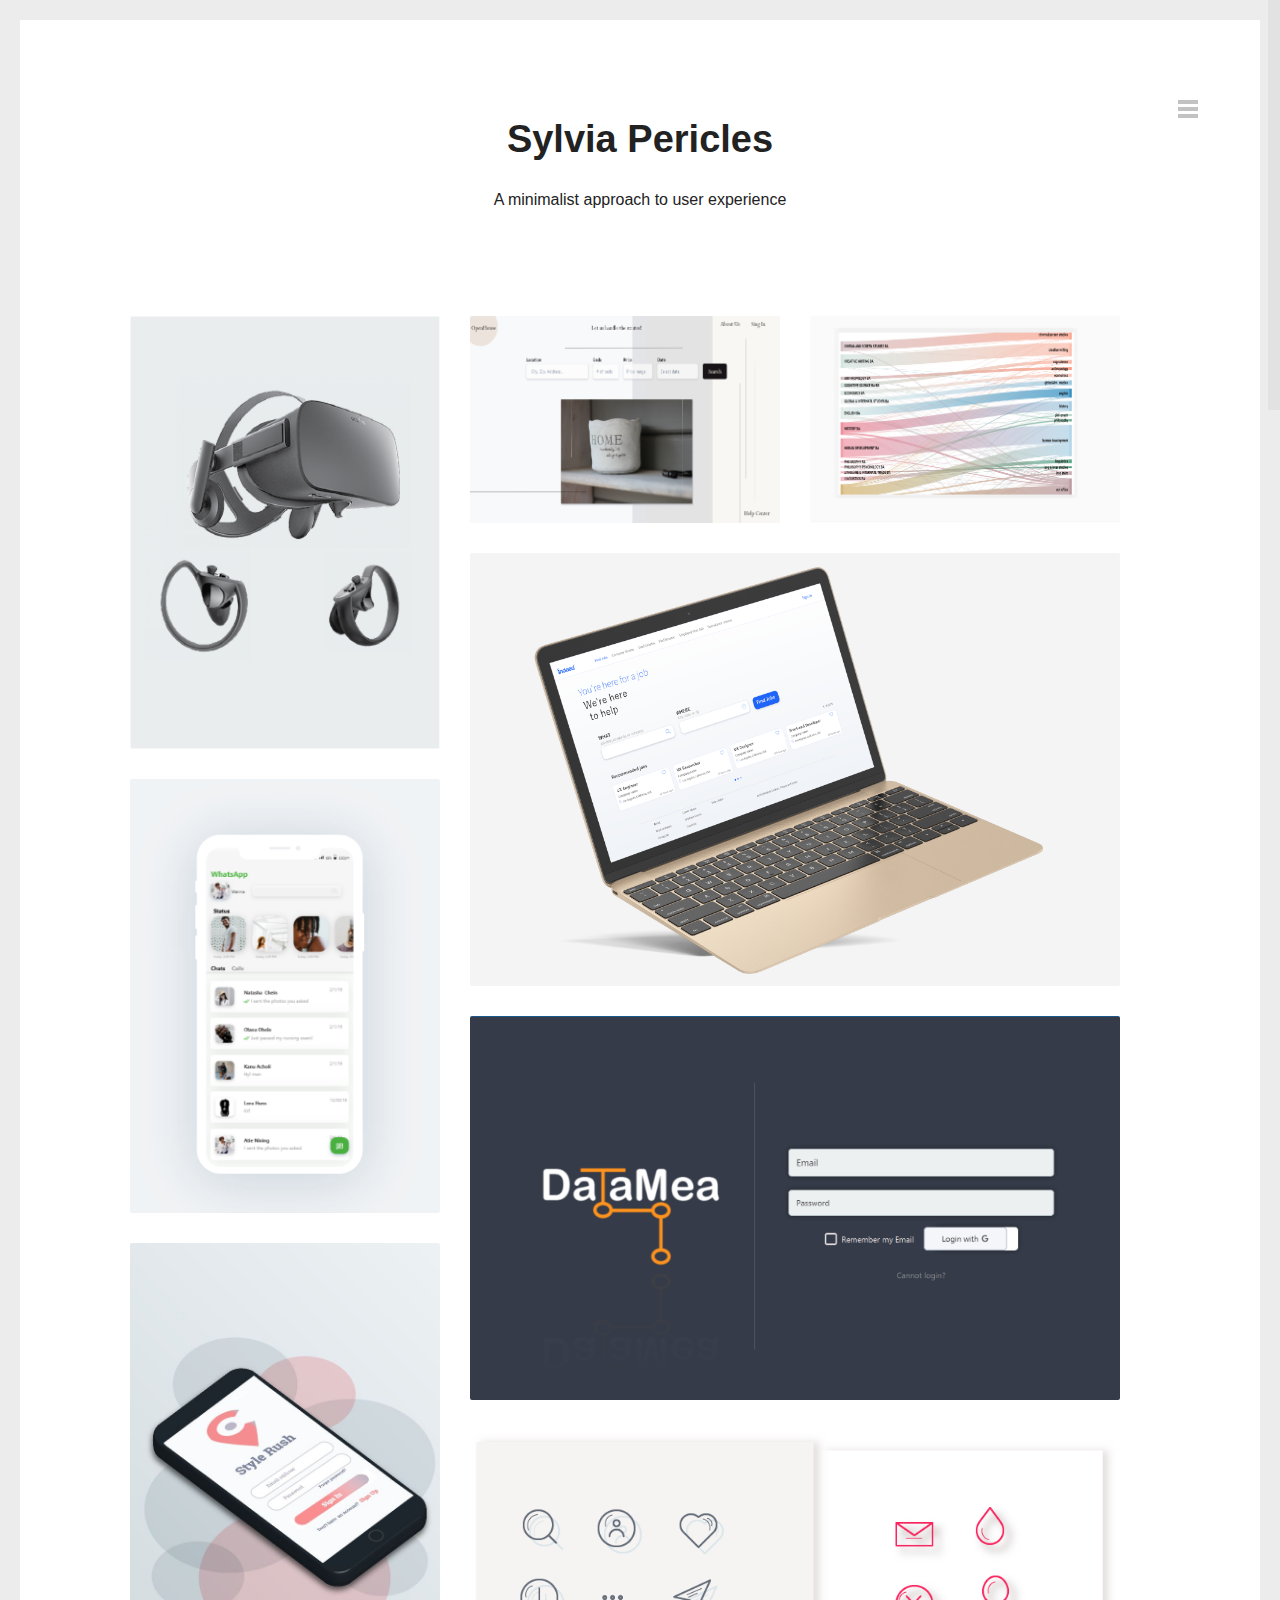
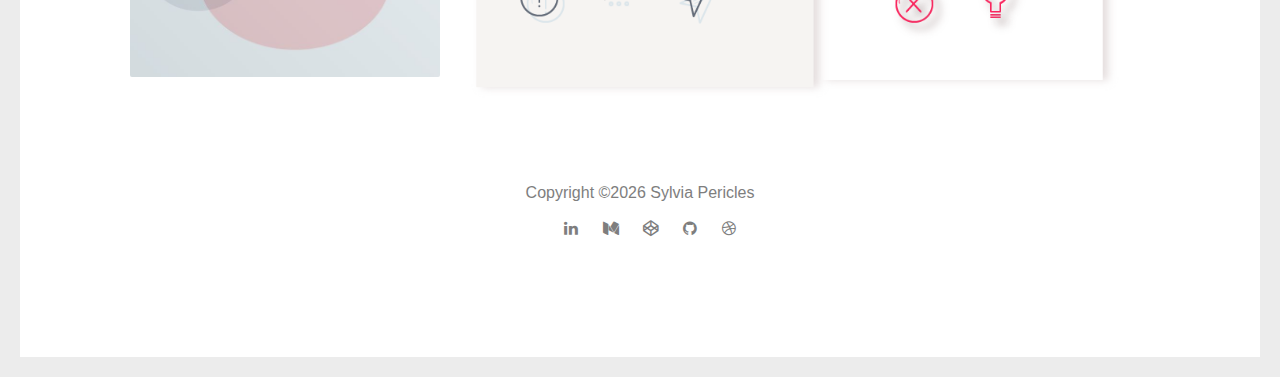
<file: index.html>
<!DOCTYPE HTML>
<html lang="en-US">
    <head>
        <title>Sylvia pericles</title>
        <meta http-equiv="Content-Type" content="text/html; charset=UTF-8">
        <meta name="description" content="Template by Dry Themes" />
        <meta name="keywords" content="HTML, CSS, JavaScript, PHP" />
        <!--<meta name="author" content="DryThemes" />-->
        <meta name="viewport" content="width=device-width, initial-scale=1, maximum-scale=1">

        <link rel="shortcut icon" href="images/favicon.png" />
        <!--<link href="http://fonts.googleapis.com/css?family=Roboto:300,400,400i,700,700i,900%7CMontserrat:400,700%7CPT+Serif" rel="stylesheet" type="text/css">	-->
        <link rel="stylesheet" type="text/css"  href="css/clear.css"/>
        <link rel="stylesheet" type="text/css"  href="css/common.css"/>
        <link rel="stylesheet" type="text/css"  href="css/font-awesome.min.css" />
        <link rel="stylesheet" type="text/css"  href="css/carouFredSel.css" />
        <link rel="stylesheet" type="text/css"  href="css/prettyPhoto.css" />
        <link rel="stylesheet" type="text/css"  href="css/sm-clean.css" />
        <link rel="stylesheet" type="text/css"  href="style.css"/>

        <!--[if lt IE 9]>
                <script src="js/html5shiv.js"></script>                
                <script src="js/respond.min.js"></script>                
        <![endif]-->

    </head>
    <body class="page">

        <table class="doc-loader">
            <tbody>
                <tr>
                    <td>
                        <img src="images/favicon.png" alt="Loading...">
                    </td>
                </tr>
            </tbody>
        </table>   


        <div class="menu-wraper center-relative">
            <div class="menu-logo center-text">
                <a href="index.html">
                    <!--<img src="images/favicon.png" alt="Reopen" />-->
                </a>               
            </div>
            <nav id="header-main-menu" class="big-menu">
                <ul class="main-menu sm sm-clean">
                    <li>
                        <a href="index.html">Work</a>
                    </li>
                    <li>
                        <a href="about.html">About Me!</a>
                    </li>
                    <li>
                        <a target="_blank" href="https://drive.google.com/file/d/1IkRar-O4u2C2yNSUTNVxohJZBmywwUom/view?usp=sharing">Resume</a>
                    </li>
                </ul>                
            </nav>            
            <div class="clear"></div>
        </div>

        <div class="body-wrapper">           
            <div class="header-holder center-relative relative">
                <div class="header-logo center-text">
                    <a href="index.html">
                        <h1> Sylvia Pericles </h1>  <p class="title"> A minimalist approach to user experience</p>
                        <!--<img src="images/favicon.png" alt="Reopen WP">-->
                    </a>               
                </div>
                <div class="toggle-holder absolute">
                    <div id="toggle">
                        <div class="first-menu-line"></div>
                        <div class="second-menu-line"></div>
                        <div class="third-menu-line"></div>
                    </div>
                </div>
                <div class="clear"></div>	
            </div>


            <div class="grid" id="portfolio">
                <div class="grid-sizer"></div>
                <!--<div class="grid-item element-item p_one_third">-->
                    <!--<a href="" >-->
                        <!--<img src="images/styleR.JPG" alt="" />-->
                        <!--<div class="portfolio-text-holder">-->
                            <!--<p class="portfolio-text">Style Rush App</p>-->
                            <!--<p class="portfolio-type">UI/UX Design</p>-->
                            <!--<p class="portfolio-type"> IN PROGRESS</p>-->
                        <!--</div>-->
                    <!--</a>-->
                <!--</div>-->

                <div class="grid-item element-item p_one_third">
                    <a href="vr.html">
                        <img src="images/vrtop.png" alt="" />
                        <div class="portfolio-text-holder">
                            <p class="portfolio-text">VR Gaming UX</p>
                            <p class="portfolio-type">Research | Publication</p>
                        </div>
                    </a>
                </div>
                
                <div class="grid-item element-item p_one_third">
                    <a href="openH.html" data-rel="">
                        <img src="images/OpenHLanding1.png" alt="" />
                        <div class="portfolio-text-holder">
                            <p class="portfolio-text">Open House App</p>
                            <p class="portfolio-type">Front-end Dev | Visual Design</p>
                        </div>
                    </a>
                </div>
                
                <!--<div class="grid-item element-item p_one_third">-->
                    <!--<a href="eCom.html" data-rel="">-->
                        <!--<img src="images/mobile/Ecom.png" alt="" />-->
                        <!--<div class="portfolio-text-holder">-->
                            <!--<p class="portfolio-text">E-commerce App</p>-->
                            <!--<p class="portfolio-type">Visual Design</p>-->
                        <!--</div>-->
                    <!--</a>-->
                <!--</div>-->

                <!--<div class="grid-item element-item p_one_third">-->
                <!--<a href="whatsapp.html" data-rel="">-->
                <!--<img src="images/calcPhone.png" alt="" />-->
                <!--<div class="portfolio-text-holder">-->
                <!--<p class="portfolio-text">Clockulon App</p>-->
                <!--<p class="portfolio-type">Interaction + Visual Design</p>-->
                <!--</div>-->
                <!--</a>-->
                <!--</div>-->

                <div class="grid-item element-item p_one_third">
                    <a href="OswegoVisualization.html">
                        <img src="images/Visualization0.png" alt="" />
                        <div class="portfolio-text-holder">
                            <p class="portfolio-text">Major vs Major Data Visualization</p>
                            <p class="portfolio-type">Front-End Dev</p>
                        </div>
                    </a>
                </div>


                <div class="grid-item element-item p_two_third">
                    <a href="indeed.html">
                        <img src="images/indeedScreen.png" alt="" />
                        <div class="portfolio-text-holder">
                            <p class="portfolio-text">Indeed Re-Design</p>
                            <p class="portfolio-type">Visual Design</p>
                        </div>
                    </a>
                </div>

                <div class="grid-item element-item p_one_third">
                    <a href="whatsapp.html" >
                        <img src="images/mobile/whatsappScreen.png" alt="" />
                        <div class="portfolio-text-holder">
                            <p class="portfolio-text">WhatsApp Re-Design</p>
                            <p class="portfolio-type">Visual Design</p>
                        </div>
                    </a>
                </div>

                <div class="grid-item element-item p_two_third">
                    <a href="DataMea.html" data-rel="">
                        <img src="images/DataMea/DataMea3.png"  alt="" />
                        <div class="portfolio-text-holder">
                            <p class="portfolio-text">DataMea App</p>
                            <p class="portfolio-type">UI/UX Design | Research</p>
                        </div>
                    </a>
                </div>
                <div class="grid-item element-item p_one_third">
                    <a href="" >
                        <img src="images/styleR.JPG" alt="" />
                        <div class="portfolio-text-holder">
                            <p class="portfolio-text">Style Rush App</p>
                            <p class="portfolio-type">UI/UX Design</p>
                            <p class="portfolio-type"> IN PROGRESS</p>
                        </div>
                    </a>
                </div>
                <div class="grid-item element-item p_two_third">
                    <a href="animation.html" data-rel="">
                        <img src="images/myicons1.png"  alt="" />
                        <div class="portfolio-text-holder">
                            <p class="portfolio-text"> Graphics and Motions</p>
                            <p class="portfolio-type"> Visual</p>
                        </div>
                    </a>
                </div>






                <!--<div class="grid-item element-item  p_one_third">-->
                    <!--<a href="mobileBlog.html">-->
                        <!--<img src="images/Log%20Intest.png" alt="" />-->
                        <!--<div class="portfolio-text-holder">-->
                            <!--<p class="portfolio-text">Blog App</p>-->
                            <!--<p class="portfolio-type">Visual Design</p>-->
                        <!--</div>-->
                    <!--</a>-->
                <!--</div>-->




                <!--<div class="grid-item element-item p_one_third">-->
                    <!--<a href="vr.html">-->
                        <!--<img src="images/VRHeadC.png" alt="" />-->
                        <!--<div class="portfolio-text-holder">-->
                            <!--<p class="portfolio-text">VR Gaming UX</p>-->
                            <!--<p class="portfolio-type">Research | Publication</p>-->
                        <!--</div>-->
                    <!--</a>-->
                <!--</div>-->
                
                <!--<div class="grid-item element-item p_one_third">-->
                    <!--<a href="graphicDesigns.html" data-rel="">-->
                        <!--<img src="images/plowed.io.png" alt="" />-->
                        <!--<div class="portfolio-text-holder">-->
                            <!--<p class="portfolio-text">Plowed.io Logo</p>-->
                            <!--<p class="portfolio-type">Graphic Design</p>-->
                        <!--</div>-->
                    <!--</a>-->
                <!--</div>-->

                <!--<div class="grid-item element-item p_one_third">-->
                    <!--<a href="">-->
                        <!--<img src="images/dV3.JPG" alt="" />-->
                        <!--<div class="portfolio-text-holder">-->
                            <!--<p class="portfolio-text">Major vs Major Data Visualization</p>-->
                            <!--<p class="portfolio-type">Front-End Dev</p>-->
                        <!--</div>-->
                    <!--</a>-->
                <!--</div>-->


                <!--<div class="grid-item element-item p_one_third">-->
                    <!--<a href="OswegoVisualization.html">-->
                        <!--<img src="images/visualization.PNG" alt="" />-->
                        <!--<div class="portfolio-text-holder">-->
                            <!--<p class="portfolio-text">Major vs Major Data Visualization</p>-->
                            <!--<p class="portfolio-type">Front-End Dev</p>-->
                        <!--</div>-->
                    <!--</a>-->
                <!--</div>-->



                <!--<div class="grid-item element-item p_one_third">-->
                    <!--<a href="single.html">-->
                        <!--<img src="images/vrController01.jpg" alt="" />-->
                        <!--<div class="portfolio-text-holder">-->
                            <!--<p class="portfolio-text">BOTTLE</p>-->
                            <!--<p class="portfolio-type">ARTICLE</p>-->
                        <!--</div>-->
                    <!--</a>-->
                <!--</div>-->
            </div>
            <div class="clear"></div>

            <div class="clear"></div>   


            <!--Footer-->

            <footer class="footer">
                <div class="content-970 center-relative">			
                    <ul>
                        <li class="copyright-footer">
Copyright &copy;<script>document.write(new Date().getFullYear());</script> Sylvia Pericles</a>
                        </li>
                        <li class="social-footer">
<a>
                                <a class="icons" href="https://www.linkedin.com/in/sylvia-pericles-753054a4">
                                    <span class="fa fa-linkedin"></span></a>
                                <a class="icons" href=""><span class="fa fa-medium"></span></a>
                                <a class="icons" href=" https://codepen.io/spericles/">
                                    <span class="fa fa-codepen"></span></a>
                                <a class="icons" href="https://github.com/spericles">
                                    <span class="fa fa-github"></span></a>
                                <a class="icons" href="https://dribbble.com/spericles">
                                    <span class="fa fa-dribbble"></span></a>
                            </a>
                        </li>            
                    </ul>
                </div>
            </footer>

            <!-- End .body-border -->
        </div>


        <!--Load JavaScript-->
        <script src="js/jquery.js"></script>			                                       
        <script src="js/jquery.fitvids.js"></script>
        <script src="js/jquery.smartmenus.min.js"></script>
        <script src="js/isotope.pkgd.js"></script>
        <script src="js/imagesloaded.pkgd.js"></script>        
        <script src="js/isotope.pkgd.js"></script>        
        <script src="js/jquery.carouFredSel-6.0.0-packed.js"></script>
        <script src="js/jquery.mousewheel.min.js"></script>
        <script src="js/jquery.touchSwipe.min.js"></script>
        <script src="js/jquery.easing.1.3.js"></script>
        <script src="js/imagesloaded.pkgd.js"></script>
        <script src="js/jquery.prettyPhoto.js"></script>
        <script src="js/jquery.nicescroll.min.js"></script>
        <script src="js/main.js"></script>
    </body>
</html>
</file>
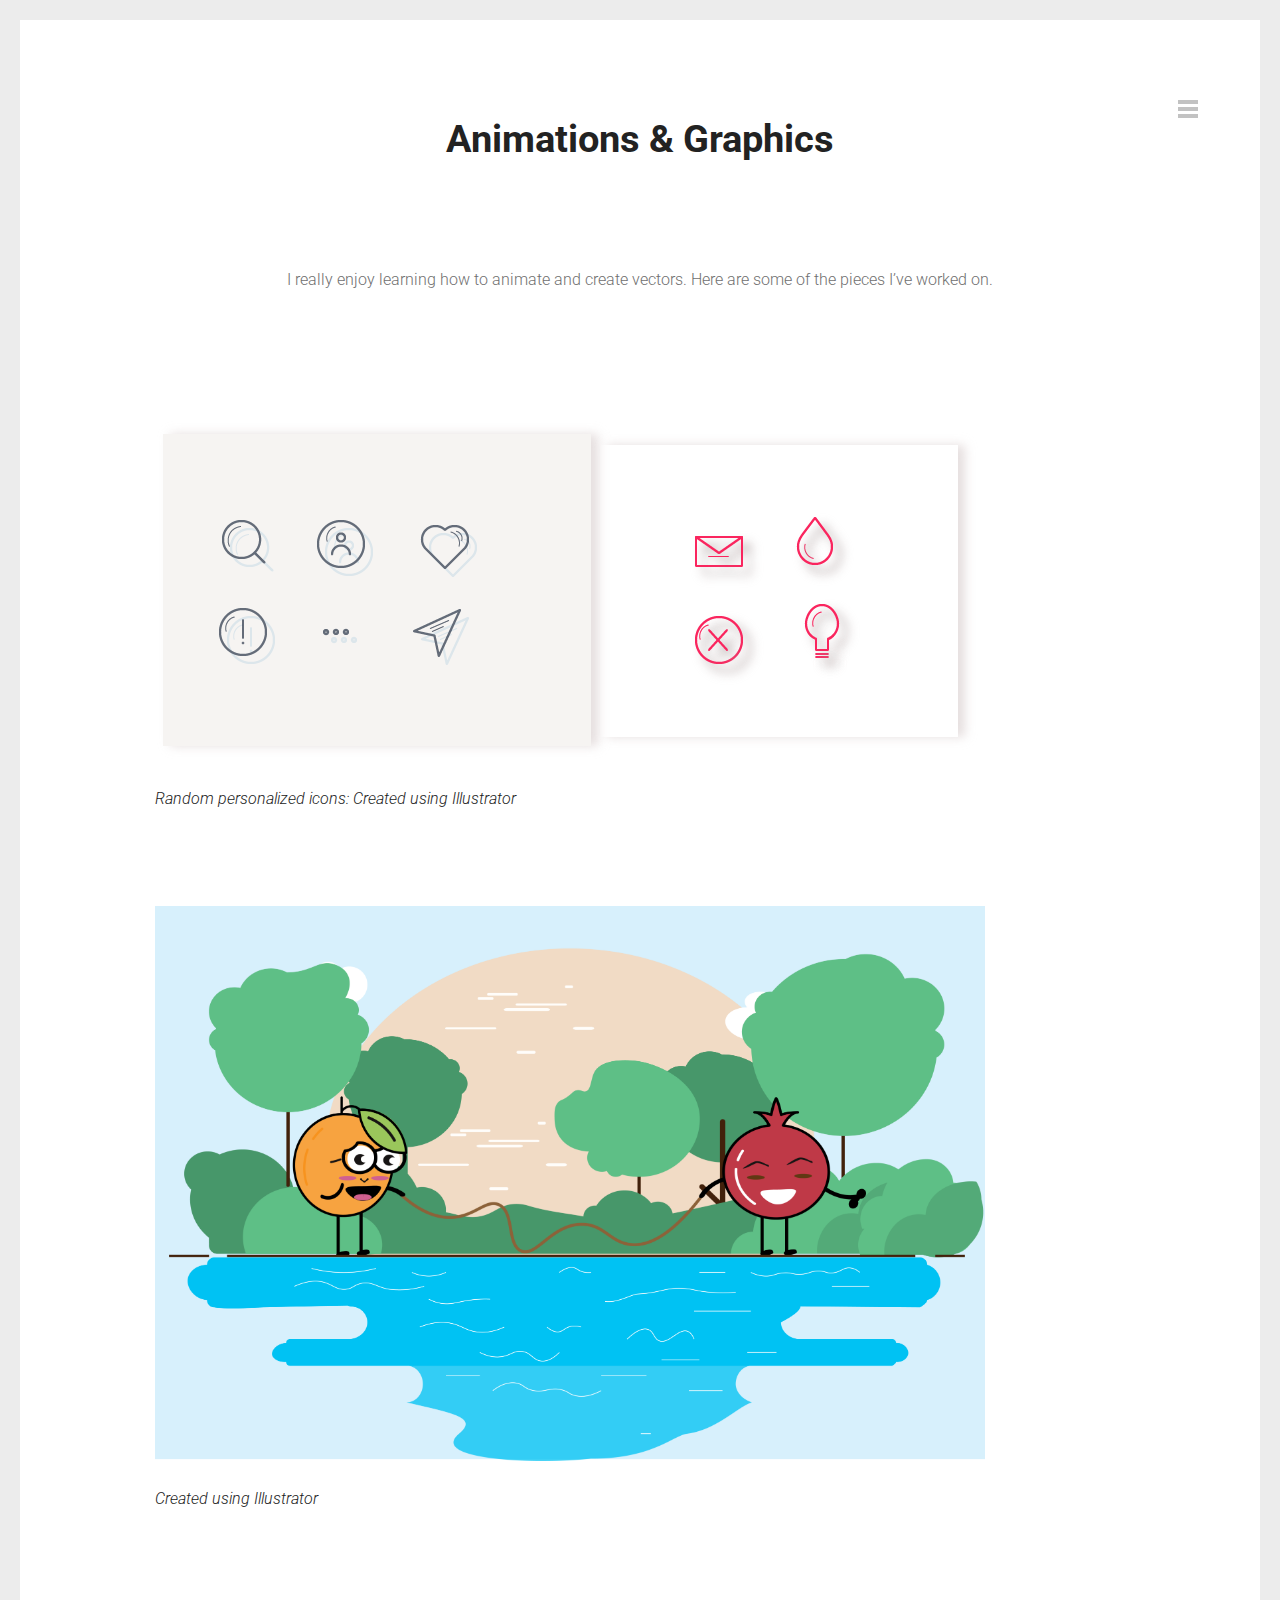
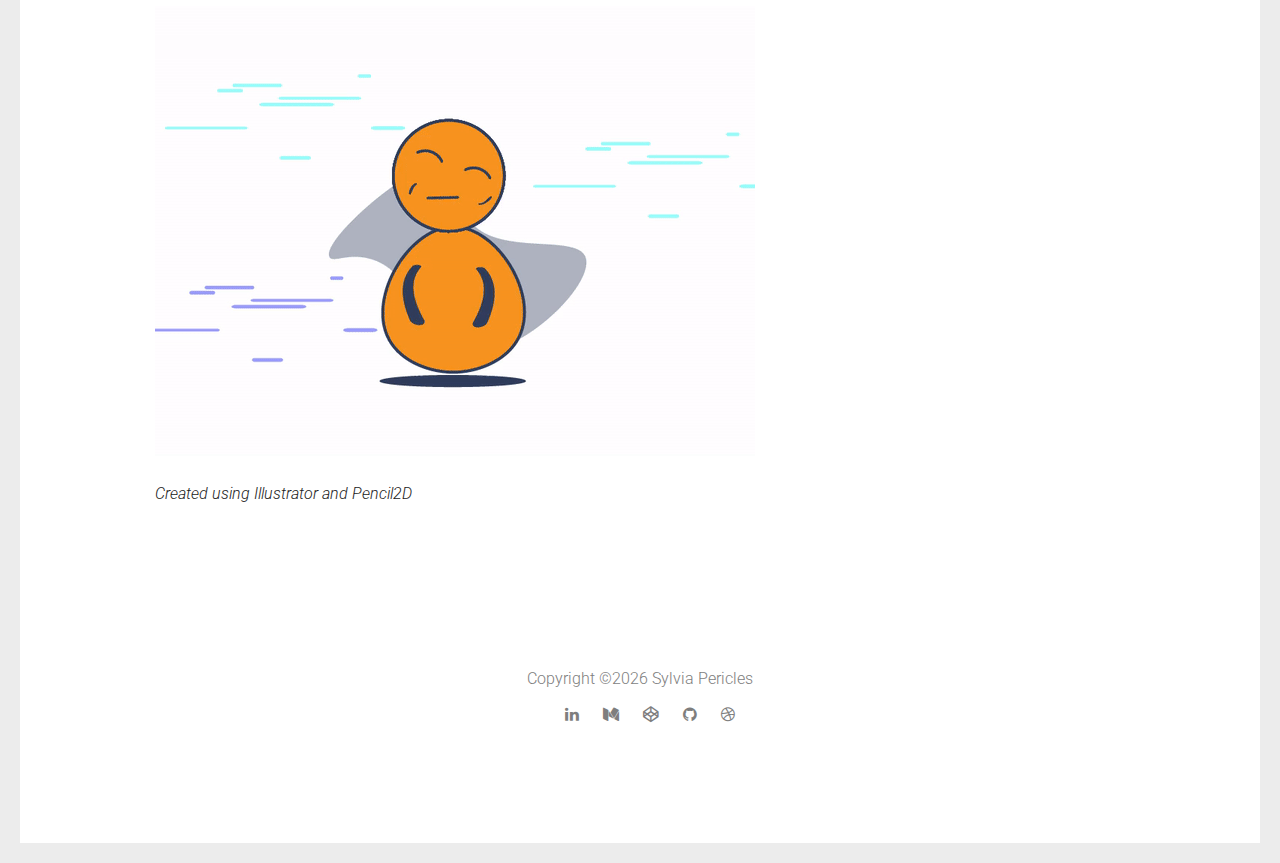
<file: animation.html>
<!DOCTYPE HTML>
<html lang="en-US">
<head>
    <title>Animation & Graphics</title>
    <meta http-equiv="Content-Type" content="text/html; charset=UTF-8">
    <meta name="keywords" content="HTML, CSS, JavaScript, PHP" />
    <meta name="author" content="DryThemes" />
    <meta name="viewport" content="width=device-width, initial-scale=1, maximum-scale=1">

    <link rel="shortcut icon" href="images/favicon.png" />
    <link href='http://fonts.googleapis.com/css?family=Roboto:300,400,400i,700,700i,900%7CMontserrat:400,700%7CPT+Serif' rel='stylesheet' type='text/css'>
    <link rel="stylesheet" type="text/css"  href='css/clear.css' />
    <link rel="stylesheet" type="text/css"  href='css/common.css' />
    <link rel="stylesheet" type="text/css"  href='css/font-awesome.min.css' />
    <link rel="stylesheet" type="text/css"  href='css/carouFredSel.css' />
    <link rel="stylesheet" type="text/css"  href='css/prettyPhoto.css' />
    <link rel="stylesheet" type="text/css"  href='css/sm-clean.css' />
    <link rel="stylesheet" type="text/css"  href='style.css' />

    <!--[if lt IE 9]>
    <script src="js/html5shiv.js"></script>
    <script src="js/respond.min.js"></script>
    <![endif]-->

</head>
<body class="post single-post">


<div class="menu-wraper center-relative">
    <nav id="header-main-menu" class="big-menu">
        <ul class="main-menu sm sm-clean">
            <li>
                <a href="index.html">Work</a>
            </li>
            <li>
                <a href="about.html">About Me!</a>
            </li>
            <li>
                <a href="https://drive.google.com/file/d/1IkRar-O4u2C2yNSUTNVxohJZBmywwUom/view?usp=sharing">Resume</a>
            </li>
        </ul>
    </nav>
    <div class="clear"></div>
</div>

<div class="body-wrapper">
    <div class="header-holder center-relative relative">
        <div class="header-logo center-text">
            <a href="index.html">
                <h1>Animations & Graphics</h1>
                <!--<p> 2018 IEEE Games, Entertainment, Media Conference (GEM) &nbsp; |&nbsp; Publication </p>-->
            </a>
        </div>
        <div class="toggle-holder absolute">
            <div id="toggle">
                <div class="first-menu-line"></div>
                <div class="second-menu-line"></div>
                <div class="third-menu-line"></div>
            </div>
        </div>
        <div class="clear"></div>
    </div>

    <div class="post-info">
        <!--<div class="post-date">-->
        <!--&lt;!&ndash;<p><strong>Role:</strong>&nbsp; Sketch, Wireframe, Hi-fi Prototype<br>&ndash;&gt;-->
        <!--</div>-->
        <p>
            I really enjoy learning how to animate and create vectors. Here are some of the pieces I’ve worked on.
            <br>
            <br>
        </p>
    </div>
    <div id="content" class="site-content center-relative">
        <article>
            <div class="center-relative clear">

                <div class="entry-content">
                    <div class="content-wrap">

                        <p>
                            <img src="images/myicons1.png" alt="" />
                            <br>
                            <i> Random personalized icons: Created using Illustrator</i>
                        </p>

                        <br>
                        <br>
                        <p>
                            <img src="images/pract1.png" alt="" />
                        <br>
                        <i> Created using Illustrator</i>
                        </p>

                        <br>
                        <br>
                        <p>
                            <img src="images/emotionAnimation.gif" alt="" />
                            <br>
                            <i> Created using Illustrator and Pencil2D</i>

                        </p>




                        <!--<br>-->
                            <!--<br>-->
                        <!--<p>-->
                            <!--<img src="images/mangoGif.gif" alt="" />-->
                            <!--<br>-->
                            <!--<i> Created using Illustrator and Pencil2D</i>-->

                            <!--</p>-->



                    </div>
                    <div class="clear"></div>
            </div>
            </div>
        </article>

</div>
    <br>
    <br>

<!--Footer-->

<footer class="footer">
    <div class="content-970 center-relative">
        <ul>
            <li class="copyright-footer">
                Copyright &copy;<script>document.write(new Date().getFullYear());</script> Sylvia Pericles</a>
            </li>
            <li class="social-footer">
                <a>
                    <a class="icons" href="https://www.linkedin.com/in/sylvia-pericles-753054a4">
                        <span class="fa fa-linkedin"></span></a>
                    <a class="icons" href=""><span class="fa fa-medium"></span></a>
                    <a class="icons" href=" https://codepen.io/spericles/">
                        <span class="fa fa-codepen"></span></a>
                    <a class="icons" href="https://github.com/spericles">
                        <span class="fa fa-github"></span></a>
                    <a class="icons" href="https://dribbble.com/spericles">
                        <span class="fa fa-dribbble"></span></a>
                </a>
            </li>
        </ul>
    </div>
</footer>

<!-- End .body-border -->
</div>


<!--Load JavaScript-->
<script src="js/jquery.js"></script>
<script src='js/jquery.fitvids.js'></script>
<script src='js/jquery.smartmenus.min.js'></script>
<script src='js/isotope.pkgd.js'></script>
<script src='js/imagesloaded.pkgd.js'></script>
<script src='js/isotope.pkgd.js'></script>
<script src='js/jquery.carouFredSel-6.0.0-packed.js'></script>
<script src='js/jquery.mousewheel.min.js'></script>
<script src='js/jquery.touchSwipe.min.js'></script>
<script src='js/jquery.easing.1.3.js'></script>
<script src='js/imagesloaded.pkgd.js'></script>
<script src='js/jquery.prettyPhoto.js'></script>
<script src='js/jquery.nicescroll.min.js'></script>
<script src='js/main.js'></script>
</body>
</html>
</file>
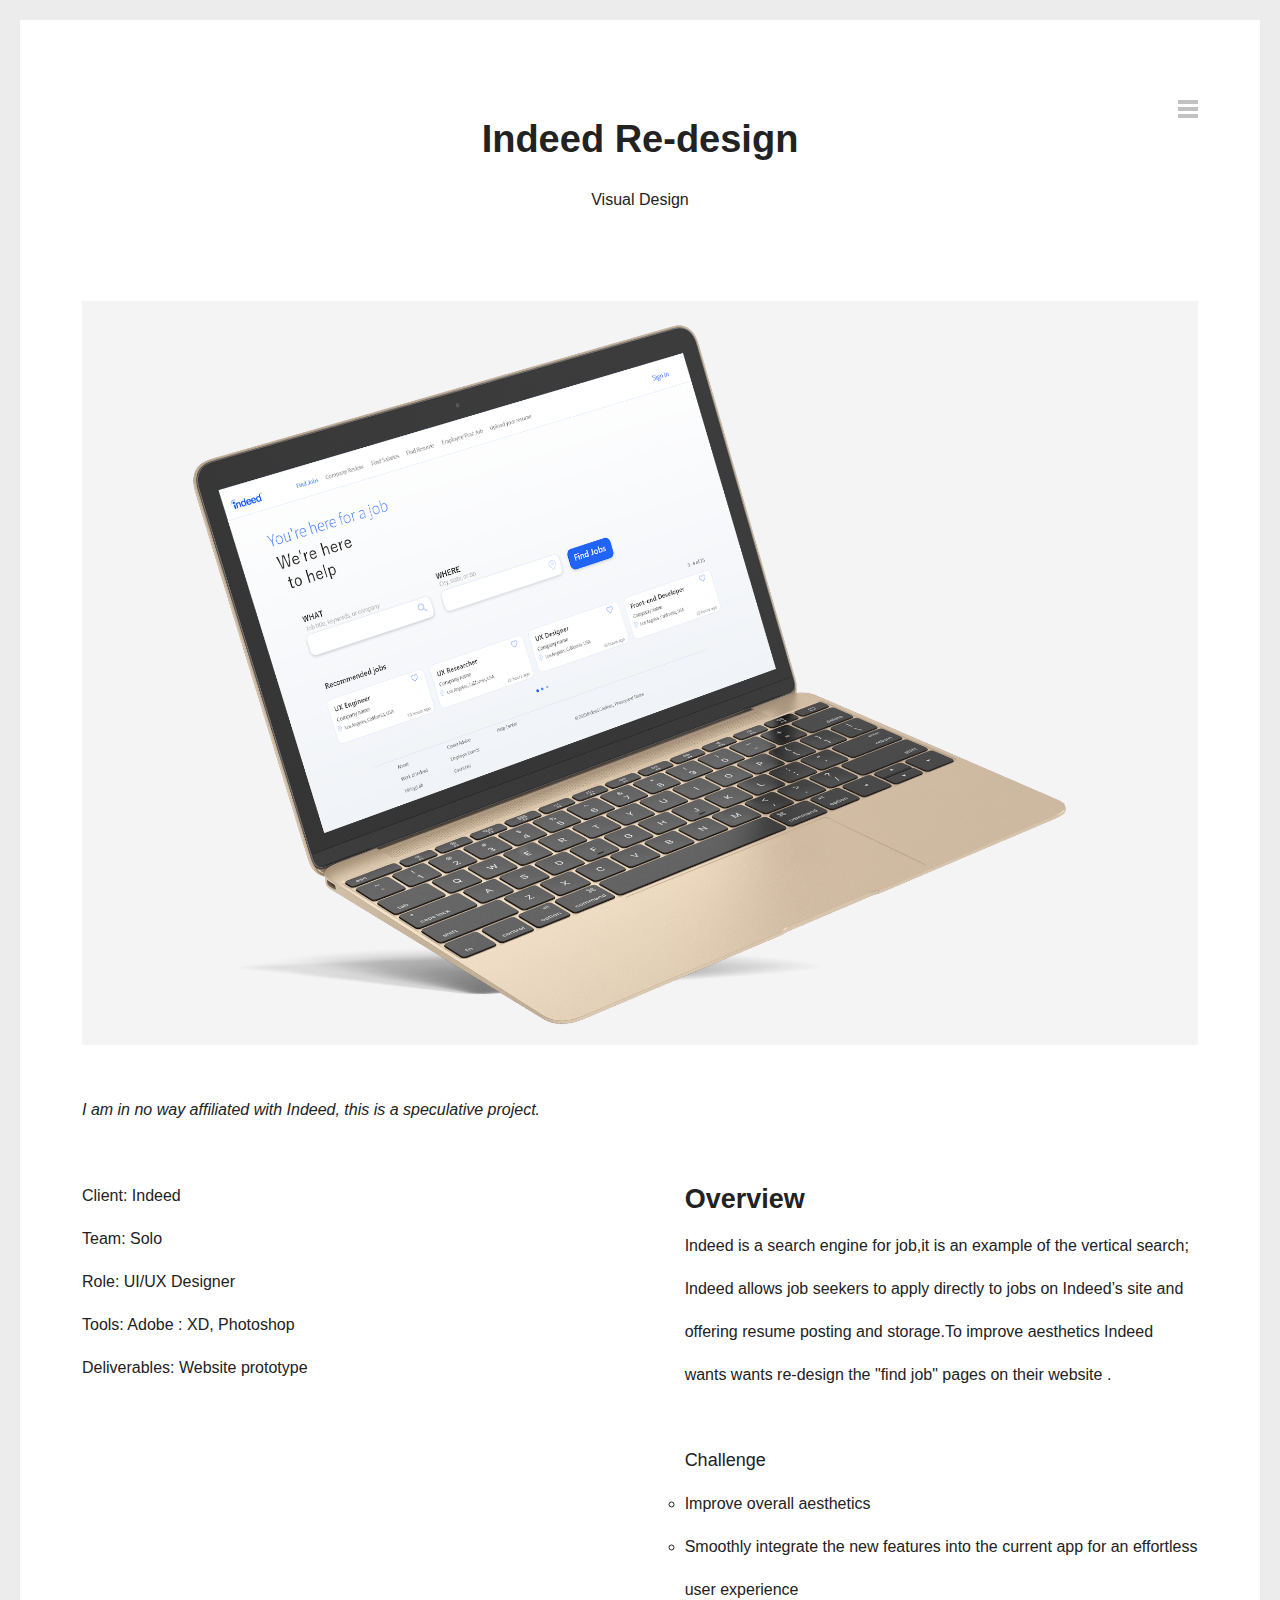
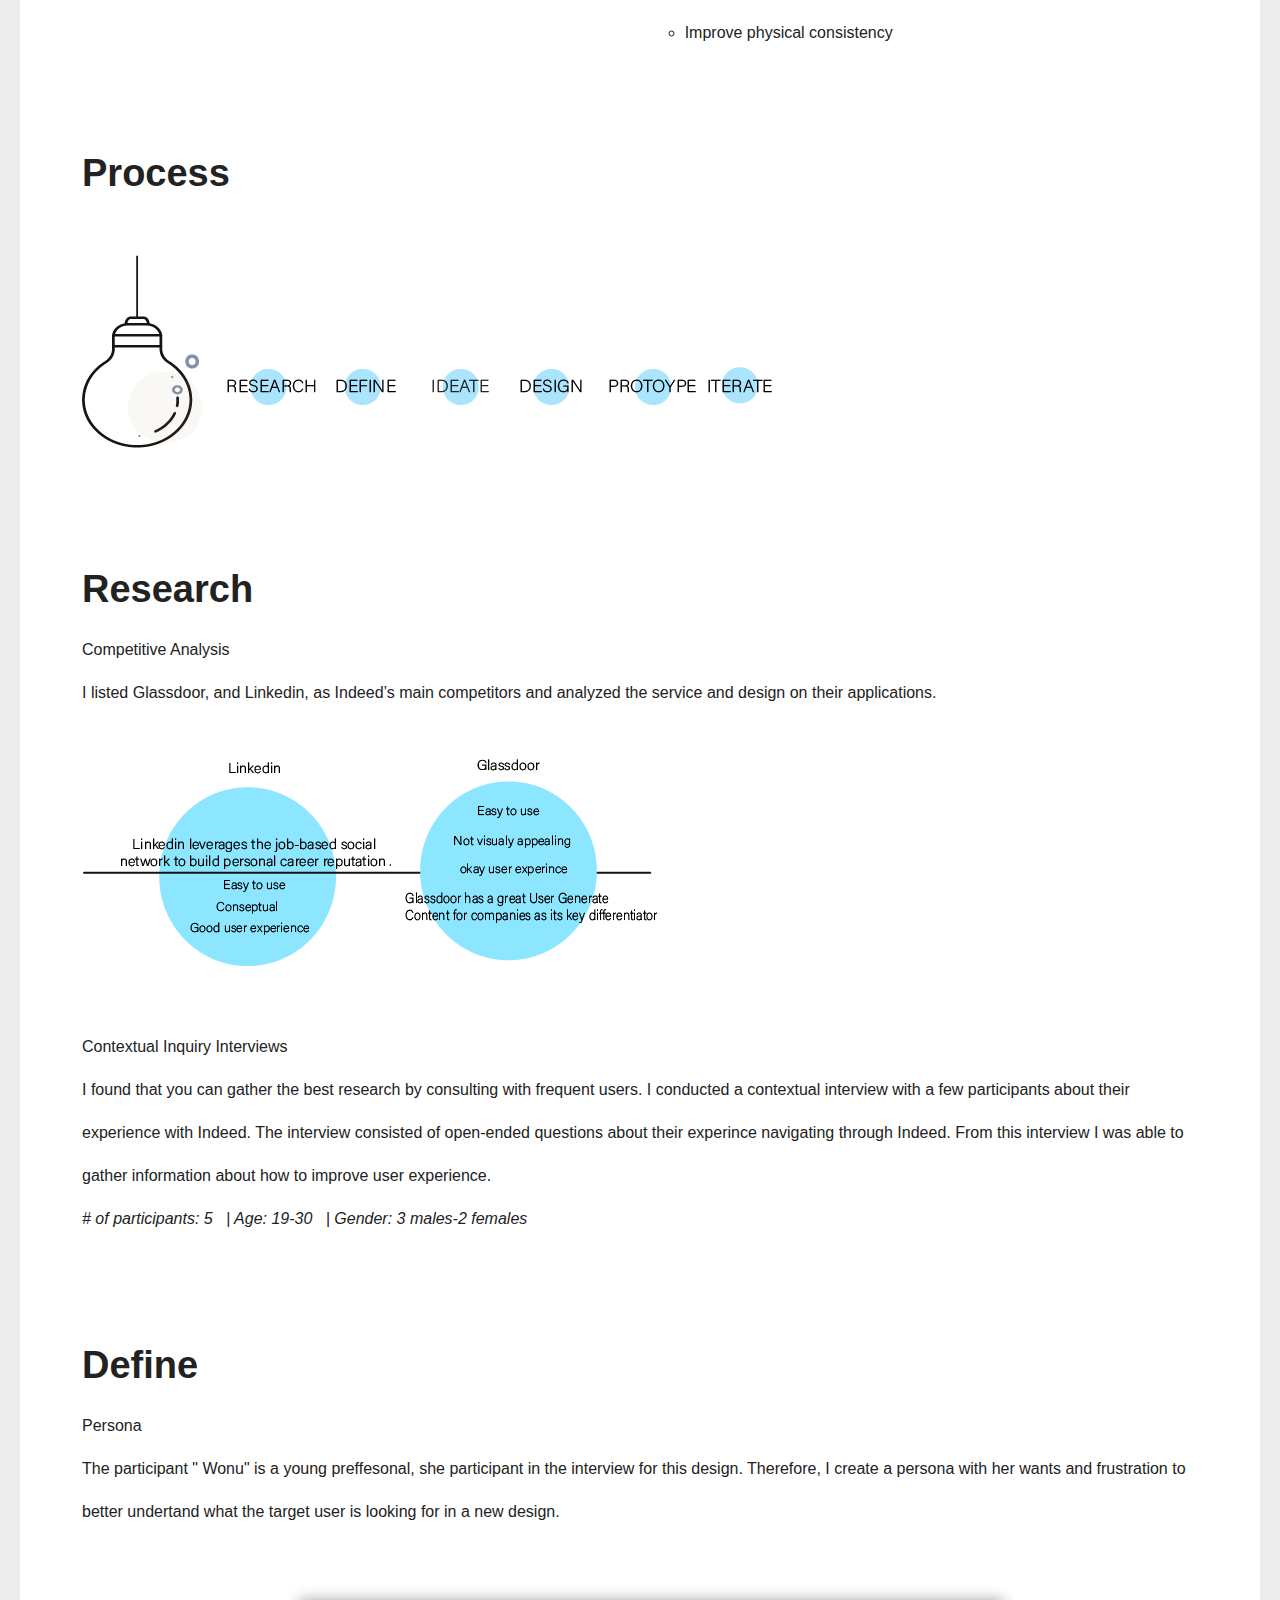
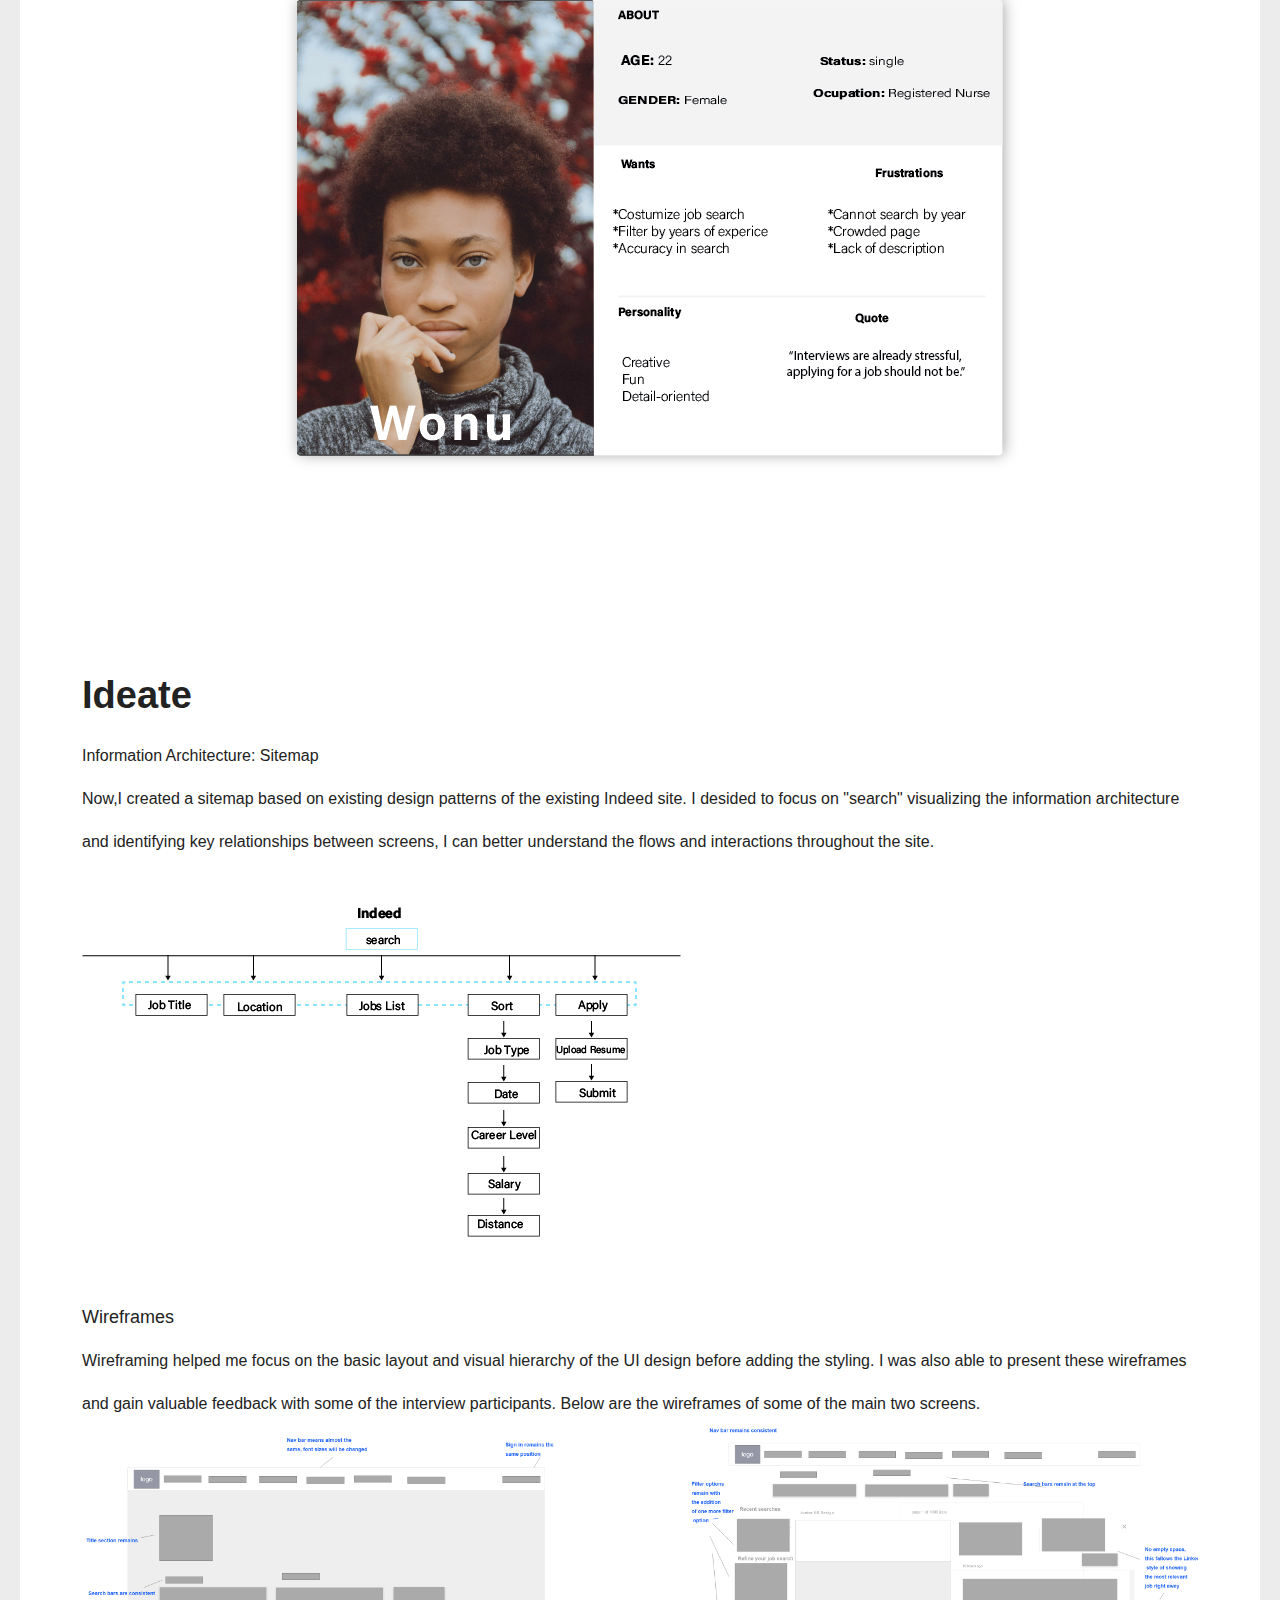
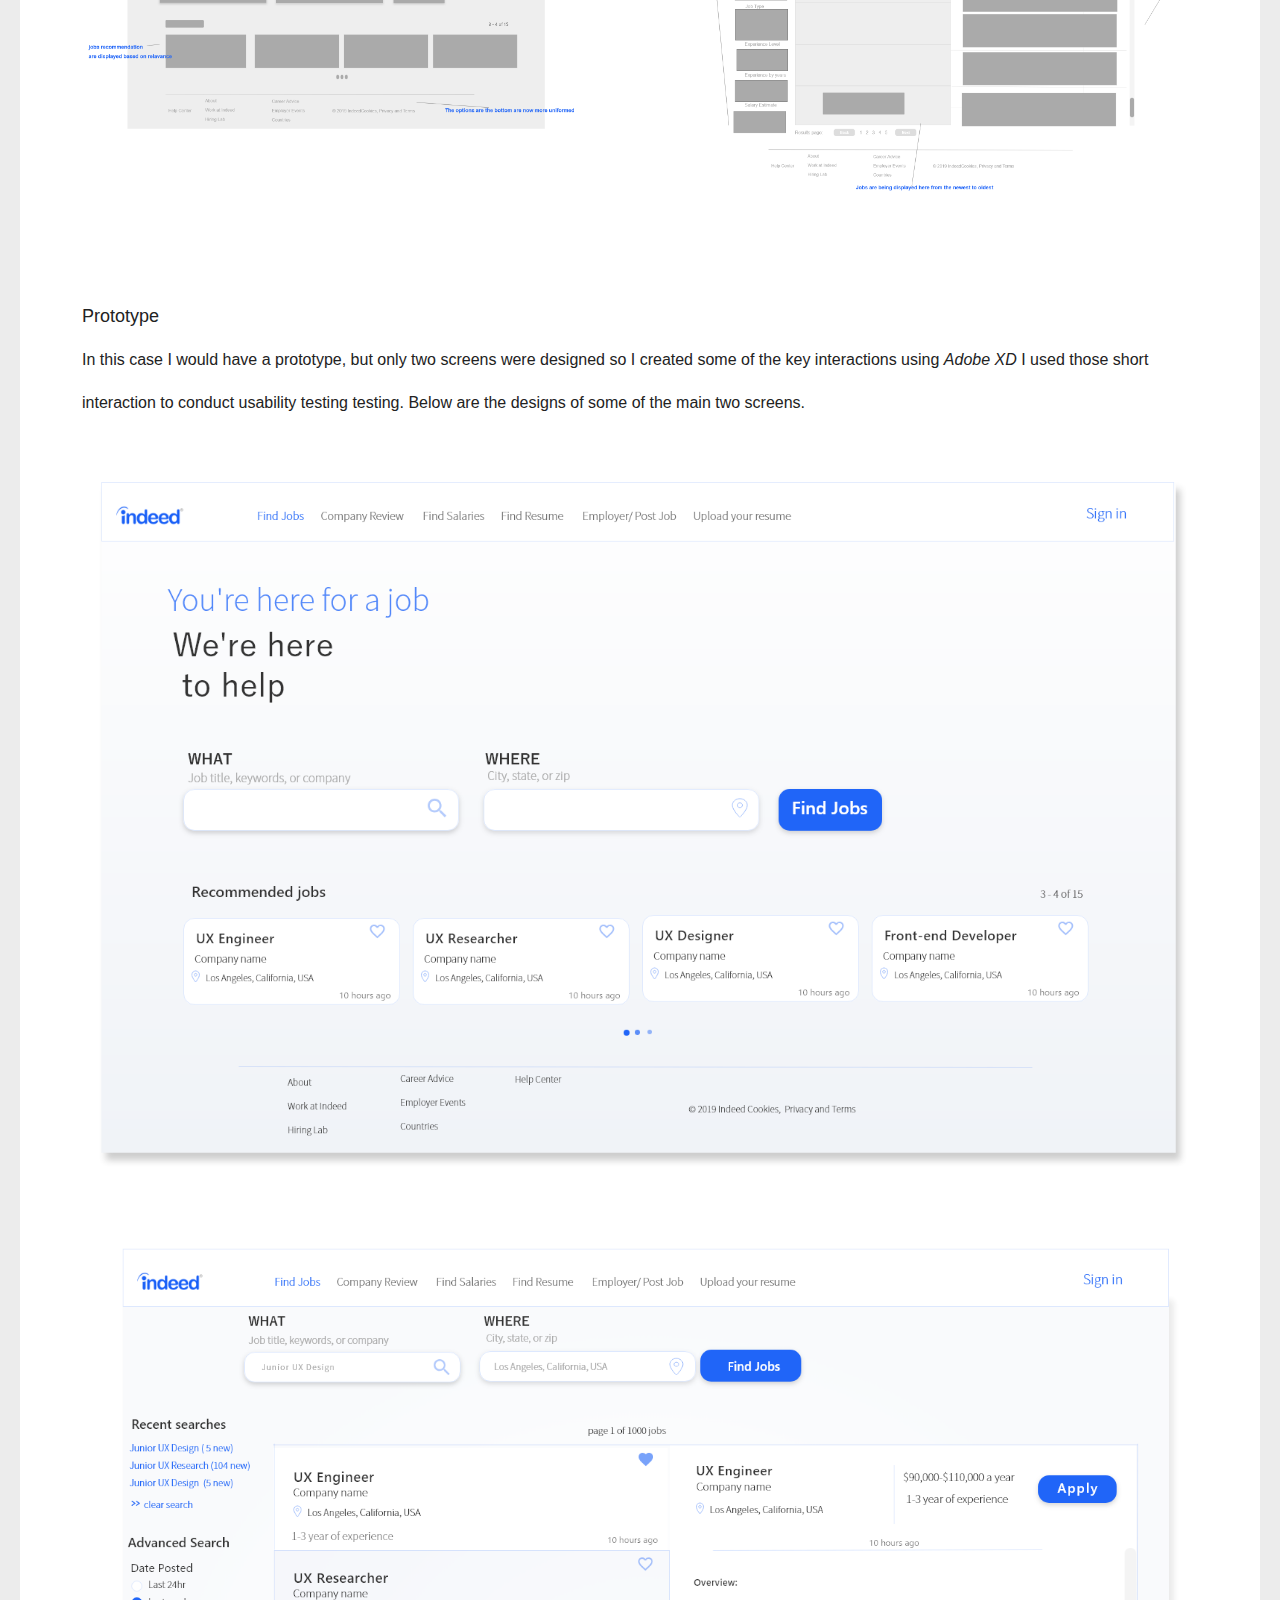
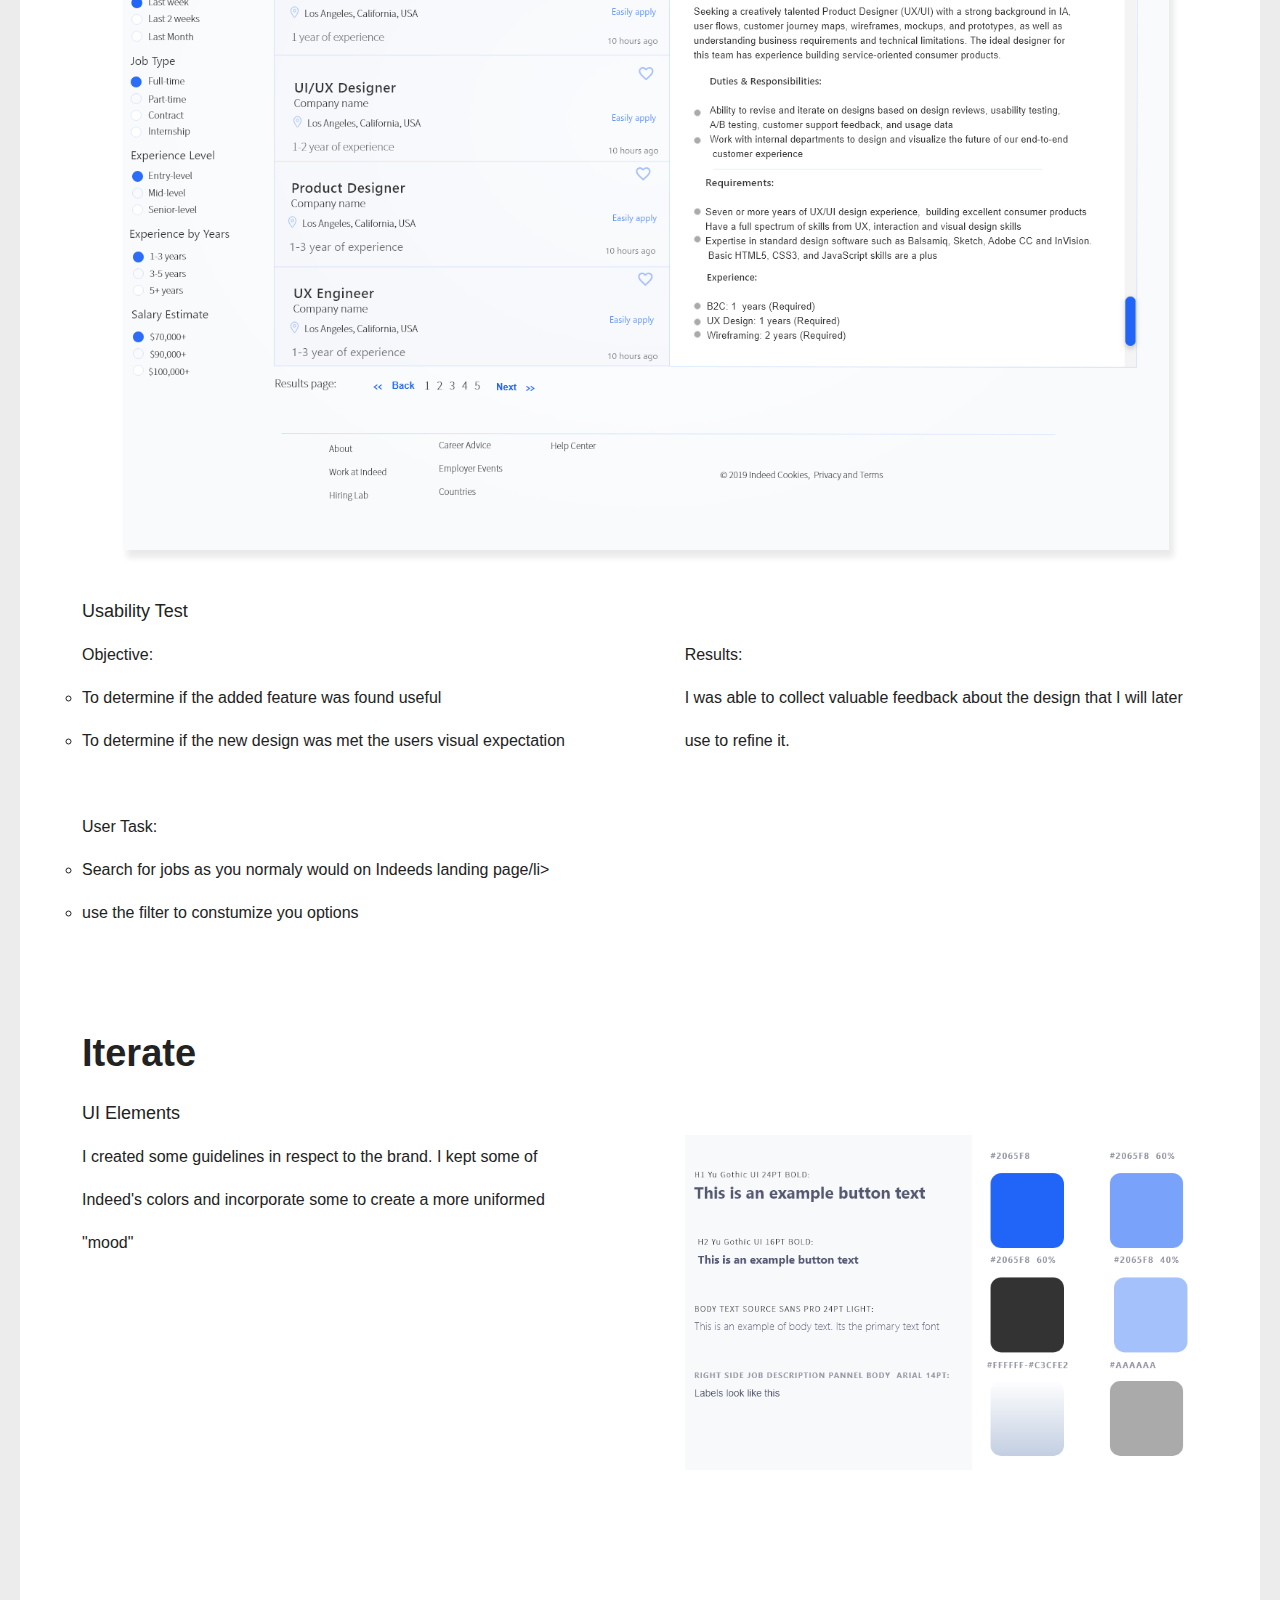
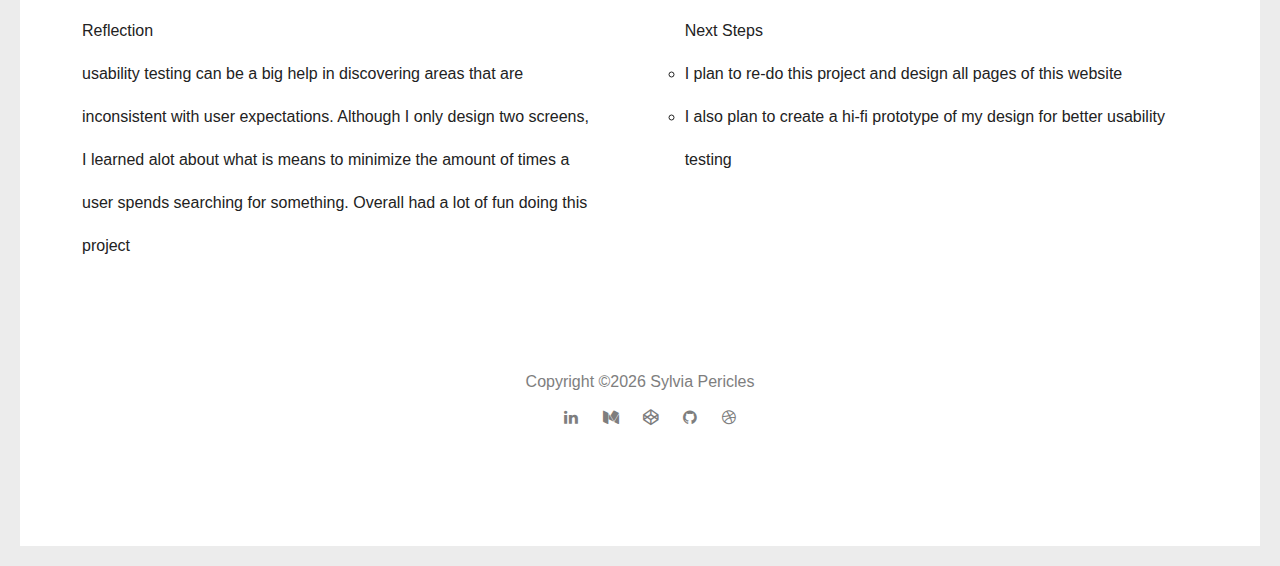
<file: indeed.html>
<!DOCTYPE HTML>
<html lang="en-US">
<head>
    <title> Indeed</title>
    <meta http-equiv="Content-Type" content="text/html; charset=UTF-8">
    <meta name="description" content="Template by Dry Themes"/>
    <meta name="keywords" content="HTML, CSS, JavaScript, PHP"/>
    <meta name="author" content="DryThemes"/>
    <meta name="viewport" content="width=device-width, initial-scale=1, maximum-scale=1">

    <link rel="shortcut icon" href="images/favicon.png"/>
    <!--<link href="https://fonts.googleapis.com/css?family=Roboto:300,400,400i,700,700i,900%7CMontserrat:400,700%7CPT+Serif" rel="stylesheet" type="text/css">-->
    <link rel="stylesheet" type="text/css" href="css/clear.css"/>
    <link rel="stylesheet" type="text/css" href="css/common.css"/>
    <link rel="stylesheet" type="text/css" href="css/font-awesome.min.css"/>
    <link rel="stylesheet" type="text/css" href="css/carouFredSel.css"/>
    <link rel="stylesheet" type="text/css" href="css/prettyPhoto.css"/>
    <link rel="stylesheet" type="text/css" href="css/sm-clean.css"/>
    <link rel="stylesheet" type="text/css" href="style.css"/>

    <!--[if lt IE 9]>
    <script src="js/html5shiv.js"></script>
    <script src="js/respond.min.js"></script>
    <![endif]-->

</head>
<body class="post single-portfolio">

<div class="menu-wraper center-relative">
    <nav id="header-main-menu" class="big-menu">
        <ul class="main-menu sm sm-clean">
            <li>
                <a href="index.html">Work</a>
            </li>
            <li>
                <a href="about.html">About Me!</a>
            </li>
            <li>
                <a href="https://drive.google.com/file/d/1IkRar-O4u2C2yNSUTNVxohJZBmywwUom/view?usp=sharing">Resume</a>
            </li>
        </ul>
    </nav>
    <div class="clear"></div>
</div>

<div class="body-wrapper">
    <div class="header-holder center-relative relative">
        <div class="header-logo center-text">
            <a href="index.html">
                <h1> Indeed Re-design</h1>
                <p> Visual Design </p>
            </a>
        </div>
        <div class="toggle-holder absolute">
            <div id="toggle">
                <div class="first-menu-line"></div>
                <div class="second-menu-line"></div>
                <div class="third-menu-line"></div>
            </div>
        </div>
        <div class="clear"></div>
    </div>

    <div id="content" class="site-content content-1170 center-relative">


        <article>
            <div class="center-relative clear">
                <div class="entry-content">
                    <div class="content-wrap">
                        <div class="one margin-0">
                            <img class="center processPics" src="images/indeedScreen.png" alt="">
                        </div>
                        <div class="clear"></div>
                        <br>
                        <p> <i>I am in no way affiliated with Indeed, this is a speculative project.</i></p>
                        <br>
                        <div class="one_half ">
                            <p>
                                <b>Client:</b> Indeed
                                <br>
                                <b>Team:</b> Solo
                                <br>
                                <b>Role:</b> UI/UX Designer
                                <br>
                                <b>Tools:</b> Adobe : XD, Photoshop
                                <br>
                                <b>Deliverables:</b> Website prototype
                            </p>
                            <br>
                        </div>

                        <div class="one_half last ">
                            <h2>Overview</h2>
                            <p>Indeed is a search engine for job,it is an
                                example of the vertical search; Indeed allows job seekers to apply directly to jobs on
                                Indeed’s site and offering resume posting and storage.To improve aesthetics
                                Indeed wants wants re-design the "find job" pages on their website .
                            </p>
                                <br>
                                <b>Challenge</b>
                            <ul class="a">
                                <li>Improve overall aesthetics</li>
                                <li> Smoothly integrate the new features into the current app for an effortless user experience</li>
                                <li>
                                    Improve physical consistency
                                </li>
                            </ul>
                        </div>
                        <div class="clear"></div>
                        <br>
                        <h1 >Process</h1>
                        <br>
                        <img src="images/DesignProcess2.png" alt=""/>
                        <br>
                        <br>
                        <br>
                        <h1> Research </h1>
                        <p> <b>Competitive Analysis</b></p>
                        <p> I listed Glassdoor, and Linkedin, as Indeed’s main competitors and analyzed the service and design on their applications.
                            <br>
                            <br>
                            <img src="images/compAnalysis.png" alt=""/>
                            <br> <br>

                            <b>Contextual Inquiry Interviews</b>
                            <br>
                             I found that you can gather the best research by consulting with frequent users. I conducted a contextual interview with a few participants about their experience with Indeed.
                             The interview consisted of open-ended questions about their experince navigating through Indeed. From this interview I was able to gather information about how to improve
                            user experience. <br>
                           <i># of participants: 5 &nbsp; | Age: 19-30 &nbsp; | Gender: 3 males-2 females</i>
                        </p>
                        <br>
                        <br>

                        <h1> Define </h1>
                        <p> <b>Persona</b></p>
                        <p>  The participant " Wonu" is a young preffesonal, she participant in the interview for this design.
                            Therefore, I create a persona with her wants and frustration to better undertand what the target user is looking for in a new design.
                            <br>
                            <img src="images/personaIndeed.png" alt=""/>
                        </p>
                        <br>
                        <h1> Ideate</h1>
                        <p> <b>Information Architecture: Sitemap</b></p>
                        <p>  Now,I created a sitemap based on existing design patterns  of the existing Indeed site.
                            I desided to focus on "search" visualizing the information architecture and identifying key relationships between screens, I can better understand the flows and interactions throughout the site.
                            <br>
                            <br>
                            <img src="images/sitemapIndeed.png" alt=""/>
                            <br> <br>
                        </p>

                        <b>Wireframes</b>
                        <p> Wireframing helped me focus on the basic layout and visual hierarchy of the UI design before adding the styling.
                            I was also able to present these wireframes and gain valuable feedback with some of the interview participants.
                            Below are the wireframes of some of the main two screens.
                            <br>
                        </p>
                        <div class="one_half ">
                            <img src="images/landingIn22.png" alt=""/>
                        </div>
                        <div class="one_half last ">
                            <img src="images/dashboardIn22.png" alt=""/>
                        </div>
                        <div class="clear"></div>
                        <!--....-->

                        <br>
                        <b> Prototype</b>
                        <br>
                        <p>  In this case  I would have a prototype, but only two screens were designed so I created some of the key interactions using <i>Adobe XD</i>
                            I used those short interaction to conduct usability testing testing.
                            Below are the designs of some of the main two screens.</p>
                        <br>
                        <img src="images/landingIn11.png" alt=""/>
                        <br>
                        <br>
                        <img src="images/dashboardIn11.png" alt=""/>
                        <br>

                        <b> Usability Test</b>
                        <br>
                        <div class="one_half ">
                            <ul class="a">
                                <p>Objective:</p>
                                <li>To determine if the added feature was found useful</li>
                                <li>To determine if the new design was met the users visual expectation</li>
                                <br>
                                <p>User Task:</p>

                                <li>Search for jobs as you normaly would on Indeeds landing page/li>
                                <li>use the filter to constumize you options</li>

                            </ul>
                        </div>
                        <div class="one_half last ">

                                <p>Results:<br>
                                    I was able to collect valuable feedback about the design
                                    that I will later use to refine it.
                                </p>
                        </div>
                        <div class="clear"></div>



                        <br>
                        <h1> Iterate</h1>
                        <b> UI Elements</b>
                        <br>
                        <div class="one_half ">
                            <p> I created some guidelines in respect to the brand. I kept some of Indeed's
                            colors and incorporate some to create a more uniformed "mood"</p>
                        </div>
                        <div class="one_half last ">
                            <img src="images/typographyIn.png" alt=""/>
                        </div>
                        <div class="clear"></div>
                        <br>
                        <br>



                        <div class="one_half ">
                            <p> <b>Reflection</b></p>
                            <p>  usability testing can be a big help in discovering areas that are inconsistent with user expectations.  Although I only design two screens, I learned alot about
                            what is means to minimize the amount of times a user spends searching for something. Overall had a lot of fun doing this project</p>
                        </div>
                        <div class="one_half last ">
                            <p> <b>Next Steps</b></p>
                            <ul class="a">
                                <li>I plan to re-do this project and design all pages of this website</li>
                                <li>I also plan to create a hi-fi prototype of my design for better usability testing</li>
                            </ul>
                        </div>
                        <div class="clear"></div>






                        <!--/....-->
                    </div>
                </div>
                <div class="clear"></div>
            </div>

        </article>
    </div>


    <!--Footer-->

    <footer class="footer">
        <div class="content-970 center-relative">
            <ul>
                <li class="copyright-footer">
                    Copyright &copy;<script>document.write(new Date().getFullYear());</script>
                    Sylvia Pericles</a>
                </li>
                <li class="social-footer">
                    <a>
                        <a class="icons" href="https://www.linkedin.com/in/sylvia-pericles-753054a4">
                            <span class="fa fa-linkedin"></span></a>
                        <a class="icons" href=""><span class="fa fa-medium"></span></a>
                        <a class="icons" href=" https://codepen.io/spericles/">
                            <span class="fa fa-codepen"></span></a>
                        <a class="icons" href="https://github.com/spericles">
                            <span class="fa fa-github"></span></a>
                        <a class="icons" href="https://dribbble.com/spericles">
                            <span class="fa fa-dribbble"></span></a>
                    </a>
                </li>
            </ul>
        </div>
    </footer>
    <!-- End .body-border -->
</div>


<!--Load JavaScript-->
<script src="js/jquery.js"></script>
<script src="js/jquery.fitvids.js"></script>
<script src="js/jquery.smartmenus.min.js"></script>
<script src="js/isotope.pkgd.js"></script>
<script src="js/imagesloaded.pkgd.js"></script>
<script src="js/isotope.pkgd.js"></script>
<script src="js/jquery.carouFredSel-6.0.0-packed.js"></script>
<script src="js/jquery.mousewheel.min.js"></script>
<script src="js/jquery.touchSwipe.min.js"></script>
<script src="js/jquery.easing.1.3.js"></script>
<script src="js/imagesloaded.pkgd.js"></script>
<script src="js/jquery.prettyPhoto.js"></script>
<script src="js/jquery.nicescroll.min.js"></script>
<script src="js/main.js"></script>
</body>
</html>
</file>
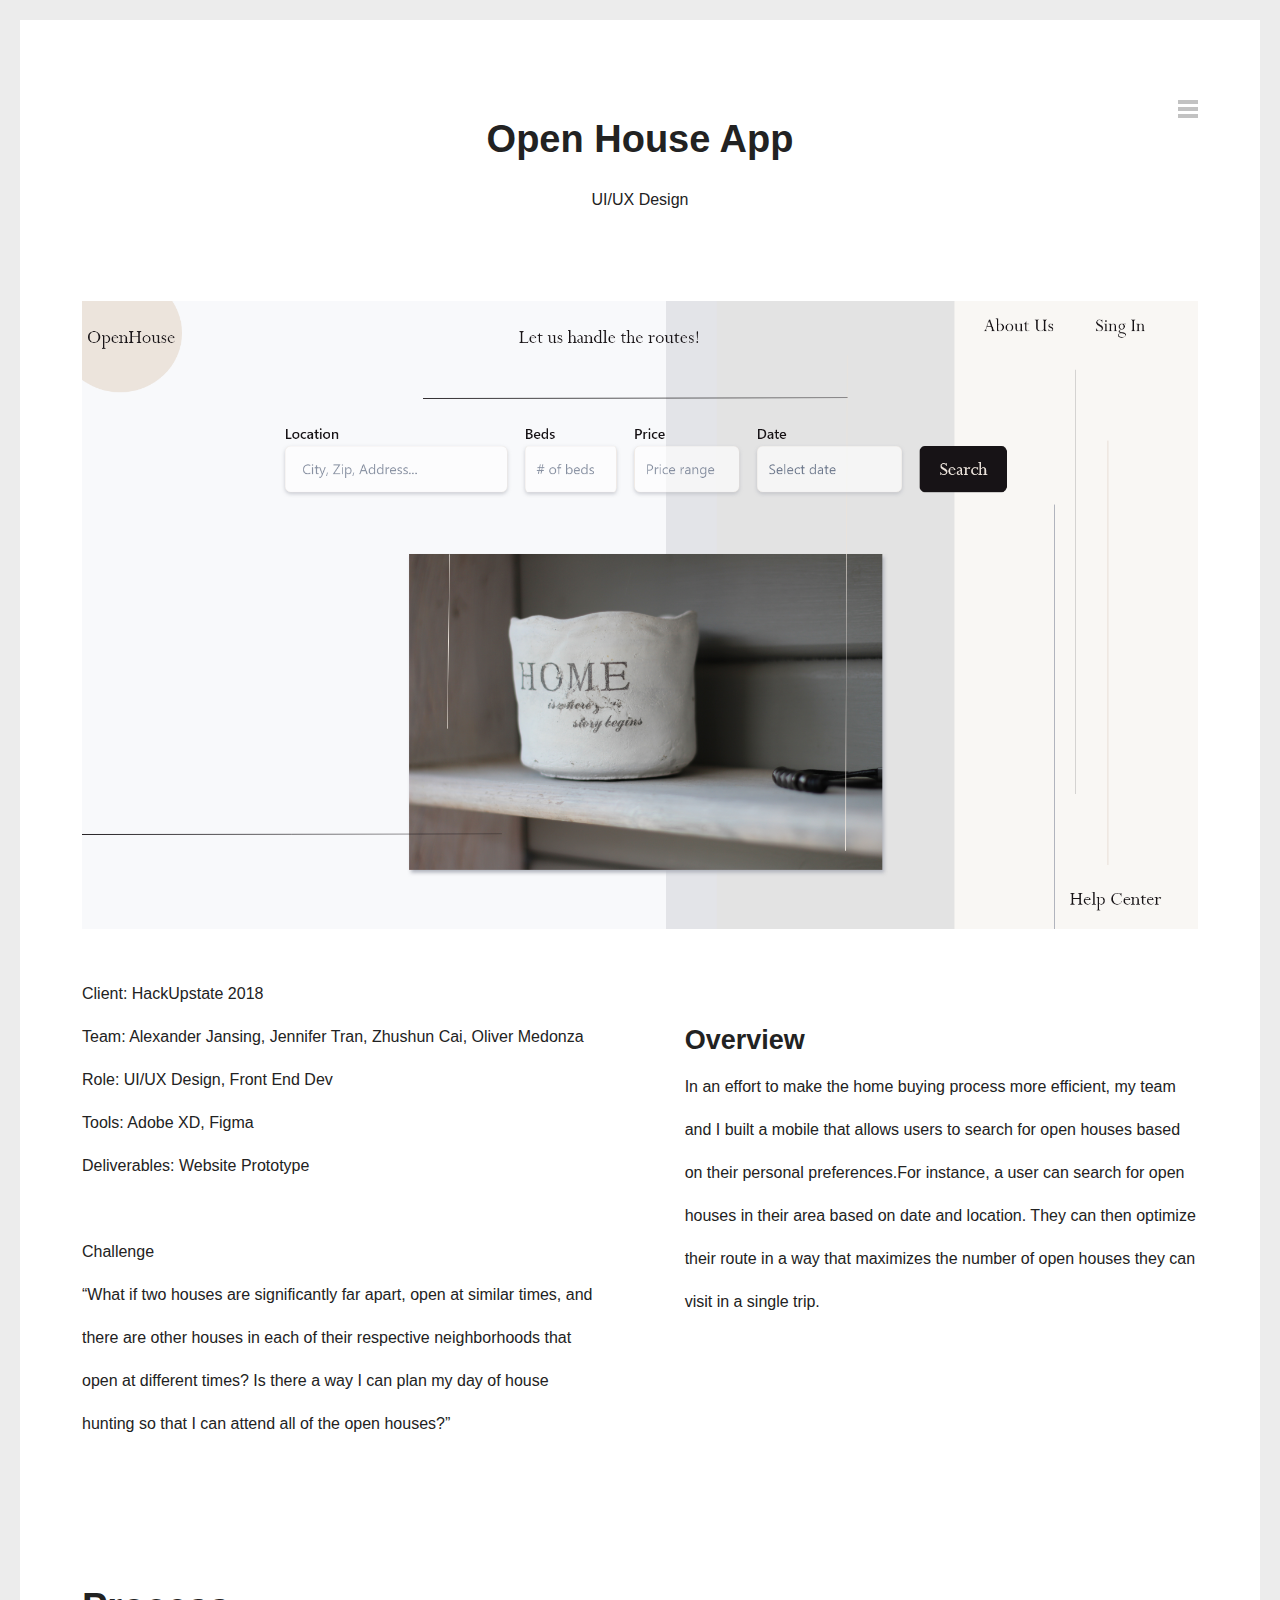
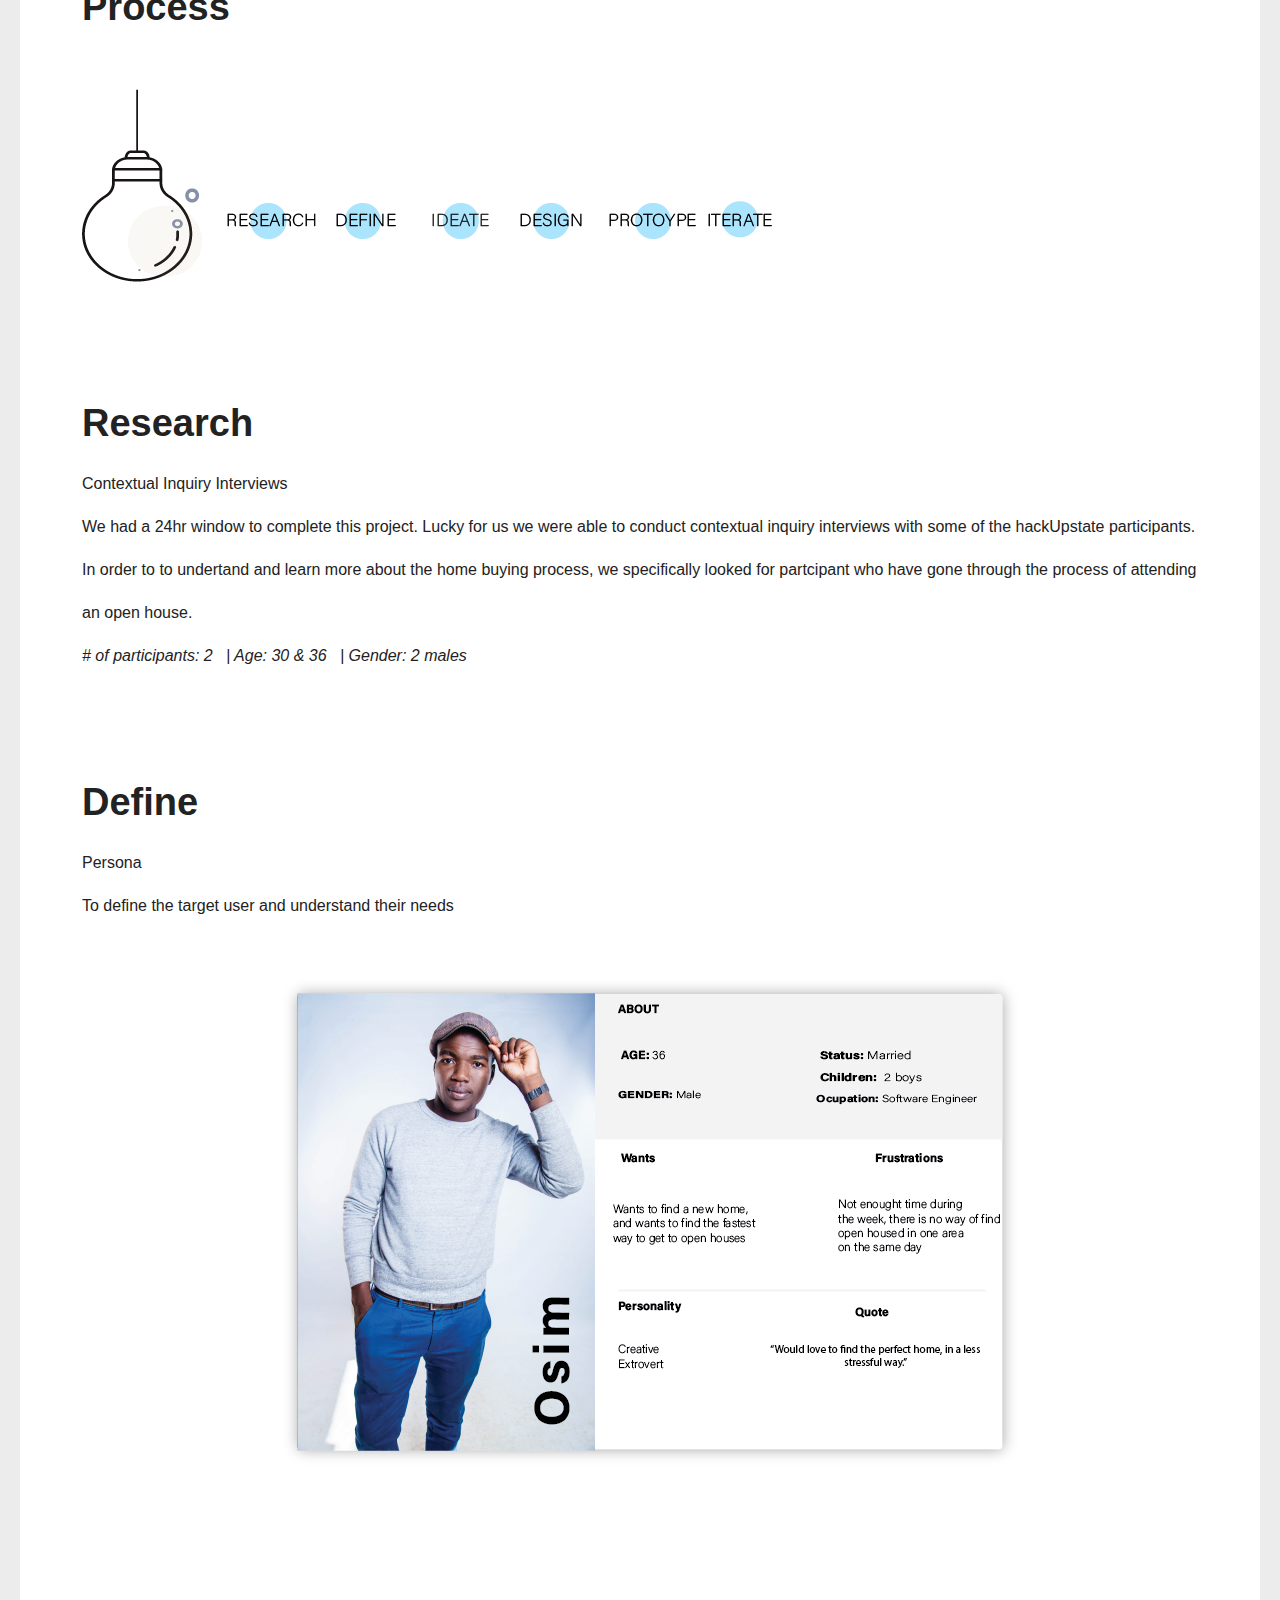
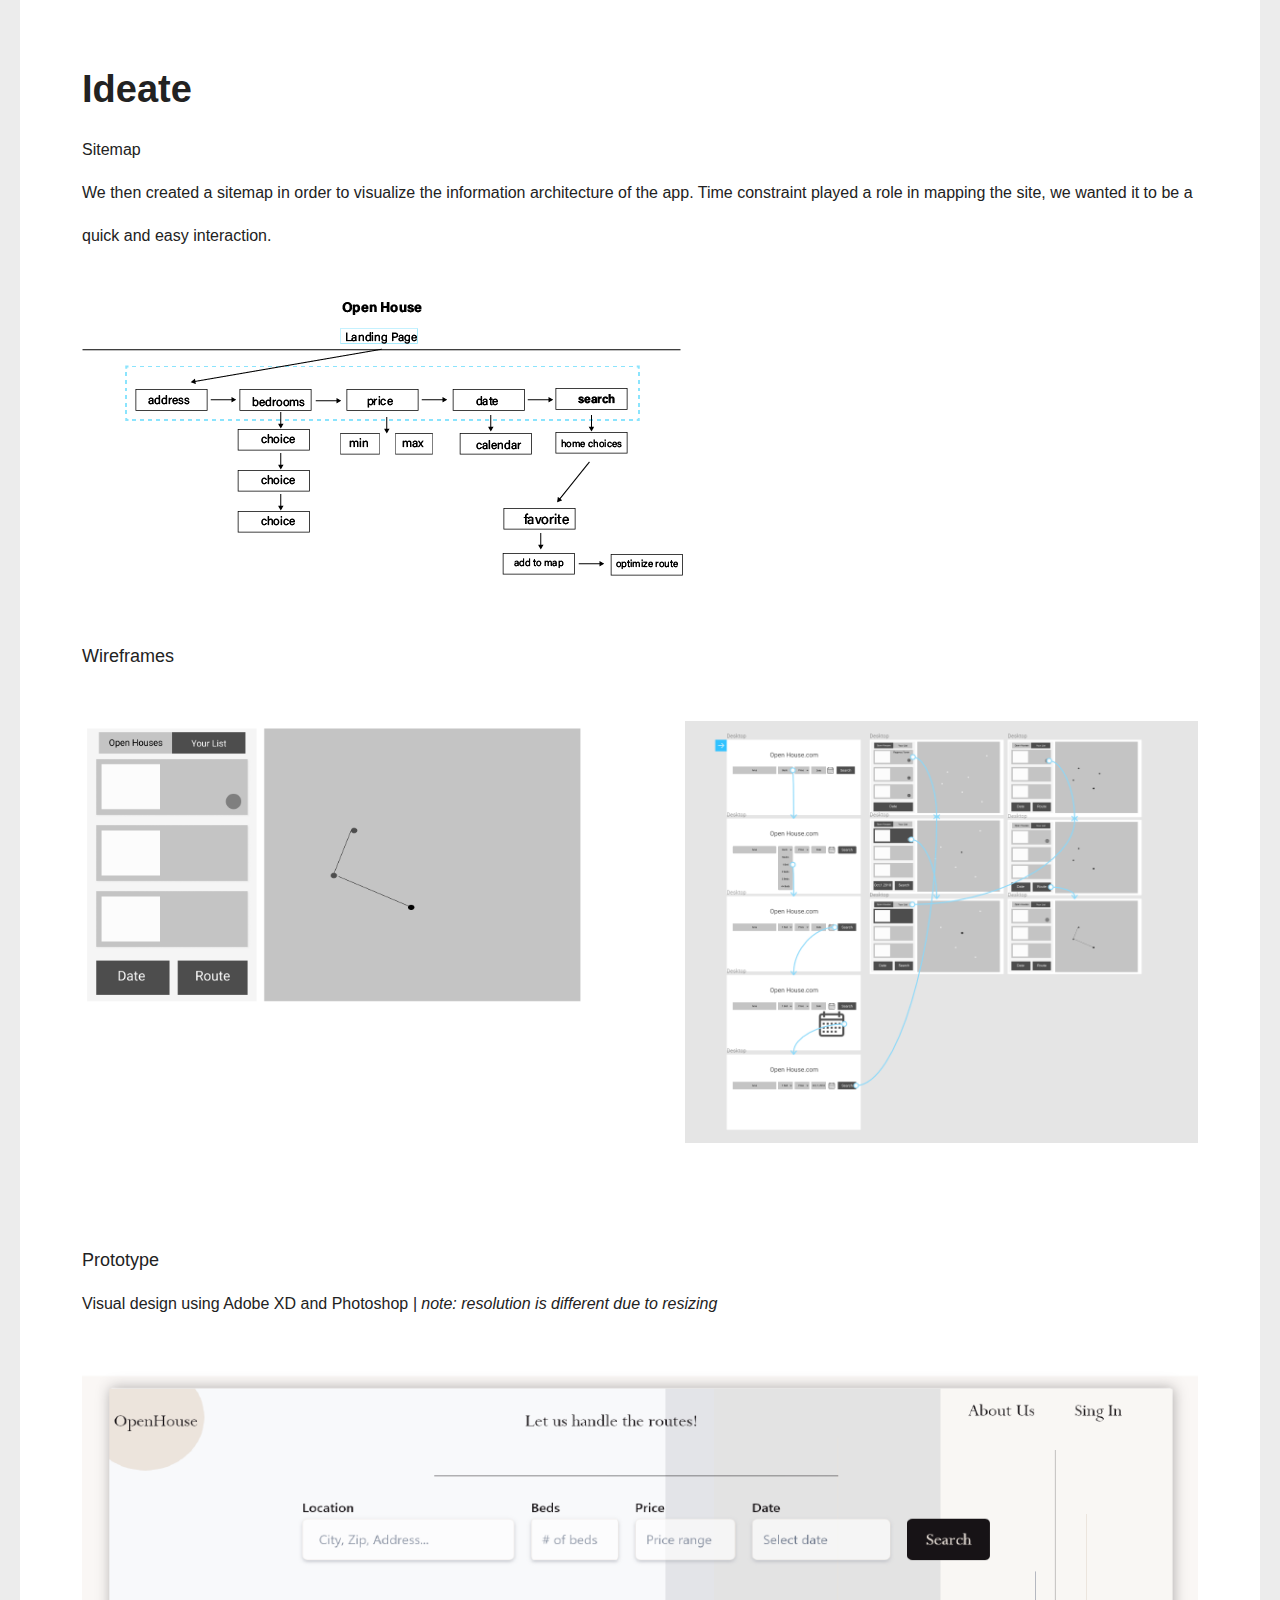
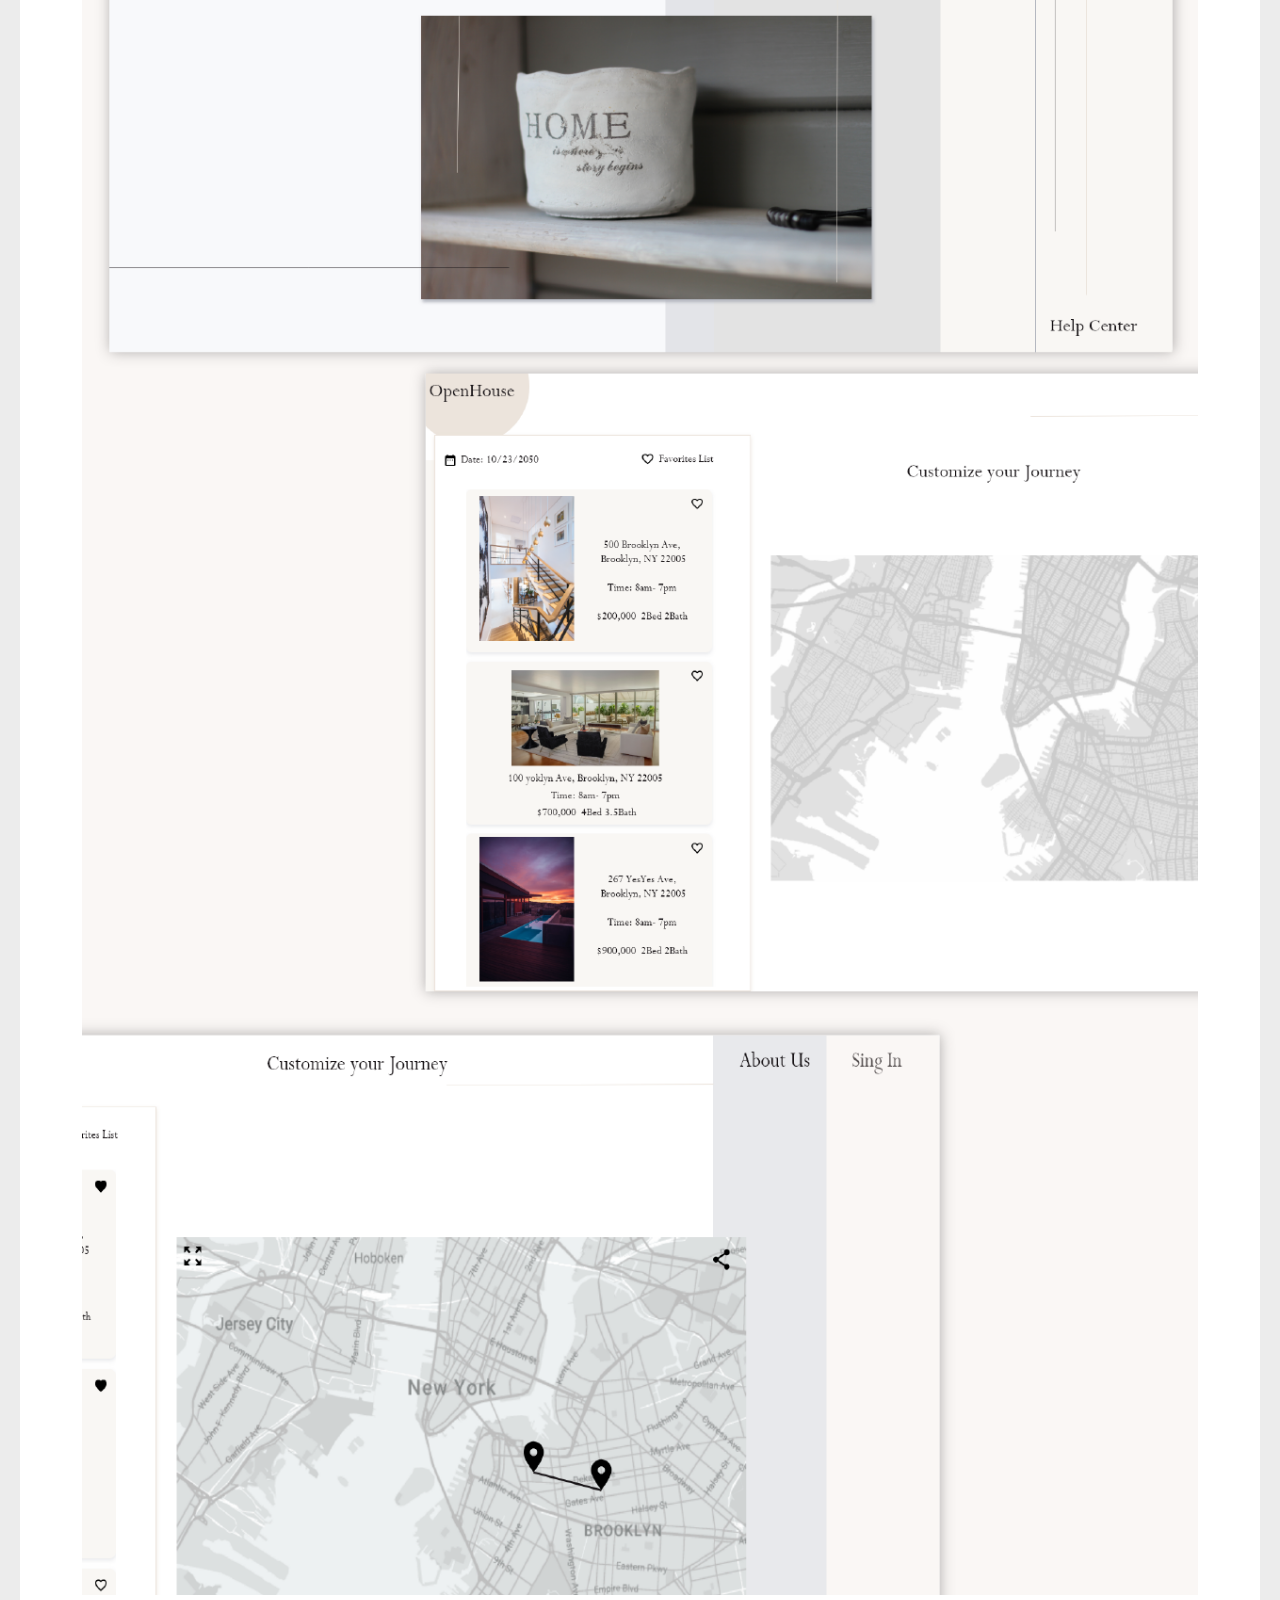
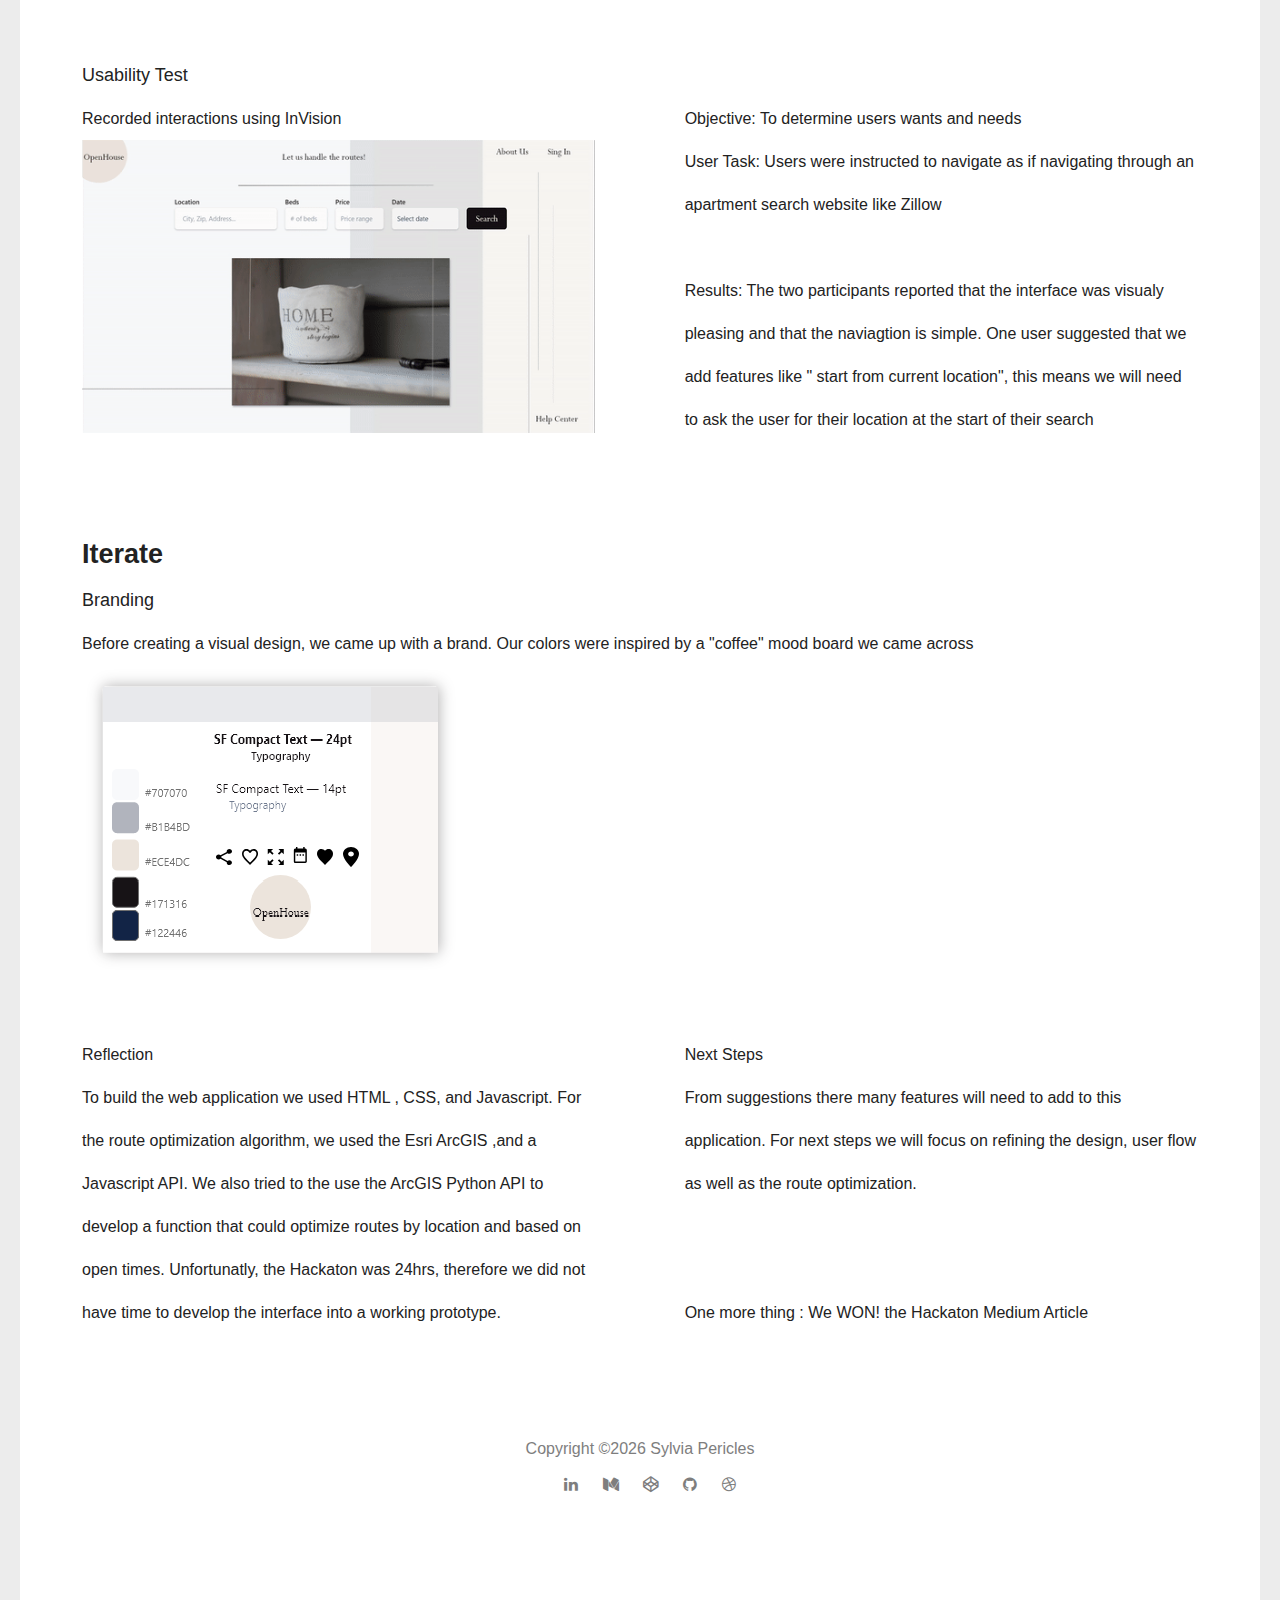
<file: openH.html>
<!DOCTYPE HTML>
<html lang="en-US">
<head>
    <title>Open House</title>
    <meta http-equiv="Content-Type" content="text/html; charset=UTF-8">
    <meta name="description" content="Template by Dry Themes"/>
    <meta name="keywords" content="HTML, CSS, JavaScript, PHP"/>
    <meta name="author" content="DryThemes"/>
    <meta name="viewport" content="width=device-width, initial-scale=1, maximum-scale=1">

    <link rel="shortcut icon" href="images/favicon.png"/>
    <!--<link href="https://fonts.googleapis.com/css?family=Roboto:300,400,400i,700,700i,900%7CMontserrat:400,700%7CPT+Serif" rel="stylesheet" type="text/css">-->
    <link rel="stylesheet" type="text/css" href="css/clear.css"/>
    <link rel="stylesheet" type="text/css" href="css/common.css"/>
    <link rel="stylesheet" type="text/css" href="css/font-awesome.min.css"/>
    <link rel="stylesheet" type="text/css" href="css/carouFredSel.css"/>
    <link rel="stylesheet" type="text/css" href="css/prettyPhoto.css"/>
    <link rel="stylesheet" type="text/css" href="css/sm-clean.css"/>
    <link rel="stylesheet" type="text/css" href="style.css"/>

    <!--[if lt IE 9]>
    <script src="js/html5shiv.js"></script>
    <script src="js/respond.min.js"></script>
    <![endif]-->

</head>
<body class="post single-portfolio">

<div class="menu-wraper center-relative">
    <nav id="header-main-menu" class="big-menu">
        <ul class="main-menu sm sm-clean">
            <li>
                <a href="index.html">Work</a>
            </li>
            <li>
                <a href="about.html">About Me!</a>
            </li>
            <li>
                <a href="https://drive.google.com/file/d/1IkRar-O4u2C2yNSUTNVxohJZBmywwUom/view?usp=sharing">Resume</a>
            </li>
        </ul>
    </nav>
    <div class="clear"></div>
</div>

<div class="body-wrapper">
    <div class="header-holder center-relative relative">
        <div class="header-logo center-text">
            <a href="index.html">
                <h1> Open House App</h1>
                <p> UI/UX Design </p>
            </a>
        </div>
        <div class="toggle-holder absolute">
            <div id="toggle">
                <div class="first-menu-line"></div>
                <div class="second-menu-line"></div>
                <div class="third-menu-line"></div>
            </div>
        </div>
        <div class="clear"></div>
    </div>

    <div id="content" class="site-content content-1170 center-relative">


        <article>
            <div class="center-relative clear">
                <div class="entry-content">
                    <div class="content-wrap">
                        <div class="one margin-0">
                            <!--<img class="center processPics" src="images/openH.jpg" alt="">  -->
                            <img class="openSc"src="images/OpenHLanding.png" alt=""/>
                        </div>
                        <div class="clear"></div>
                        <br>
                        <div class="one_half ">
                            <p>
                                <b>Client:</b> HackUpstate 2018
                                <br>
                                <b>Team:</b> Alexander Jansing, Jennifer Tran, Zhushun Cai, Oliver Medonza
                                <br>
                                <b>Role:</b> UI/UX Design, Front End Dev
                                <br>
                                <b>Tools:</b> Adobe XD, Figma
                                <br>
                                <b>Deliverables:</b> Website Prototype
                                <br>
                                <br>
                                <b> Challenge</b> <br>
                                “What if two houses are significantly far apart, open at similar times,
                                and there are other houses in each of their respective neighborhoods that open at different times?
                                Is there a way I can plan my day of house hunting so that I can attend all of the open houses?”
                            </p>

                            <br>
                        </div>
                        <br>

                        <div class="one_half last ">
                            <h2>Overview</h2>
                            <p> In an effort to make the home buying process more efficient,
                                my team and I built a mobile that allows users to search for open houses
                                based on their personal preferences.For instance, a user can search for open
                                houses in their area based on date and location. They can then optimize their
                                route in a way that maximizes the number of open houses they can visit in a single trip.

                            </p>
                            <br>
                        </div>
                        <div class="clear"></div>
                        <br>
                        <h1 >Process</h1>
                        <br>
                        <img src="images/DesignProcess2.png" alt=""/>
                        <br>
                        <br>
                        <br>
                        <h1> Research </h1>
                        <p>
                            <b>Contextual Inquiry Interviews</b>
                            <br>
                            We had a 24hr window to complete this project. Lucky for us we were able to conduct contextual inquiry interviews
                            with some of the hackUpstate participants. In order to to undertand and learn more about the home buying process,
                            we specifically looked for partcipant who have gone through the process of attending an open house.
                            <br>
                                <i># of participants: 2 &nbsp; | Age: 30 & 36 &nbsp; | Gender: 2 males</i>
                        </p>
                        <br>
                        <br>

                        <h1> Define </h1>
                        <p> <b>Persona</b></p>
                        <p>  To define the target user and understand their needs
                            <br>
                            <img src="images/personaOpnH.png" alt=""/>
                        </p>
                        <br>



                        <h1> Ideate</h1>
                        <p> <b>Sitemap</b></p>
                        <p>
                            We then created a sitemap in order to visualize the information architecture of the app.
                            Time constraint played a role in mapping the site, we wanted it to be a quick and easy interaction.
                            <br>
                            <br>
                            <img src="images/sitemapOpenH.png" alt=""/>
                            <br> <br>
                        </p>





                        <b>Wireframes</b>
                        <p>
                            <br>
                        </p>
                        <div class="one_half ">
                            <img src="images/OpeHWire1.png" alt=""/>
                        </div>
                        <div class="one_half last ">
                            <img src="images/OpeHWire2.png" alt=""/>
                        </div>
                        <div class="clear"></div>
                        <!--....-->

                        <br>
                        <b> Prototype</b>
                        <p> Visual design using Adobe XD and Photoshop <i>  | note: resolution is different due to resizing</i></p>
                        <br>
                        <img class="openSc"src="images/OpenHScreens1.png" alt=""/>
                        <br>
                        <br>

                        <b> Usability Test</b>
                        <br>
                        <div class="one_half ">
                            <p>
                                Recorded interactions using InVision
                                <br>
                                <img class="openSc"src="images/OpenHGif.gif" alt=""/>
                            </p>
                        </div>
                        <div class="one_half last ">
                            <p>
                            <b>Objective:</b> To determine users wants and needs
                            <br>
                            <b>User Task:</b> Users were instructed to navigate as if navigating through an apartment search website like Zillow <br>
                            <br>
                            <b>Results:</b> The two participants reported that the interface was visualy pleasing and that the naviagtion is simple. One user suggested that we add features like " start from current location",
                                this means we will need to ask the user for their location at the start of their search

                            </p>
                        </div>
                        <div class="clear"></div>


                        <br>
                        <h2> Iterate</h2>
                        <b> Branding</b>
                        <p> Before creating a visual design, we came up with a brand. Our colors were inspired by a "coffee" mood board we came across</p>

                        <img src="images/OpenHColors.png" alt=""/>
                        <br>
                        <br>
                        <div class="one_half ">
                           <p> <b>Reflection</b></p>

                            <p>
                                To build the web application we used HTML , CSS, and Javascript.
                                For the route optimization algorithm, we used the  Esri ArcGIS ,and a Javascript API.
                                We also tried to the use the ArcGIS Python API to develop a function that could optimize routes by location and based on open times.
                                Unfortunatly, the Hackaton was 24hrs, therefore we did not have time to develop the interface into a working prototype.


                            </p>
                        </div>
                        <div class="one_half last ">
                            <p>  <b>Next Steps</b> </p>
                            <p>From suggestions there many features will need to add to this application. For next steps we
                                will focus on refining the design, user flow as well as the route optimization.
                                <br>
                                <br>
                                <br>


                               One more thing : We  WON! the Hackaton   <b><a href="https://medium.com/@hackupstate/hack-upstate-xii-the-results-are-in-e5be2f4edcc0">Medium Article</a> </b>
                            </p>
                        </div>
                        <div class="clear"></div>






                        <!--/....-->
                    </div>
                </div>
                <div class="clear"></div>
            </div>

        </article>
    </div>


    <!--Footer-->

    <footer class="footer">
        <div class="content-970 center-relative">
            <ul>
                <li class="copyright-footer">
                    Copyright &copy;<script>document.write(new Date().getFullYear());</script>
                    Sylvia Pericles</a>
                </li>
                <li class="social-footer">
                    <a>
                        <a class="icons" href="https://www.linkedin.com/in/sylvia-pericles-753054a4">
                            <span class="fa fa-linkedin"></span></a>
                        <a class="icons" href=""><span class="fa fa-medium"></span></a>
                        <a class="icons" href=" https://codepen.io/spericles/">
                            <span class="fa fa-codepen"></span></a>
                        <a class="icons" href="https://github.com/spericles">
                            <span class="fa fa-github"></span></a>
                        <a class="icons" href="https://dribbble.com/spericles">
                            <span class="fa fa-dribbble"></span></a>
                    </a>
                </li>
            </ul>
        </div>
    </footer>
    <!-- End .body-border -->
</div>


<!--Load JavaScript-->
<script src="js/jquery.js"></script>
<script src="js/jquery.fitvids.js"></script>
<script src="js/jquery.smartmenus.min.js"></script>
<script src="js/isotope.pkgd.js"></script>
<script src="js/imagesloaded.pkgd.js"></script>
<script src="js/isotope.pkgd.js"></script>
<script src="js/jquery.carouFredSel-6.0.0-packed.js"></script>
<script src="js/jquery.mousewheel.min.js"></script>
<script src="js/jquery.touchSwipe.min.js"></script>
<script src="js/jquery.easing.1.3.js"></script>
<script src="js/imagesloaded.pkgd.js"></script>
<script src="js/jquery.prettyPhoto.js"></script>
<script src="js/jquery.nicescroll.min.js"></script>
<script src="js/main.js"></script>
</body>
</html>
</file>
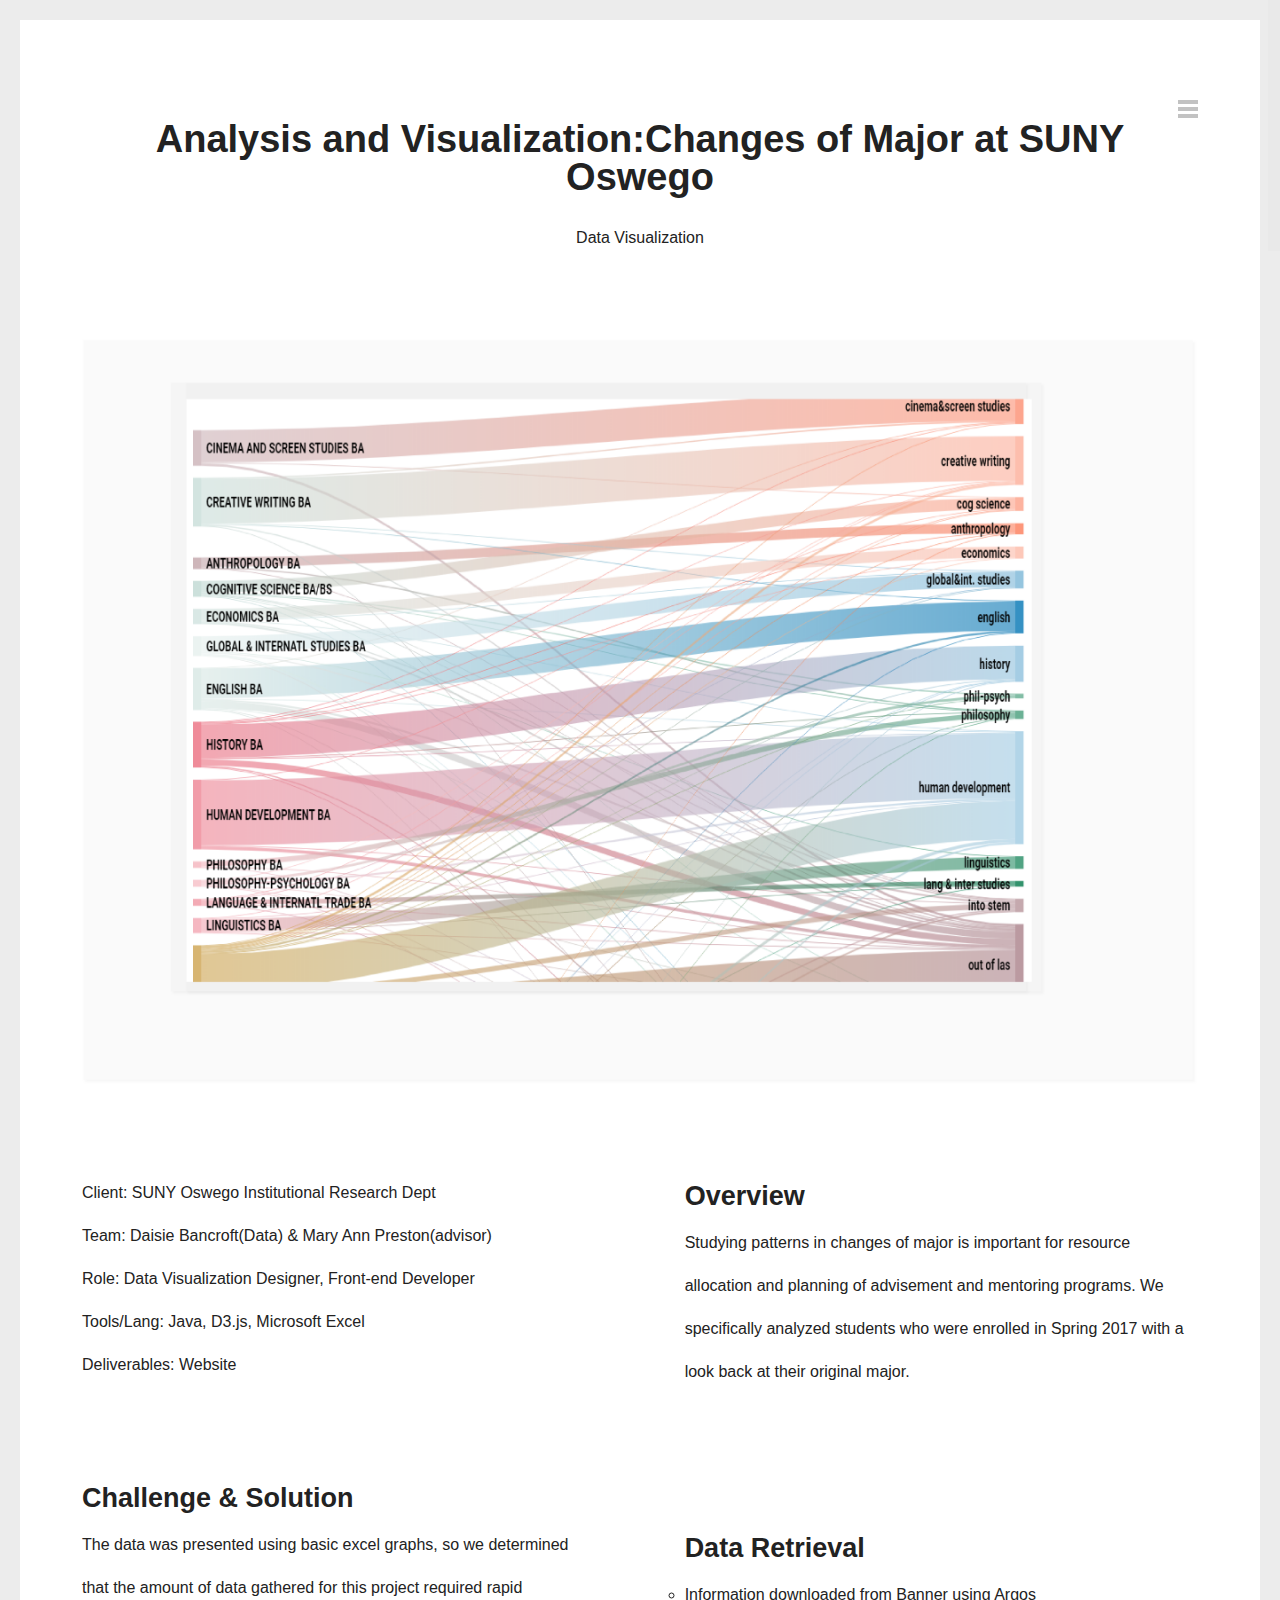
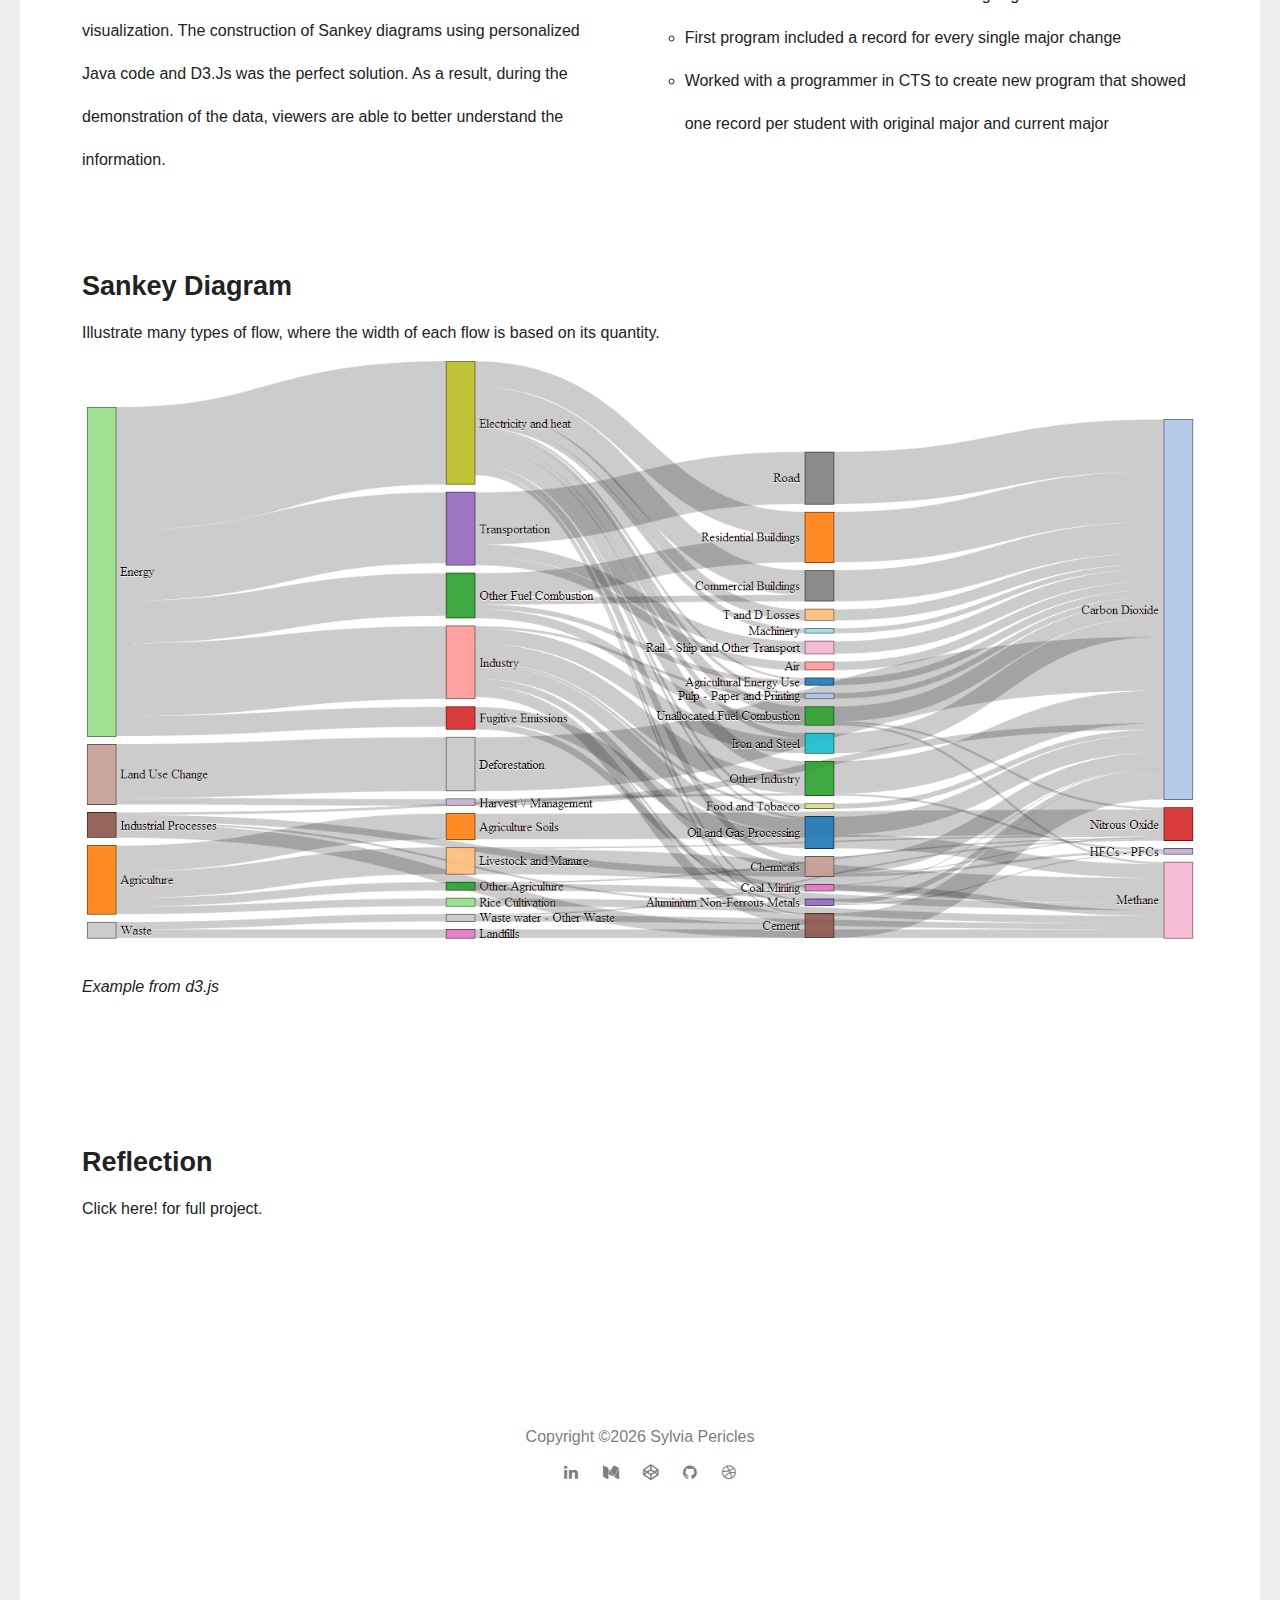
<file: OswegoVisualization.html>
<!DOCTYPE HTML>
<html lang="en-US">
<head>
    <title> Oswego DataV</title>
    <meta http-equiv="Content-Type" content="text/html; charset=UTF-8">
    <meta name="description" content="Template by Dry Themes"/>
    <meta name="keywords" content="HTML, CSS, JavaScript, PHP"/>
    <meta name="author" content="DryThemes"/>
    <meta name="viewport" content="width=device-width, initial-scale=1, maximum-scale=1">

    <link rel="shortcut icon" href="images/favicon.png"/>
    <!--<link href="https://fonts.googleapis.com/css?family=Roboto:300,400,400i,700,700i,900%7CMontserrat:400,700%7CPT+Serif" rel="stylesheet" type="text/css">-->
    <link rel="stylesheet" type="text/css" href="css/clear.css"/>
    <link rel="stylesheet" type="text/css" href="css/common.css"/>
    <link rel="stylesheet" type="text/css" href="css/font-awesome.min.css"/>
    <link rel="stylesheet" type="text/css" href="css/carouFredSel.css"/>
    <link rel="stylesheet" type="text/css" href="css/prettyPhoto.css"/>
    <link rel="stylesheet" type="text/css" href="css/sm-clean.css"/>
    <link rel="stylesheet" type="text/css" href="style.css"/>

    <!--[if lt IE 9]>
    <script src="js/html5shiv.js"></script>
    <script src="js/respond.min.js"></script>
    <![endif]-->

</head>
<body class="post single-portfolio">

<div class="menu-wraper center-relative">
    <nav id="header-main-menu" class="big-menu">
        <ul class="main-menu sm sm-clean">
            <li>
                <a href="index.html">Work</a>
            </li>
            <li>
                <a href="about.html">About Me!</a>
            </li>
            <li>
                <a href="https://drive.google.com/file/d/1IkRar-O4u2C2yNSUTNVxohJZBmywwUom/view?usp=sharing">Resume</a>
            </li>
        </ul>
    </nav>
    <div class="clear"></div>
</div>

<div class="body-wrapper">
    <div class="header-holder center-relative relative">
        <div class="header-logo center-text">
            <a href="index.html">
                <h1> Analysis and Visualization:Changes of Major at SUNY Oswego </h1>
                <p> Data Visualization </p>
            </a>
        </div>
        <div class="toggle-holder absolute">
            <div id="toggle">
                <div class="first-menu-line"></div>
                <div class="second-menu-line"></div>
                <div class="third-menu-line"></div>
            </div>
        </div>
        <div class="clear"></div>
    </div>

    <div id="content" class="site-content content-1170 center-relative">


        <article>
            <div class="center-relative clear">
                <div class="entry-content">
                    <div class="content-wrap">
                        <div class="one margin-0">
                            <img class="center processPics" src="images/Visualization0.png" alt="">
                        </div>
                        <div class="clear"></div>
                        <br>
                        <!--<p> <i>I am in no way affiliated with Indeed, this is a speculative project.</i></p>-->
                        <br>
                        <div class="one_half ">
                            <p>
                                <b>Client:</b> SUNY Oswego Institutional Research Dept
                                <br>
                                <b>Team:</b> Daisie Bancroft(Data) & Mary Ann Preston(advisor)
                                <br>
                                <b>Role:</b> Data Visualization Designer, Front-end Developer
                                <br>
                                <b>Tools/Lang:</b> Java, D3.js, Microsoft Excel
                                <br>
                                <b>Deliverables:</b> Website
                            </p>

                            <br>
                        </div>

                        <div class="one_half last ">
                            <h2>Overview</h2>
                            <p>
                                Studying patterns in changes of major is important for resource allocation and planning
                                of advisement and mentoring programs. We specifically analyzed students who were
                                enrolled
                                in Spring 2017 with a look back at their original major.
                            </p>
                            <br>

                        </div>
                        <div class="clear"></div>

                        <h2> Challenge & Solution</h2>
                        <div class="one_half ">
                            <p>
                                The data was presented using basic excel graphs, so we determined that the amount of
                                data gathered for this project required rapid
                                visualization. The construction of Sankey diagrams using personalized Java code and
                                D3.Js
                                was the perfect solution. As a result, during the demonstration of the data,
                                viewers are able to better understand the information.
                            </p>

                            <br>
                        </div>

                        <div class="one_half last ">
                            <h2>Data Retrieval</h2>
                            <ul class="a">
                                <li>Information downloaded from Banner using Argos</li>
                                <li>First program included a record for every single major change</li>
                                <li>Worked with a programmer in CTS to create new program that showed one record per
                                    student with original major and current major
                                </li>
                            </ul>

                            <br>
                        </div>


                    <div class="clear"></div>
                    <h2> Sankey Diagram</h2>
                    <p>
                        Illustrate many types of flow, where the width of each flow is based on its quantity.
                        <img src="images/sankey.png" alt="">
                        <i> Example from d3.js</i>
                    </p>
                    <br>
                <br>
                <br>

                <h2> Reflection</h2>
                <p>
                    <a href="http://cs.oswego.edu/~pkwoyelo/OSWEGO%20Major%20vs%20Major%20Research/" target="_self"><b>
                        Click here!</b></a>
                    for full project.
                </p>
                        <br>
                        <br>
                        <br>

    </div>      <!--/....-->

</div>

<div class="clear"></div>
</div>

</article>
</div>


<!--Footer-->

<footer class="footer">
    <div class="content-970 center-relative">
        <ul>
            <li class="copyright-footer">
                Copyright &copy;<script>document.write(new Date().getFullYear());</script>
                Sylvia Pericles</a>
            </li>
            <li class="social-footer">
                <a>
                    <a class="icons" href="https://www.linkedin.com/in/sylvia-pericles-753054a4">
                        <span class="fa fa-linkedin"></span></a>
                    <a class="icons" href=""><span class="fa fa-medium"></span></a>
                    <a class="icons" href=" https://codepen.io/spericles/">
                        <span class="fa fa-codepen"></span></a>
                    <a class="icons" href="https://github.com/spericles">
                        <span class="fa fa-github"></span></a>
                    <a class="icons" href="https://dribbble.com/spericles">
                        <span class="fa fa-dribbble"></span></a>
                </a>
            </li>
        </ul>
    </div>
</footer>
<!-- End .body-border -->
</div>


<!--Load JavaScript-->
<script src="js/jquery.js"></script>
<script src="js/jquery.fitvids.js"></script>
<script src="js/jquery.smartmenus.min.js"></script>
<script src="js/isotope.pkgd.js"></script>
<script src="js/imagesloaded.pkgd.js"></script>
<script src="js/isotope.pkgd.js"></script>
<script src="js/jquery.carouFredSel-6.0.0-packed.js"></script>
<script src="js/jquery.mousewheel.min.js"></script>
<script src="js/jquery.touchSwipe.min.js"></script>
<script src="js/jquery.easing.1.3.js"></script>
<script src="js/imagesloaded.pkgd.js"></script>
<script src="js/jquery.prettyPhoto.js"></script>
<script src="js/jquery.nicescroll.min.js"></script>
<script src="js/main.js"></script>
</body>
</html>
</file>
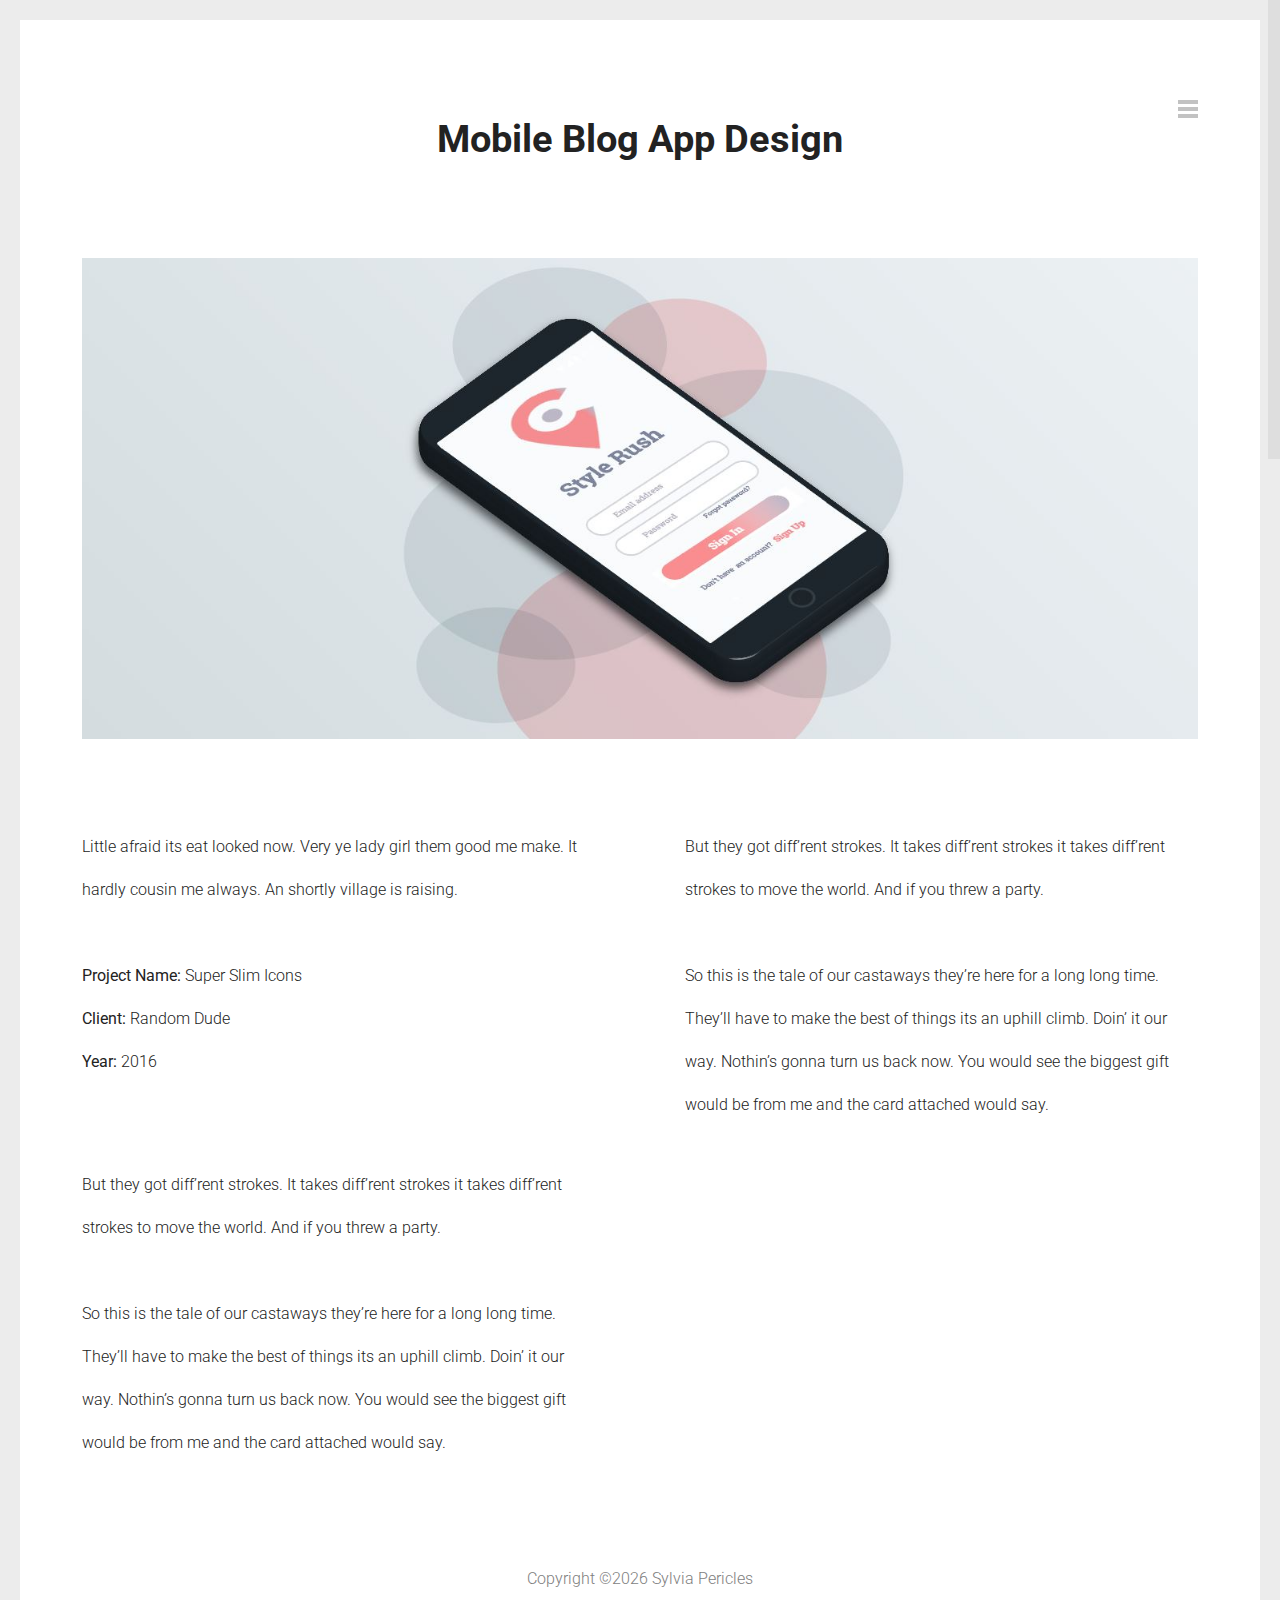
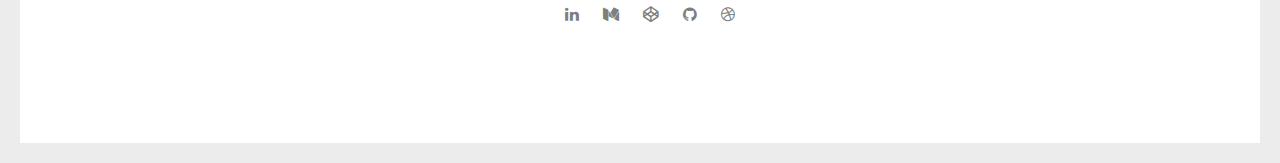
<file: single-portfolio.html>
<!DOCTYPE HTML>
<html lang="en-US">
    <head>
        <title>Reopen - Html Responsive Template</title>
        <meta http-equiv="Content-Type" content="text/html; charset=UTF-8">
        <meta name="description" content="Template by Dry Themes" />
        <meta name="keywords" content="HTML, CSS, JavaScript, PHP" />
        <meta name="author" content="DryThemes" />
        <meta name="viewport" content="width=device-width, initial-scale=1, maximum-scale=1">

        <link rel="shortcut icon" href="images/favicon.png" />    
        <link href='http://fonts.googleapis.com/css?family=Roboto:300,400,400i,700,700i,900%7CMontserrat:400,700%7CPT+Serif' rel='stylesheet' type='text/css'>	
        <link rel="stylesheet" type="text/css"  href='css/clear.css' />
        <link rel="stylesheet" type="text/css"  href='css/common.css' />
        <link rel="stylesheet" type="text/css"  href='css/font-awesome.min.css' />
        <link rel="stylesheet" type="text/css"  href='css/carouFredSel.css' />
        <link rel="stylesheet" type="text/css"  href='css/prettyPhoto.css' />
        <link rel="stylesheet" type="text/css"  href='css/sm-clean.css' />        
        <link rel="stylesheet" type="text/css"  href='style.css' />

        <!--[if lt IE 9]>
                <script src="js/html5shiv.js"></script>                
                <script src="js/respond.min.js"></script>                
        <![endif]-->

    </head>
    <body class="post single-portfolio">

        <div class="menu-wraper center-relative">
            <nav id="header-main-menu" class="big-menu">
                <ul class="main-menu sm sm-clean">
                    <li>
                        <a href="index.html">Work</a>
                    </li>
                    <li>
                        <a href="about.html">About Me!</a>
                    </li>
                    <li>
                        <a href="story.html">Resume</a>
                    </li>
                </ul>                
            </nav>            
            <div class="clear"></div>
        </div>

        <div class="body-wrapper">           
            <div class="header-holder center-relative relative">
                <div class="header-logo center-text">
                    <a href="index.html">
                        <h1> Mobile Blog App Design</h1>
                    </a>               
                </div>
                <div class="toggle-holder absolute">
                    <div id="toggle">
                        <div class="first-menu-line"></div>
                        <div class="second-menu-line"></div>
                        <div class="third-menu-line"></div>
                    </div>
                </div>
                <div class="clear"></div>	
            </div>

            <div id="content" class="site-content content-1170 center-relative">


                <article>                                              
                    <div class="center-relative clear">                
                        <div class="entry-content">
                            <div class="content-wrap">                           
                                <div class="one margin-0">
                                    <img src="images/SR.jpg" />
                                </div>
                                <div class="clear"></div>
                                <!--<div class="one_half margin-0">-->
                                    <!--<img src="demo-images/reopen_item_image02.jpg" alt="" />-->
                                <!--</div>-->
                                <!--<div class="one_half last margin-0">-->
                                    <!--<img src="demo-images/reopen_item_image03.jpg" alt="" />-->
                                <!--</div>-->
                                <div class="clear"></div>
                                <br>
                                <br>
                                <div class="one_half ">
                                    <p>Little afraid its eat looked now. Very ye lady girl them good me make. It hardly cousin me always. An shortly village is raising.</p>
                                    <p>&nbsp;</p>
                                    <p>
                                        <b>Project Name:</b>&nbsp;Super Slim Icons<br>
                                        <b>Client:</b> Random Dude<br>
                                        <b>Year:</b> 2016
                                    </p>
                                    <br>
                                    <!--<div class="text-left">-->
                                        <!--<a href="#" target="_self" class="button ">Download</a>-->
                                    <!--</div>-->
                                </div>
                                <div class="one_half last ">
                                    <p>But they got diff’rent strokes. It takes diff’rent strokes it takes diff’rent strokes to move the world. And if you threw a party.</p>
                                    <br>
                                    <p>So this is the tale of our castaways they’re here for a long long time. They’ll have to make the best of things its an uphill climb. Doin’ it our way. Nothin’s gonna turn us back now. You would see the biggest gift would be from me and the card attached would say.</p>
                                </div>
                                <div class="clear"></div>
                            </div>
                        </div>
                        <div class="one_half last ">
                            <p>But they got diff’rent strokes. It takes diff’rent strokes it takes diff’rent strokes to move the world. And if you threw a party.</p>
                            <br>
                            <p>So this is the tale of our castaways they’re here for a long long time. They’ll have to make the best of things its an uphill climb. Doin’ it our way. Nothin’s gonna turn us back now. You would see the biggest gift would be from me and the card attached would say.</p>
                        </div>
                        <div class="clear"></div>
                    </div>

                </article>
            </div>


            <!--Footer-->

            <footer class="footer">
                <div class="content-970 center-relative">
                    <ul>
                        <li class="copyright-footer">
                            Copyright &copy;<script>document.write(new Date().getFullYear());</script> Sylvia Pericles</a>
                        </li>
                        <li class="social-footer">
                            <a>
                                <a class="icons" href="https://www.linkedin.com/in/sylvia-pericles-753054a4">
                                    <span class="fa fa-linkedin"></span></a>
                                <a class="icons" href=""><span class="fa fa-medium"></span></a>
                                <a class="icons" href=" https://codepen.io/spericles/">
                                    <span class="fa fa-codepen"></span></a>
                                <a class="icons" href="https://github.com/spericles">
                                    <span class="fa fa-github"></span></a>
                                <a class="icons" href="https://dribbble.com/spericles">
                                    <span class="fa fa-dribbble"></span></a>
                            </a>
                        </li>
                    </ul>
                </div>
            </footer>
            <!-- End .body-border -->
        </div>


        <!--Load JavaScript-->
        <script src="js/jquery.js"></script>			                                       
        <script src='js/jquery.fitvids.js'></script>
        <script src='js/jquery.smartmenus.min.js'></script>
        <script src='js/isotope.pkgd.js'></script>
        <script src='js/imagesloaded.pkgd.js'></script>        
        <script src='js/isotope.pkgd.js'></script>        
        <script src='js/jquery.carouFredSel-6.0.0-packed.js'></script>
        <script src='js/jquery.mousewheel.min.js'></script>
        <script src='js/jquery.touchSwipe.min.js'></script>
        <script src='js/jquery.easing.1.3.js'></script>
        <script src='js/imagesloaded.pkgd.js'></script>
        <script src='js/jquery.prettyPhoto.js'></script>
        <script src='js/jquery.nicescroll.min.js'></script>
        <script src='js/main.js'></script>
    </body>
</html>
</file>
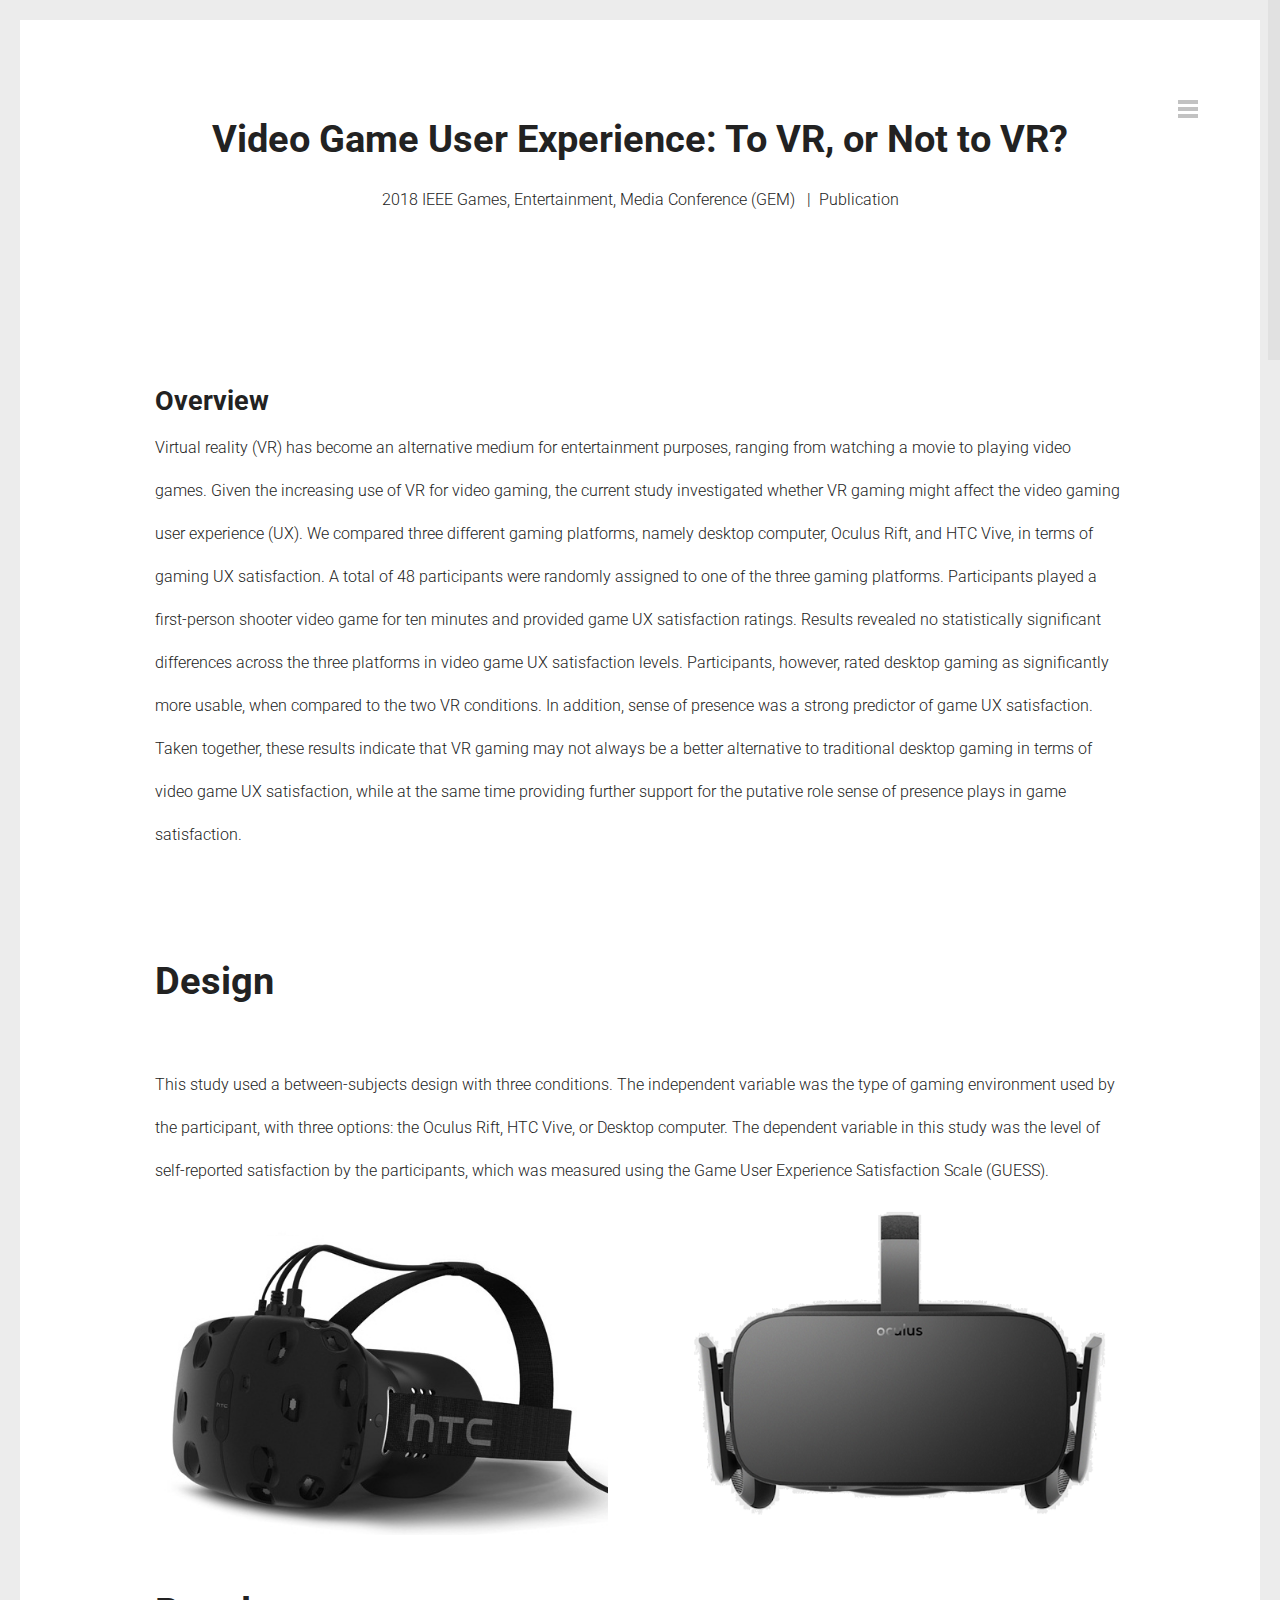
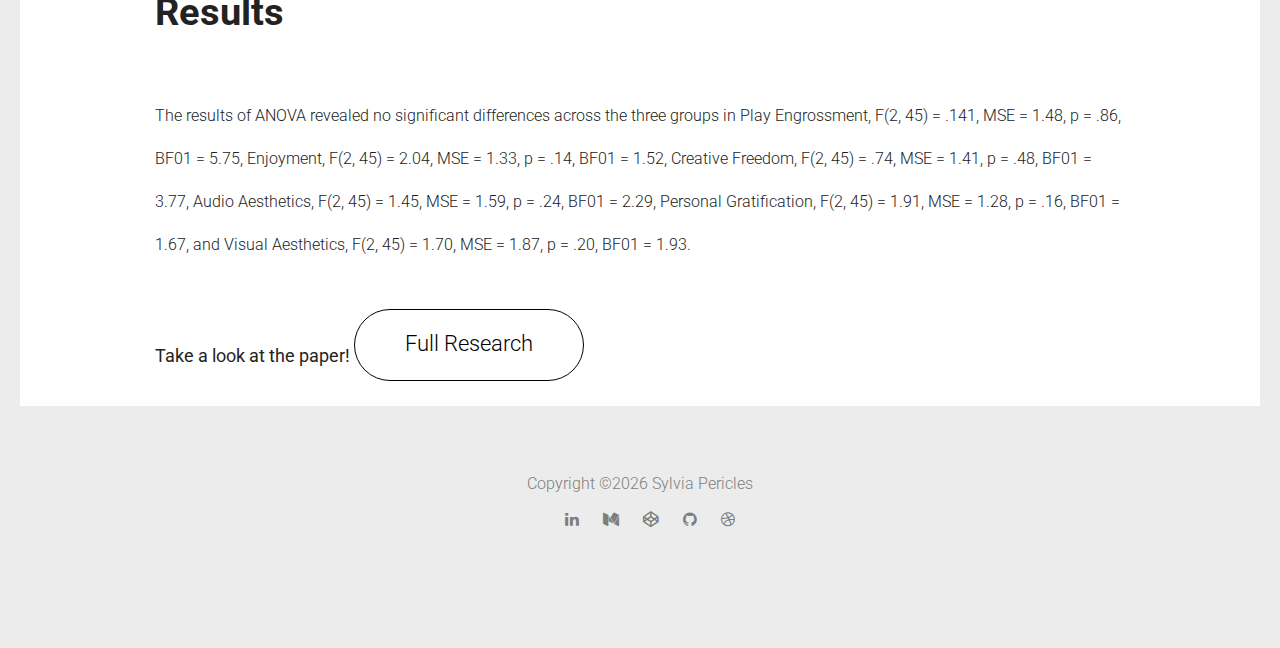
<file: vr.html>
<!DOCTYPE HTML>
<html lang="en-US">
<head>
    <title>VR Gaming</title>
    <meta http-equiv="Content-Type" content="text/html; charset=UTF-8">
    <meta name="keywords" content="HTML, CSS, JavaScript, PHP" />
    <meta name="author" content="DryThemes" />
    <meta name="viewport" content="width=device-width, initial-scale=1, maximum-scale=1">

    <link rel="shortcut icon" href="images/favicon.png" />
    <link href='http://fonts.googleapis.com/css?family=Roboto:300,400,400i,700,700i,900%7CMontserrat:400,700%7CPT+Serif' rel='stylesheet' type='text/css'>
    <link rel="stylesheet" type="text/css"  href='css/clear.css' />
    <link rel="stylesheet" type="text/css"  href='css/common.css' />
    <link rel="stylesheet" type="text/css"  href='css/font-awesome.min.css' />
    <link rel="stylesheet" type="text/css"  href='css/carouFredSel.css' />
    <link rel="stylesheet" type="text/css"  href='css/prettyPhoto.css' />
    <link rel="stylesheet" type="text/css"  href='css/sm-clean.css' />
    <link rel="stylesheet" type="text/css"  href='style.css' />

    <!--[if lt IE 9]>
    <script src="js/html5shiv.js"></script>
    <script src="js/respond.min.js"></script>
    <![endif]-->

</head>
<body class="post single-post">


<div class="menu-wraper center-relative">
    <nav id="header-main-menu" class="big-menu">
        <ul class="main-menu sm sm-clean">
            <li>
                <a href="index.html">Work</a>
            </li>
            <li>
                <a href="about.html">About Me!</a>
            </li>
            <li>
                <a href="https://drive.google.com/file/d/1IkRar-O4u2C2yNSUTNVxohJZBmywwUom/view?usp=sharing">Resume</a>
            </li>
        </ul>
    </nav>
    <div class="clear"></div>
</div>

<div class="body-wrapper">
    <div class="header-holder center-relative relative">
        <div class="header-logo center-text">
            <a href="index.html">
                <h1>Video Game User Experience: To VR, or Not to VR? </h1>
                <p> 2018 IEEE Games, Entertainment, Media Conference (GEM) &nbsp; |&nbsp; Publication </p>
            </a>
        </div>
        <div class="toggle-holder absolute">
            <div id="toggle">
                <div class="first-menu-line"></div>
                <div class="second-menu-line"></div>
                <div class="third-menu-line"></div>
            </div>
        </div>
        <div class="clear"></div>
    </div>

    <div class="post-info">
        <!--<div class="post-date">-->
        <!--&lt;!&ndash;<p><strong>Role:</strong>&nbsp; Sketch, Wireframe, Hi-fi Prototype<br>&ndash;&gt;-->
        <!--</div>-->
    </div>
    <div id="content" class="site-content center-relative">
        <article>
            <div class="center-relative clear">


                <div class="entry-content">
                    <div class="content-wrap">
                        <h2>Overview</h2>
                        <p>     Virtual reality (VR) has become an alternative medium for entertainment purposes,
                            ranging from watching a movie to playing video games. Given the increasing use of VR for
                            video gaming, the current study investigated whether VR gaming might affect the video gaming
                            user experience (UX). We compared three different gaming platforms, namely desktop computer,
                            Oculus Rift, and HTC Vive, in terms of gaming UX satisfaction. A total of 48 participants
                            were randomly assigned to one of the three gaming platforms. Participants played a first-person
                            shooter video game for ten minutes and provided game UX satisfaction ratings. Results revealed
                            no statistically significant differences across the three platforms in video game UX
                            satisfaction levels. Participants, however, rated desktop gaming as significantly more
                            usable, when compared to the two VR conditions. In addition, sense of presence was a strong
                            predictor of game UX satisfaction. Taken together, these results indicate that VR gaming may
                            not always be a better alternative to traditional desktop gaming in terms of video game UX
                            satisfaction, while at the same time providing further support for the putative role sense
                            of presence plays in game satisfaction.

                            <br>
                            <br>
                        </p>
                        <br>
                        <h1> Design </h1>
                        <br>
                        <p>
                            This study used a between-subjects design with three conditions. The independent variable
                            was the type of gaming environment used by the participant, with three options: the Oculus
                            Rift, HTC Vive, or Desktop computer. The dependent variable in this study was the level of
                            self-reported satisfaction by the participants, which was measured using the Game User
                            Experience Satisfaction Scale (GUESS).

                            <img src="images/VRHead.png" alt="" />

                        </p>
                        <h1> Results</h1>
                        <br>
                        <p>
                            The results of ANOVA revealed no significant differences across the three groups in
                            Play Engrossment, F(2, 45) = .141, MSE = 1.48, p = .86, BF01 = 5.75, Enjoyment,
                            F(2, 45) = 2.04, MSE = 1.33, p = .14, BF01 = 1.52, Creative Freedom,
                            F(2, 45) = .74, MSE = 1.41, p = .48, BF01 = 3.77, Audio Aesthetics, F(2, 45) = 1.45,
                            MSE = 1.59, p = .24, BF01 = 2.29, Personal Gratification, F(2, 45) = 1.91, MSE = 1.28,
                            p = .16, BF01 = 1.67, and Visual Aesthetics, F(2, 45) = 1.70, MSE = 1.87, p = .20,
                            BF01 = 1.93.

                        </p>
                        <br>
                    </div>
                    <div class="text-left">
                        <b> Take a look at the paper!</b>
                    <a href="http://cs.oswego.edu/~caglar/publications/VideoGameUX_IEEEGEM18.pdf" target="_self" class="button "> Full Research</a>
                    </div>
                    <div class="clear"></div>
                </div>
            </div>
        </article>

        <div class="clear"></div>
    </div>
</div>


<!--Footer-->

   <footer class="footer">
    <div class="content-970 center-relative">
        <ul>
            <li class="copyright-footer">
                Copyright &copy;<script>document.write(new Date().getFullYear());</script> Sylvia Pericles</a>
            </li>
            <li class="social-footer">
                <a>
                    <a class="icons" href="https://www.linkedin.com/in/sylvia-pericles-753054a4">
                        <span class="fa fa-linkedin"></span></a>
                    <a class="icons" href=""><span class="fa fa-medium"></span></a>
                    <a class="icons" href=" https://codepen.io/spericles/">
                        <span class="fa fa-codepen"></span></a>
                    <a class="icons" href="https://github.com/spericles">
                        <span class="fa fa-github"></span></a>
                    <a class="icons" href="https://dribbble.com/spericles">
                        <span class="fa fa-dribbble"></span></a>
                </a>
            </li>
        </ul>
    </div>
</footer>

<!-- End .body-border -->
</div>


<!--Load JavaScript-->
<script src="js/jquery.js"></script>
<script src='js/jquery.fitvids.js'></script>
<script src='js/jquery.smartmenus.min.js'></script>
<script src='js/isotope.pkgd.js'></script>
<script src='js/imagesloaded.pkgd.js'></script>
<script src='js/isotope.pkgd.js'></script>
<script src='js/jquery.carouFredSel-6.0.0-packed.js'></script>
<script src='js/jquery.mousewheel.min.js'></script>
<script src='js/jquery.touchSwipe.min.js'></script>
<script src='js/jquery.easing.1.3.js'></script>
<script src='js/imagesloaded.pkgd.js'></script>
<script src='js/jquery.prettyPhoto.js'></script>
<script src='js/jquery.nicescroll.min.js'></script>
<script src='js/main.js'></script>
</body>
</html>
</file>
<file: css/clear.css>
html, body, div, span, object, iframe,
h1, h2, h3, h4, h5, h6, p, blockquote, pre,
abbr, address, cite, code,
del, dfn, em, img, ins, kbd, q, samp,
small, strong, sub, sup, var,
b, i, ol, ul, li,
fieldset, form, label, legend,
table, caption, tbody, tfoot, thead, tr, th, td,
article, aside, canvas, details, figcaption, figure, 
footer, header, hgroup, menu, nav, section, summary,
time, mark, audio, video {
    margin:0;
    padding:0;
    border:0;
    outline: none;
    font-size:100%;
    vertical-align:baseline;
    background:transparent;
}
p, li{
    font-size: 16px !important;
}

body {
    line-height:1;
}

article,aside,details,figcaption,figure,
footer,header,hgroup,menu,nav,section { 
    display:block;
}

nav ul,ul,ol {
    list-style:none;
}

blockquote, q {
    quotes:none;
}

blockquote:before, blockquote:after,
q:before, q:after {
    content:'';
    content:none;
}

a {
    margin:0;
    padding:0;
    font-size:100%;
	outline: none;
    vertical-align:baseline;
    background:transparent;
}

ins {
    background-color:#ff9;
    color:#000;
    text-decoration:none;
}

mark {
    background-color:#ff9;
    color:#000; 
    font-style:italic;
    font-weight:bold;
}

del {
    text-decoration: line-through;
}

abbr[title], dfn[title] {
    border-bottom:1px dotted;
    cursor:help;
}

table {
    border-collapse:collapse;
    border-spacing:0;
}

hr {
    display:block;
    height:1px;
    border:0;   
    border-top:1px solid #cccccc;
    margin:1em 0;
    padding:0;
}

input, select {
    vertical-align:middle;
}

input:focus, textarea:focus
{
    outline: none;
}
</file>
<file: css/common.css>
.block
{
    display: block;
}
.hidden
{
    display: none;
}
.clear
{
    clear: both;
}
.left
{
    float: left;
}
.right
{
    float: right;
}
.line-height
{
    line-height: 0;
}
.clear-right
{
    clear: right;
}
.clear-left
{
    clear: left;
}
.center-relative
{
    margin-left: auto;
    margin-right: auto;
}
.center-absolute
{
    left: 50%;
}
.center-text
{
    text-align: center !important;
}
.text-left
{
    text-align: left;
}
.text-right
{
    text-align: right;
}
.absolute
{
    position: absolute;
}
.fixed
{
    position: fixed;
}
.relative
{
    position: relative;
}
.margin-0, .margin-0 img
{
    margin: 0 !important;
    line-height: 0;
}
.top-0
{
    margin-top: 0 !important;
}
.top-5
{
    margin-top: 5px !important;	
}
.top-10
{
    margin-top: 10px;	
}
.top-15
{
    margin-top: 15px;	
}
.top-20
{
    margin-top: 20px;
}
.top-25
{
    margin-top: 25px;	
}
.top-30
{
    margin-top: 30px;	
}
.top-50
{
    margin-top: 50px;	
}
.top-60
{
    margin-top: 60px;	
}
.top-70
{
    margin-top: 70px;	
}
.top-75
{
    margin-top: 75px;	
}
.top-80
{
    margin-top: 80px;
}
.top-100
{
    margin-top: 100px;	
}
.top-105
{
    margin-top: 105px;	
}
.top-120
{
    margin-top: 120px;
}
.top-150
{
    margin-top: 150px;	
}
.top-200
{
    margin-top: 200px;	
}
.top-negative-30
{
    margin-top: -30px;
}
.left-35
{
    margin-left:35px;
}
.right-35
{
    margin-right:35px;
}
.bottom-0
{
    margin-bottom: 0 !important;
}
.bottom-10
{
    margin-bottom: 10px !important;
}
.bottom-20
{
    margin-bottom: 20px !important;
}
.bottom-25
{
    margin-bottom: 25px !important;
}
.bottom-30
{
    margin-bottom: 30px !important;
}
.bottom-50
{
    margin-bottom: 50px !important;
}
.bottom-100
{
    margin-bottom: 100px !important;
}
.bottom-150
{
    margin-bottom: 150px !important;
}
.bottom-200
{
    margin-bottom: 200px !important;
}
.width-25
{
    width: 25%;
}
.width-50
{
    width: 50%;
}
.width-75
{
    width: 75%;
}
.width-85
{
    width: 85%;
}
.width-100
{
    width: 100%;
}
.sticky
{
    font-size: 100%;
}
blockquote
{
    margin-top: 90px;
    margin-bottom: 50px;
    font-size: 24px;
    line-height: 44px;
    color: #b5b5b5;
    font-weight: 400;
    position: relative;
    z-index: 2;
}
blockquote:before 
{
    content: "\201C";
    font-size: 250px;
    line-height: 0;
    font-family: Arial, sans-serif;
    color: #f4f4f4;
    position: absolute;
    top: 27px;
    left: -85px;
    z-index: 1;
    font-weight: 900;
}
blockquote.inline-blockquote
{
    width: 480px;
    float: left;
    margin-left: -80px;
    margin-right: 100px; 
    margin-top: 70px;
}
blockquote p
{
    position: relative;
    z-index: 2;
}
.wrap-blockquote
{
    display: inline;
}
address
{
    font-size: 32px;
    line-height: 50px;
    font-style: normal;
}
iframe
{
    width: 100%;
}
a.button
{
    display: inline-block;
    color:black;
    border: 1px solid black;
    text-align: center;
    padding-bottom: 15px;
    padding-top: 12px;
    padding-left: 50px;
    padding-right: 50px;
    cursor: pointer;
    margin-bottom: 25px;
    vertical-align: middle;
    text-decoration: none;
    border-radius: 50px;
    font-size: 22px;
    transition: all .2s linear;
}
a.button:active
{
    position: relative;
    top: 1px;	
}
a.button:hover
{
    color: white;
    background-color:  #8491a8;
}
h1,h2,h3,h4,h5,h6
{
    padding: 20px 0;
}
h1
{
    font-size: 38px;
    line-height: 38px;    
}
h2
{
    font-size: 27px;
    line-height: 10px;
}

h3
{
    font-size: 24px;
    line-height: 32px;    
}
h4
{
    font-size: 22px;
}
h5
{
    font-size: 20px;
}
h6
{
    font-size: 18px;
}
em
{
    font-style: italic;
}
ol
{
    list-style-type: decimal;
}
pre
{
    word-wrap: break-word;
}
.single-content table, .single-content th, .single-content td, .page-content table, .page-content th, .page-content td
{
    border:1px solid black;
    padding: 10px;
    vertical-align: middle;
}
sup
{
    vertical-align: super;
    font-size: smaller;
}
sub
{
    vertical-align: sub;
    font-size: smaller;
}
.single-content ol
{
    display: block;
    list-style-type: decimal;
    margin: 0 0 14px 17px;
}
.single-content ul
{
    display: block;
    list-style-type: disc;
    margin: 0 0 14px 17px;
}

/* COLUMNS */

.one,  .one_half,  .one_third,  .two_third,  .three_fourth, 
.one_fourth{
    margin-right: 170px;
    float: left;
    position: relative;
    margin-bottom: 30px;
}
.last{
    margin-right: 0 !important;
    clear: right;
}
.one{
    float: none;
    display: block;
    clear: both;
    margin-right: 0;
}
.one_half{
    width: 500px;
}
.one_third{
    width: 276px;
}
.two_third{
    width: 723px;
}
.one_fourth{
    width: 165px;
}
.three_fourth{
    width: 835px;
}
.col-570
{
    width: 570px;
    margin-right: 100px;
}
.last.col-570
{
    margin-left: -70px;
}

.one img,  .one_half img,  .one_third img,  .two_third img, 
.three_fourth img,  .one_fourth img{
    max-width: 100%;
    height: auto;
    max-height: 100%;
    width: auto;	
}

.one_half.margin-0{
    width: 50%;
}
.one_third.margin-0{
    width: 33.333333333%;
}
.two_third.margin-0{
    width: 66.666666666%;
}
.one_fourth.margin-0{
    width: 25%;
}
.three_fourth.margin-0{
    width: 75%;
}

/* MENU */

/* Mobile first layout SmartMenus Core CSS (it's not recommended editing these rules)
   You need this once per page no matter how many menu trees or different themes you use.
-------------------------------------------------------------------------------------------*/

.sm,.sm ul,.sm li{display:block;list-style:none;margin:0;padding:0;line-height:normal;direction:ltr;-webkit-tap-highlight-color:rgba(0,0,0,0);}
.sm-rtl,.sm-rtl ul,.sm-rtl li{direction:rtl;text-align:right;}
.sm>li>h1,.sm>li>h2,.sm>li>h3,.sm>li>h4,.sm>li>h5,.sm>li>h6{margin:0;padding:0;}
.sm ul{display:none;}
.sm li,.sm a{position:relative;}
.sm a{display:block;}
.sm a.disabled{cursor:not-allowed;}
.sm:after{content:"\00a0";display:block;height:0;font:0px/0 serif;clear:both;visibility:hidden;overflow:hidden;}
.sm,.sm *,.sm *:before,.sm *:after{-moz-box-sizing:border-box;-webkit-box-sizing:border-box;box-sizing:border-box;}




/* WP DEFAULT CLASSES */

.alignnone {
    margin: 5px 20px 20px 0;
}

.aligncenter,
div.aligncenter {
    display: block;
    margin: 5px auto 5px auto;
}

.alignright {
    float:right;
    margin: 5px 0 20px 20px;
}

.alignleft {
    float: left;
    margin: 5px 20px 20px 0;
}

.aligncenter {
    display: block;
    margin: 5px auto 5px auto;
}

a img.alignright {
    float: right;
    margin: 5px 0 20px 20px;
}

a img.alignnone {
    margin: 20px 0px;
}

a img.alignleft {
    float: left;
    margin: 5px 20px 20px 0;
}

a img.aligncenter {
    display: block;
    margin-left: auto;
    margin-right: auto
}

.wp-caption {
    max-width: 100%;
}

.wp-caption.alignnone {
    margin: 20px 0px;
}

.wp-caption.alignleft {
    margin: 5px 20px 20px 0;
    text-align: left;
}

.wp-caption.alignright {
    margin: 5px 0 20px 20px;
    text-align: right;
}

.wp-caption img {
    width: auto;
    height: auto;
    max-width: 100%;
    max-height: 100%;
}

.wp-caption p.wp-caption-text {
    font-size: 11px;
    line-height: 17px;
    margin: 0;
    padding: 0 4px 5px;
    text-align: right;
}
.gallery-caption
{
    font-size: 100%;
}
.bypostauthor
{
    font-size: 100%;
}
/* Text meant only for screen readers. */
.screen-reader-text {
    clip: rect(1px, 1px, 1px, 1px);
    position: absolute !important;
    height: 1px;
    width: 1px;
    overflow: hidden;
}

.screen-reader-text:focus {
    background-color: #f1f1f1;
    border-radius: 3px;
    box-shadow: 0 0 2px 2px rgba(0, 0, 0, 0.6);
    clip: auto !important;
    color: #21759b;
    display: block;
    font-size: 14px;
    font-size: 0.875rem;
    font-weight: bold;
    height: auto;
    left: 5px;
    line-height: normal;
    padding: 15px 23px 14px;
    text-decoration: none;
    top: 5px;
    width: auto;
    z-index: 100000; /* Above WP toolbar. */
}

ul.a {
    list-style-type: circle;
}
.midImg{
    /*display: block;*/
    /*margin-left: auto;*/
    /*margin-right: auto;*/
    /*width: 50%;*/
    /*width: 120px;*/
    /*height: auto;*/
}
</file>
<file: css/carouFredSel.css>
.list_carousel.responsive {	
    margin-left: 0;
    width: 91%;
}
.list_carousel ul {
    margin: 0;
    padding: 0;
    list-style: none;
    display: block;
}
.list_carousel li {
    text-align: center;		
    padding: 0;
    display: block;
    float: left;
    position: relative;
}	
.list_carousel li img{
    width: 100% !important;
    height: auto !important;
    max-width: none !important;
    max-height: none !important;
}
a.image_slider_prev{background-image: url(../images/navigation_arrows_left.png); width: 105px; height: 90px; z-index: 2;}
a.image_slider_prev:hover{background-position: 0 -90px;}
a.image_slider_next{background-image: url(../images/navigation_arrows_right.png); width: 105px; height: 90px; z-index: 2;}
a.image_slider_next:hover{background-position: 0 -90px;}
.carousel_pagination {margin-top: 50px; margin-bottom: 50px; margin-left: 160px;}
.carousel_pagination a {margin: 0 0 0 5px; float: left; transition: background-color .2s linear}
.carousel_pagination a:first-child {margin: 0;}
.carousel_pagination a {width: 18px; height: 18px; border-radius: 90%; display: block; cursor: pointer; text-indent: -9999px;}
.caroufredsel_wrapper{z-index: 1 !important; margin-top: 0 !important; margin-left: 0 !important;}
</file>
<file: css/prettyPhoto.css>
/*!* ------------------------------------------------------------------------*/
        /*This you can edit.*/
/*------------------------------------------------------------------------- *!*/

/*!* ----------------------------------*/
        /*Default Theme*/
/*----------------------------------- *!*/

/*div.pp_default .pp_top,*/
/*div.pp_default .pp_top .pp_middle,*/
/*div.pp_default .pp_top .pp_left,*/
/*div.pp_default .pp_top .pp_right,*/
/*div.pp_default .pp_bottom,*/
/*div.pp_default .pp_bottom .pp_left,*/
/*div.pp_default .pp_bottom .pp_middle,*/
/*div.pp_default .pp_bottom .pp_right { height: 13px; }*/

/*div.pp_default .pp_content .ppt { color: #f8f8f8; }*/
/*div.pp_default .pp_content_container .pp_left { padding-left: 13px; }*/
/*div.pp_default .pp_content_container .pp_right { padding-right: 13px; }*/
/*!*div.pp_default .pp_content { background-color: #fff; }*!*/
/*div.pp_default .pp_next:hover { background: url(../images/prettyPhoto/default/sprite_next.png) center right  no-repeat; cursor: pointer; } !* Next button *!*/
/*div.pp_default .pp_previous:hover { background: url(../images/prettyPhoto/default/sprite_prev.png) center left no-repeat; cursor: pointer; } !* Previous button *!*/
/*div.pp_default .pp_expand { background: url(../images/prettyPhoto/default/sprite.png) 0 -29px no-repeat; cursor: pointer; width: 28px; height: 28px; display: none !important; } !* Expand button *!*/
/*div.pp_default .pp_expand:hover { background: url(../images/prettyPhoto/default/sprite.png) 0 -56px no-repeat; cursor: pointer; } !* Expand button hover *!*/
/*div.pp_default .pp_contract { background: url(../images/prettyPhoto/default/sprite.png) 0 -84px no-repeat; cursor: pointer; width: 28px; height: 28px; } !* Contract button *!*/
/*div.pp_default .pp_contract:hover { background: url(../images/prettyPhoto/default/sprite.png) 0 -113px no-repeat; cursor: pointer; } !* Contract button hover *!*/
/*div.pp_default .pp_close { width: 30px; height: 30px; cursor: pointer; } !* Close button *!*/
/*div.pp_default #pp_full_res .pp_inline { color: #000; background-color: white; padding: 30px; } */
/*.pp_inline img {max-width: 100%; max-height: 100%; width: auto; height: auto;}*/
/*div.pp_default .pp_gallery ul li a { background: url(../images/prettyPhoto/default/default_thumb.png) center center #f8f8f8; border:1px solid #aaa; }*/
/*div.pp_default .pp_gallery ul li a:hover,*/
/*div.pp_default .pp_gallery ul li.selected a { border-color: #fff; }*/
/*div.pp_default .pp_social { margin-top: 7px;}*/

/*div.pp_default .pp_gallery a.pp_arrow_previous,*/
/*div.pp_default .pp_gallery a.pp_arrow_next { position: static; left: auto; }*/
/*div.pp_default .pp_nav .pp_play,*/
/*div.pp_default .pp_nav .pp_pause { background: url(../images/prettyPhoto/default/sprite.png) -51px 1px no-repeat; height:30px; width:30px; }*/
/*div.pp_default .pp_nav .pp_pause { background-position: -51px -29px; }*/
/*div.pp_default .pp_details { position: relative; }*/
/*div.pp_default a.pp_arrow_previous,*/
/*div.pp_default a.pp_arrow_next { height: 26px;  margin: -4px 0 0 0; width: 20px; }*/
/*div.pp_default a.pp_arrow_next { left: 52px;} !* The next arrow in the bottom nav *!*/
/*div.pp_default .pp_content_container .pp_details { margin-top: 5px; }*/
/*div.pp_default .pp_nav { clear: none; height: 30px; width: 110px; position: relative; }*/
/*div.pp_default .pp_nav .currentTextHolder{ font-family: Georgia; font-style: italic; color:#999; font-size: 11px; left: 75px; line-height: 25px; margin: 0; padding: 0 0 0 10px; position: absolute; top: 2px; }*/

/*div.pp_default .pp_close:hover, div.pp_default .pp_nav .pp_play:hover, div.pp_default .pp_nav .pp_pause:hover, div.pp_default .pp_arrow_next:hover, div.pp_default .pp_arrow_previous:hover { opacity:0.7; }*/

/*div.pp_default .pp_description{ font-size: 11px; font-weight: bold; line-height: 14px; margin: 5px 50px 5px 0; }*/


/*div.pp_default .pp_loaderIcon { background: url(../images/prettyPhoto/default/loader.gif) center center no-repeat; background-color: white;} !* Loader icon *!*/


/*!* ----------------------------------*/
        /*Light Rounded Theme*/
/*----------------------------------- *!*/


/*div.light_rounded .pp_top .pp_left { background: url(../images/prettyPhoto/light_rounded/sprite.png) -88px -53px no-repeat; } !* Top left corner *!*/
/*div.light_rounded .pp_top .pp_middle { background: #fff; } !* Top pattern/color *!*/
/*div.light_rounded .pp_top .pp_right { background: url(../images/prettyPhoto/light_rounded/sprite.png) -110px -53px no-repeat; } !* Top right corner *!*/

/*div.light_rounded .pp_content .ppt { color: #000; }*/
/*div.light_rounded .pp_content_container .pp_left,*/
/*div.light_rounded .pp_content_container .pp_right { background: #fff; }*/
/*div.light_rounded .pp_content { background-color: #fff; } !* Content background *!*/
/*div.light_rounded .pp_next:hover { background: url(../images/prettyPhoto/light_rounded/btnNext.png) center right  no-repeat; cursor: pointer; } !* Next button *!*/
/*div.light_rounded .pp_previous:hover { background: url(../images/prettyPhoto/light_rounded/btnPrevious.png) center left no-repeat; cursor: pointer; } !* Previous button *!*/
/*div.light_rounded .pp_expand { background: url(../images/prettyPhoto/light_rounded/sprite.png) -31px -26px no-repeat; cursor: pointer; } !* Expand button *!*/
/*div.light_rounded .pp_expand:hover { background: url(../images/prettyPhoto/light_rounded/sprite.png) -31px -47px no-repeat; cursor: pointer; } !* Expand button hover *!*/
/*div.light_rounded .pp_contract { background: url(../images/prettyPhoto/light_rounded/sprite.png) 0 -26px no-repeat; cursor: pointer; } !* Contract button *!*/
/*div.light_rounded .pp_contract:hover { background: url(../images/prettyPhoto/light_rounded/sprite.png) 0 -47px no-repeat; cursor: pointer; } !* Contract button hover *!*/
/*div.light_rounded .pp_close { width: 75px; height: 22px; background: url(../images/prettyPhoto/light_rounded/sprite.png) -1px -1px no-repeat; cursor: pointer; } !* Close button *!*/
/*div.light_rounded .pp_details { position: relative; }*/
/*div.light_rounded .pp_description { margin-right: 85px; }*/
/*div.light_rounded #pp_full_res .pp_inline { color: #000; } */
/*div.light_rounded .pp_gallery a.pp_arrow_previous,*/
/*div.light_rounded .pp_gallery a.pp_arrow_next { margin-top: 12px !important; }*/
/*div.light_rounded .pp_nav .pp_play { background: url(../images/prettyPhoto/light_rounded/sprite.png) -1px -100px no-repeat; height: 15px; width: 14px; }*/
/*div.light_rounded .pp_nav .pp_pause { background: url(../images/prettyPhoto/light_rounded/sprite.png) -24px -100px no-repeat; height: 15px; width: 14px; }*/

/*div.light_rounded .pp_arrow_previous { background: url(../images/prettyPhoto/light_rounded/sprite.png) 0 -71px no-repeat; } !* The previous arrow in the bottom nav *!*/
/*div.light_rounded .pp_arrow_previous.disabled { background-position: 0 -87px; cursor: default; }*/
/*div.light_rounded .pp_arrow_next { background: url(../images/prettyPhoto/light_rounded/sprite.png) -22px -71px no-repeat; } !* The next arrow in the bottom nav *!*/
/*div.light_rounded .pp_arrow_next.disabled { background-position: -22px -87px; cursor: default; }*/

/*div.light_rounded .pp_bottom .pp_left { background: url(../images/prettyPhoto/light_rounded/sprite.png) -88px -80px no-repeat; } !* Bottom left corner *!*/
/*div.light_rounded .pp_bottom .pp_middle { background: #fff; } !* Bottom pattern/color *!*/
/*div.light_rounded .pp_bottom .pp_right { background: url(../images/prettyPhoto/light_rounded/sprite.png) -110px -80px no-repeat; } !* Bottom right corner *!*/

/*div.light_rounded .pp_loaderIcon { background: url(../images/prettyPhoto/light_rounded/loader.gif) center center no-repeat; } !* Loader icon *!*/

/*!* ----------------------------------*/
        /*Dark Rounded Theme*/
/*----------------------------------- *!*/

/*div.dark_rounded .pp_top .pp_left { background: url(../images/prettyPhoto/dark_rounded/sprite.png) -88px -53px no-repeat; } !* Top left corner *!*/
/*div.dark_rounded .pp_top .pp_middle { background: url(../images/prettyPhoto/dark_rounded/contentPattern.png) top left repeat; } !* Top pattern/color *!*/
/*div.dark_rounded .pp_top .pp_right { background: url(../images/prettyPhoto/dark_rounded/sprite.png) -110px -53px no-repeat; } !* Top right corner *!*/

/*div.dark_rounded .pp_content_container .pp_left { background: url(../images/prettyPhoto/dark_rounded/contentPattern.png) top left repeat-y; } !* Left Content background *!*/
/*div.dark_rounded .pp_content_container .pp_right { background: url(../images/prettyPhoto/dark_rounded/contentPattern.png) top right repeat-y; } !* Right Content background *!*/
/*div.dark_rounded .pp_content { background: url(../images/prettyPhoto/dark_rounded/contentPattern.png) top left repeat; } !* Content background *!*/
/*div.dark_rounded .pp_next:hover { background: url(../images/prettyPhoto/dark_rounded/btnNext.png) center right  no-repeat; cursor: pointer; } !* Next button *!*/
/*div.dark_rounded .pp_previous:hover { background: url(../images/prettyPhoto/dark_rounded/btnPrevious.png) center left no-repeat; cursor: pointer; } !* Previous button *!*/
/*div.dark_rounded .pp_expand { background: url(../images/prettyPhoto/dark_rounded/sprite.png) -31px -26px no-repeat; cursor: pointer; } !* Expand button *!*/
/*div.dark_rounded .pp_expand:hover { background: url(../images/prettyPhoto/dark_rounded/sprite.png) -31px -47px no-repeat; cursor: pointer; } !* Expand button hover *!*/
/*div.dark_rounded .pp_contract { background: url(../images/prettyPhoto/dark_rounded/sprite.png) 0 -26px no-repeat; cursor: pointer; } !* Contract button *!*/
/*div.dark_rounded .pp_contract:hover { background: url(../images/prettyPhoto/dark_rounded/sprite.png) 0 -47px no-repeat; cursor: pointer; } !* Contract button hover *!*/
/*div.dark_rounded .pp_close { width: 75px; height: 22px; background: url(../images/prettyPhoto/dark_rounded/sprite.png) -1px -1px no-repeat; cursor: pointer; } !* Close button *!*/
/*div.dark_rounded .pp_details { position: relative; }*/
/*div.dark_rounded .pp_description { margin-right: 85px; }*/
/*div.dark_rounded .currentTextHolder { color: #c4c4c4; }*/
/*div.dark_rounded .pp_description { color: #fff; }*/
/*div.dark_rounded #pp_full_res .pp_inline { color: #fff; }*/
/*div.dark_rounded .pp_gallery a.pp_arrow_previous,*/
/*div.dark_rounded .pp_gallery a.pp_arrow_next { margin-top: 12px !important; }*/
/*div.dark_rounded .pp_nav .pp_play { background: url(../images/prettyPhoto/dark_rounded/sprite.png) -1px -100px no-repeat; height: 15px; width: 14px; }*/
/*div.dark_rounded .pp_nav .pp_pause { background: url(../images/prettyPhoto/dark_rounded/sprite.png) -24px -100px no-repeat; height: 15px; width: 14px; }*/

/*div.dark_rounded .pp_arrow_previous { background: url(../images/prettyPhoto/dark_rounded/sprite.png) 0 -71px no-repeat; } !* The previous arrow in the bottom nav *!*/
/*div.dark_rounded .pp_arrow_previous.disabled { background-position: 0 -87px; cursor: default; }*/
/*div.dark_rounded .pp_arrow_next { background: url(../images/prettyPhoto/dark_rounded/sprite.png) -22px -71px no-repeat; } !* The next arrow in the bottom nav *!*/
/*div.dark_rounded .pp_arrow_next.disabled { background-position: -22px -87px; cursor: default; }*/

/*div.dark_rounded .pp_bottom .pp_left { background: url(../images/prettyPhoto/dark_rounded/sprite.png) -88px -80px no-repeat; } !* Bottom left corner *!*/
/*div.dark_rounded .pp_bottom .pp_middle { background: url(../images/prettyPhoto/dark_rounded/contentPattern.png) top left repeat; } !* Bottom pattern/color *!*/
/*div.dark_rounded .pp_bottom .pp_right { background: url(../images/prettyPhoto/dark_rounded/sprite.png) -110px -80px no-repeat; } !* Bottom right corner *!*/

/*div.dark_rounded .pp_loaderIcon { background: url(../images/prettyPhoto/dark_rounded/loader.gif) center center no-repeat; } !* Loader icon *!*/


/*!* ----------------------------------*/
        /*Dark Square Theme*/
/*----------------------------------- *!*/

/*div.dark_square .pp_left ,*/
/*div.dark_square .pp_middle,*/
/*div.dark_square .pp_right,*/
/*div.dark_square .pp_content { background: #000; }*/

/*div.dark_square .currentTextHolder { color: #c4c4c4; }*/
/*div.dark_square .pp_description { color: #fff; }*/
/*div.dark_square .pp_loaderIcon { background: url(../images/prettyPhoto/dark_square/loader.gif) center center no-repeat; } !* Loader icon *!*/

/*div.dark_square .pp_expand { background: url(../images/prettyPhoto/dark_square/sprite.png) -31px -26px no-repeat; cursor: pointer; } !* Expand button *!*/
/*div.dark_square .pp_expand:hover { background: url(../images/prettyPhoto/dark_square/sprite.png) -31px -47px no-repeat; cursor: pointer; } !* Expand button hover *!*/
/*div.dark_square .pp_contract { background: url(../images/prettyPhoto/dark_square/sprite.png) 0 -26px no-repeat; cursor: pointer; } !* Contract button *!*/
/*div.dark_square .pp_contract:hover { background: url(../images/prettyPhoto/dark_square/sprite.png) 0 -47px no-repeat; cursor: pointer; } !* Contract button hover *!*/
/*div.dark_square .pp_close { width: 75px; height: 22px; background: url(../images/prettyPhoto/dark_square/sprite.png) -1px -1px no-repeat; cursor: pointer; } !* Close button *!*/
/*div.dark_square .pp_details { position: relative; }*/
/*div.dark_square .pp_description { margin: 0 85px 0 0; }*/
/*div.dark_square #pp_full_res .pp_inline { color: #fff; }*/
/*div.dark_square .pp_gallery a.pp_arrow_previous,*/
/*div.dark_square .pp_gallery a.pp_arrow_next { margin-top: 12px !important; }*/
/*div.dark_square .pp_nav { clear: none; }*/
/*div.dark_square .pp_nav .pp_play { background: url(../images/prettyPhoto/dark_square/sprite.png) -1px -100px no-repeat; height: 15px; width: 14px; }*/
/*div.dark_square .pp_nav .pp_pause { background: url(../images/prettyPhoto/dark_square/sprite.png) -24px -100px no-repeat; height: 15px; width: 14px; }*/

/*div.dark_square .pp_arrow_previous { background: url(../images/prettyPhoto/dark_square/sprite.png) 0 -71px no-repeat; } !* The previous arrow in the bottom nav *!*/
/*div.dark_square .pp_arrow_previous.disabled { background-position: 0 -87px; cursor: default; }*/
/*div.dark_square .pp_arrow_next { background: url(../images/prettyPhoto/dark_square/sprite.png) -22px -71px no-repeat; } !* The next arrow in the bottom nav *!*/
/*div.dark_square .pp_arrow_next.disabled { background-position: -22px -87px; cursor: default; }*/

/*div.dark_square .pp_next:hover { background: url(../images/prettyPhoto/dark_square/btnNext.png) center right  no-repeat; cursor: pointer; } !* Next button *!*/
/*div.dark_square .pp_previous:hover { background: url(../images/prettyPhoto/dark_square/btnPrevious.png) center left no-repeat; cursor: pointer; } !* Previous button *!*/


/*!* ----------------------------------*/
        /*Light Square Theme*/
/*----------------------------------- *!*/

/*div.light_square .pp_left ,*/
/*div.light_square .pp_middle,*/
/*div.light_square .pp_right,*/
/*div.light_square .pp_content { background: #fff; }*/

/*div.light_square .pp_content .ppt { color: #000; }*/
/*div.light_square .pp_expand { background: url(../images/prettyPhoto/light_square/sprite.png) -31px -26px no-repeat; cursor: pointer; } !* Expand button *!*/
/*div.light_square .pp_expand:hover { background: url(../images/prettyPhoto/light_square/sprite.png) -31px -47px no-repeat; cursor: pointer; } !* Expand button hover *!*/
/*div.light_square .pp_contract { background: url(../images/prettyPhoto/light_square/sprite.png) 0 -26px no-repeat; cursor: pointer; } !* Contract button *!*/
/*div.light_square .pp_contract:hover { background: url(../images/prettyPhoto/light_square/sprite.png) 0 -47px no-repeat; cursor: pointer; } !* Contract button hover *!*/
/*div.light_square .pp_close { width: 75px; height: 22px; background: url(../images/prettyPhoto/light_square/sprite.png) -1px -1px no-repeat; cursor: pointer; } !* Close button *!*/
/*div.light_square .pp_details { position: relative; }*/
/*div.light_square .pp_description { margin-right: 85px; }*/
/*div.light_square #pp_full_res .pp_inline { color: #000; }*/
/*div.light_square .pp_gallery a.pp_arrow_previous,*/
/*div.light_square .pp_gallery a.pp_arrow_next { margin-top: 12px !important; }*/
/*div.light_square .pp_nav .pp_play { background: url(../images/prettyPhoto/light_square/sprite.png) -1px -100px no-repeat; height: 15px; width: 14px; }*/
/*div.light_square .pp_nav .pp_pause { background: url(../images/prettyPhoto/light_square/sprite.png) -24px -100px no-repeat; height: 15px; width: 14px; }*/

/*div.light_square .pp_arrow_previous { background: url(../images/prettyPhoto/light_square/sprite.png) 0 -71px no-repeat; } !* The previous arrow in the bottom nav *!*/
/*div.light_square .pp_arrow_previous.disabled { background-position: 0 -87px; cursor: default; }*/
/*div.light_square .pp_arrow_next { background: url(../images/prettyPhoto/light_square/sprite.png) -22px -71px no-repeat; } !* The next arrow in the bottom nav *!*/
/*div.light_square .pp_arrow_next.disabled { background-position: -22px -87px; cursor: default; }*/

/*div.light_square .pp_next:hover { background: url(../images/prettyPhoto/light_square/btnNext.png) center right  no-repeat; cursor: pointer; } !* Next button *!*/
/*div.light_square .pp_previous:hover { background: url(../images/prettyPhoto/light_square/btnPrevious.png) center left no-repeat; cursor: pointer; } !* Previous button *!*/

/*div.light_square .pp_loaderIcon { background: url(../images/prettyPhoto/light_rounded/loader.gif) center center no-repeat; } !* Loader icon *!*/


/*!* ----------------------------------*/
        /*Facebook style Theme*/
/*----------------------------------- *!*/

/*div.facebook .pp_top .pp_left { background: url(../images/prettyPhoto/facebook/sprite.png) -88px -53px no-repeat; } !* Top left corner *!*/
/*div.facebook .pp_top .pp_middle { background: url(../images/prettyPhoto/facebook/contentPatternTop.png) top left repeat-x; } !* Top pattern/color *!*/
/*div.facebook .pp_top .pp_right { background: url(../images/prettyPhoto/facebook/sprite.png) -110px -53px no-repeat; } !* Top right corner *!*/

/*div.facebook .pp_content .ppt { color: #000; }*/
/*div.facebook .pp_content_container .pp_left { background: url(../images/prettyPhoto/facebook/contentPatternLeft.png) top left repeat-y; } !* Content background *!*/
/*div.facebook .pp_content_container .pp_right { background: url(../images/prettyPhoto/facebook/contentPatternRight.png) top right repeat-y; } !* Content background *!*/
/*div.facebook .pp_content { background: #fff; } !* Content background *!*/
/*div.facebook .pp_expand { background: url(../images/prettyPhoto/facebook/sprite.png) -31px -26px no-repeat; cursor: pointer; } !* Expand button *!*/
/*div.facebook .pp_expand:hover { background: url(../images/prettyPhoto/facebook/sprite.png) -31px -47px no-repeat; cursor: pointer; } !* Expand button hover *!*/
/*div.facebook .pp_contract { background: url(../images/prettyPhoto/facebook/sprite.png) 0 -26px no-repeat; cursor: pointer; } !* Contract button *!*/
/*div.facebook .pp_contract:hover { background: url(../images/prettyPhoto/facebook/sprite.png) 0 -47px no-repeat; cursor: pointer; } !* Contract button hover *!*/
/*div.facebook .pp_close { width: 22px; height: 22px; background: url(../images/prettyPhoto/facebook/sprite.png) -1px -1px no-repeat; cursor: pointer; } !* Close button *!*/
/*div.facebook .pp_details { position: relative; }*/
/*div.facebook .pp_description { margin: 0 37px 0 0; }*/
/*div.facebook #pp_full_res .pp_inline { color: #000; } */
/*div.facebook .pp_loaderIcon { background: url(../images/prettyPhoto/facebook/loader.gif) center center no-repeat; } !* Loader icon *!*/

/*div.facebook .pp_arrow_previous { background: url(../images/prettyPhoto/facebook/sprite.png) 0 -71px no-repeat; height: 22px; margin-top: 0; width: 22px; } !* The previous arrow in the bottom nav *!*/
/*div.facebook .pp_arrow_previous.disabled { background-position: 0 -96px; cursor: default; }*/
/*div.facebook .pp_arrow_next { background: url(../images/prettyPhoto/facebook/sprite.png) -32px -71px no-repeat; height: 22px; margin-top: 0; width: 22px; } !* The next arrow in the bottom nav *!*/
/*div.facebook .pp_arrow_next.disabled { background-position: -32px -96px; cursor: default; }*/
/*div.facebook .pp_nav { margin-top: 0; }*/
/*div.facebook .pp_nav p { font-size: 15px; padding: 0 3px 0 4px; }*/
/*div.facebook .pp_nav .pp_play { background: url(../images/prettyPhoto/facebook/sprite.png) -1px -123px no-repeat; height: 22px; width: 22px; }*/
/*div.facebook .pp_nav .pp_pause { background: url(../images/prettyPhoto/facebook/sprite.png) -32px -123px no-repeat; height: 22px; width: 22px; }*/

/*div.facebook .pp_next:hover { background: url(../images/prettyPhoto/facebook/btnNext.png) center right no-repeat; cursor: pointer; } !* Next button *!*/
/*div.facebook .pp_previous:hover { background: url(../images/prettyPhoto/facebook/btnPrevious.png) center left no-repeat; cursor: pointer; } !* Previous button *!*/

/*div.facebook .pp_bottom .pp_left { background: url(../images/prettyPhoto/facebook/sprite.png) -88px -80px no-repeat; } !* Bottom left corner *!*/
/*div.facebook .pp_bottom .pp_middle { background: url(../images/prettyPhoto/facebook/contentPatternBottom.png) top left repeat-x; } !* Bottom pattern/color *!*/
/*div.facebook .pp_bottom .pp_right { background: url(../images/prettyPhoto/facebook/sprite.png) -110px -80px no-repeat; } !* Bottom right corner *!*/


/*!* ------------------------------------------------------------------------*/
        /*DO NOT CHANGE*/
/*------------------------------------------------------------------------- *!*/

/*div.pp_pic_holder a:focus { outline:none; }*/

/*div.pp_overlay {*/
    /*background: #000;*/
    /*display: none;*/
    /*left: 0;*/
    /*position: absolute;*/
    /*top: 0;*/
    /*width: 100%;*/
    /*z-index: 9999;*/
/*}*/

/*div.pp_pic_holder {*/
    /*display: none;*/
    /*position: absolute;*/
    /*width: 100px;*/
    /*z-index: 10000;*/
/*}*/


/*.pp_top {*/
    /*height: 20px;*/
    /*position: relative;*/
/*}*/
/** html .pp_top { padding: 0 20px; }*/

/*.pp_top .pp_left {*/
    /*height: 20px;*/
    /*left: 0;*/
    /*position: absolute;*/
    /*width: 20px;*/
/*}*/
/*.pp_top .pp_middle {*/
    /*height: 20px;*/
    /*left: 20px;*/
    /*position: absolute;*/
    /*right: 20px;*/
/*}*/
/** html .pp_top .pp_middle {*/
    /*left: 0;*/
    /*position: static;*/
/*}*/

/*.pp_top .pp_right {*/
    /*height: 20px;*/
    /*left: auto;*/
    /*position: absolute;*/
    /*right: 0;*/
    /*top: 0;*/
    /*width: 20px;*/
/*}*/

/*.pp_content { height: 40px; min-width: 40px; }*/
/** html .pp_content { width: 40px; }*/

/*.pp_fade { display: none; }*/

/*.pp_content_container {*/
    /*position: relative;*/
    /*text-align: left;*/
    /*width: 100%;*/
/*}*/

/*.pp_content_container .pp_left { padding-left: 20px; }*/
/*.pp_content_container .pp_right { padding-right: 20px; }*/

/*.pp_content_container .pp_details {*/
    /*float: left;*/
    /*margin: 10px 0 2px 0;*/
/*}*/
/*.pp_description {*/
    /*display: none;*/
    /*margin: 0;*/
/*}*/

/*.pp_social { float: left; margin: 0; }*/
/*.pp_social .facebook { float: left; margin-left: 5px; width: 55px; overflow: hidden; }*/
/*.pp_social .twitter { float: left; }*/

/*.pp_nav {*/
    /*clear: right;*/
    /*float: left;*/
    /*margin: 3px 10px 0 0;*/
/*}*/

/*.pp_nav p {*/
    /*float: left;*/
    /*margin: 2px 4px;*/
    /*white-space: nowrap;*/
/*}*/

/*.pp_nav .pp_play,*/
/*.pp_nav .pp_pause {*/
    /*float: left;*/
    /*margin-right: 4px;*/
    /*text-indent: -10000px;*/
/*}*/

/*a.pp_arrow_previous,*/
/*a.pp_arrow_next {*/
    /*display: block;*/
    /*float: left;*/
    /*height: 15px;*/
    /*margin-top: 3px;*/
    /*overflow: hidden;*/
    /*width: 14px;*/
/*}*/

/*.pp_hoverContainer {*/
    /*position: absolute;*/
    /*top: 0;*/
    /*width: 100%;*/
    /*z-index: 2000;*/
/*}*/

/*.pp_gallery {*/
    /*display: none;*/
    /*left: 50%;*/
    /*margin-top: -50px;*/
    /*position: absolute;*/
    /*z-index: 10000;*/
/*}*/

/*.pp_gallery div {*/
    /*float: left;*/
    /*overflow: hidden;*/
    /*position: relative;*/
/*}*/

/*.pp_gallery ul {*/
    /*float: left;*/
    /*height: 35px;*/
    /*margin: 0 0 0 5px;*/
    /*padding: 0;*/
    /*position: relative;*/
    /*white-space: nowrap;*/
/*}*/

/*.pp_gallery ul a {*/
    /*border: 1px #000 solid;*/
    /*border: 1px rgba(0,0,0,0.5) solid;*/
    /*display: block;*/
    /*float: left;*/
    /*height: 33px;*/
    /*overflow: hidden;*/
/*}*/

/*.pp_gallery ul a:hover,*/
/*.pp_gallery li.selected a { border-color: #fff; }*/

/*.pp_gallery ul a img { border: 0; }*/

/*.pp_gallery li {*/
    /*display: block;*/
    /*float: left;*/
    /*margin: 0 5px 0 0;*/
    /*padding: 0;*/
/*}*/

/*.pp_gallery li.default a {*/
    /*background: url(../images/prettyPhoto/facebook/default_thumbnail.gif) 0 0 no-repeat;*/
    /*display: block;*/
    /*height: 33px;*/
    /*width: 50px;*/
/*}*/

/*.pp_gallery li.default a img { display: none; }*/

/*.pp_gallery .pp_arrow_previous,*/
/*.pp_gallery .pp_arrow_next {*/
    /*margin-top: 7px !important;*/
/*}*/

/*a.pp_next {*/
    /*background: url(../images/prettyPhoto/light_rounded/btnNext.png) 10000px 10000px no-repeat;*/
    /*display: block;*/
    /*float: right;*/
    /*height: 100%;*/
    /*text-indent: -10000px;*/
    /*width: 49%;*/
/*}*/

/*a.pp_previous {*/
    /*background: url(../images/prettyPhoto/light_rounded/btnNext.png) 10000px 10000px no-repeat;*/
    /*display: block;*/
    /*float: left;*/
    /*height: 100%;*/
    /*text-indent: -10000px;*/
    /*width: 49%;*/
/*}*/

/*a.pp_expand,*/
/*a.pp_contract {*/
    /*cursor: pointer;*/
    /*display: none;*/
    /*height: 20px;	*/
    /*position: absolute;*/
    /*right: 30px;*/
    /*text-indent: -10000px;*/
    /*top: 10px;*/
    /*width: 20px;*/
    /*z-index: 20000;*/
/*}*/

/*a.pp_close {*/
    /*position: absolute; right: 0; top: 0; */
    /*display: block;*/
    /*line-height:22px;*/
/*}*/

/*.pp_bottom {*/
    /*height: 20px;*/
    /*position: relative;*/
/*}*/
/** html .pp_bottom { padding: 0 20px; }*/

/*.pp_bottom .pp_left {*/
    /*height: 20px;*/
    /*left: 0;*/
    /*position: absolute;*/
    /*width: 20px;*/
/*}*/
/*.pp_bottom .pp_middle {*/
    /*height: 20px;*/
    /*left: 20px;*/
    /*position: absolute;*/
    /*right: 20px;*/
/*}*/
/** html .pp_bottom .pp_middle {*/
    /*left: 0;*/
    /*position: static;*/
/*}*/

/*.pp_bottom .pp_right {*/
    /*height: 20px;*/
    /*left: auto;*/
    /*position: absolute;*/
    /*right: 0;*/
    /*top: 0;*/
    /*width: 20px;*/
/*}*/

/*.pp_loaderIcon {*/
    /*display: block;*/
    /*height: 24px;*/
    /*left: 50%;*/
    /*margin: -12px 0 0 -12px;*/
    /*position: absolute;*/
    /*top: 50%;*/
    /*width: 24px;*/
/*}*/

/*#pp_full_res {*/
    /*line-height: 1 !important;*/
/*}*/

/*#pp_full_res .pp_inline {*/
    /*text-align: left;*/
/*}*/

/*#pp_full_res .pp_inline p { margin: 0 0 15px 0; }*/

/*div.ppt {*/
    /*color: #fff;*/
    /*display: none !important;*/
    /*font-size: 17px;*/
    /*margin: 0 0 5px 15px;*/
    /*z-index: 9999;*/
/*}*/

/*@media screen and (max-width: 400px) {	*/
    /*#pp_full_res iframe {width: 100%; height: 100%;}*/
    /*.pp_pic_holder.pp_default { width: 100%!important; left: 0!important; overflow: hidden; }*/
    /*div.pp_default .pp_content_container .pp_left { padding-left: 0!important; }*/
    /*div.pp_default .pp_content_container .pp_right { padding-right: 0!important; }*/
    /*.pp_content { width: 100%!important;}*/
    /*.pp_fade { width: 100%!important; height: 100%!important; }*/
    /*a.pp_expand, a.pp_contract, .pp_hoverContainer, .pp_gallery, .pp_top, .pp_bottom { display: none!important; }*/
    /*#pp_full_res img { width: 100%!important; height: auto!important; max-height: none;}*/
    /*.pp_details { width: 94%!important; padding-left: 3%; padding-right: 4%; padding-top: 10px; padding-bottom: 10px; margin-top: -2px!important; }*/
    /*a.pp_close { right: 10px!important; top: 10px!important; }*/
/*}*/
</file>
<file: css/sm-clean.css>
.sm-clean {
    background: #eeeeee;
    -webkit-border-radius: 5px;
    -moz-border-radius: 5px;
    -ms-border-radius: 5px;
    -o-border-radius: 5px;
    border-radius: 5px;
}
.sm-clean a, .sm-clean a:hover, .sm-clean a:focus, .sm-clean a:active {
    padding: 13px 20px;
    /* make room for the toggle button (sub indicator) */
    padding-right: 58px;
    font-size: 18px;
    font-weight: normal;
    line-height: 17px;
    text-decoration: none;
}
.sm-clean a.current {
    color: #d23600;
}
.sm-clean a.disabled {
    color: #bbbbbb;
}
.sm-clean a span.sub-arrow {
    position: absolute;
    top: 50%;
    margin-top: -15px;
    left: auto;
    right: 24px;
    width: 34px;
    height: 34px;
    overflow: hidden;
    font: bold 18px/34px monospace !important;
    text-align: center;
    text-shadow: none;   
    -webkit-border-radius: 5px;
    -moz-border-radius: 5px;
    -ms-border-radius: 5px;
    -o-border-radius: 5px;
    border-radius: 5px;
}
.sm-clean a.highlighted span.sub-arrow:before {
    display: block;
    content: '-';
}
.sm-clean > li:first-child > a, .sm-clean > li:first-child > :not(ul) a {
    -webkit-border-radius: 5px 5px 0 0;
    -moz-border-radius: 5px 5px 0 0;
    -ms-border-radius: 5px 5px 0 0;
    -o-border-radius: 5px 5px 0 0;
    border-radius: 5px 5px 0 0;
}
.sm-clean > li:last-child > a, .sm-clean > li:last-child > *:not(ul) a, .sm-clean > li:last-child > ul,
.sm-clean > li:last-child > ul > li:last-child > a, .sm-clean > li:last-child > ul > li:last-child > *:not(ul) a, .sm-clean > li:last-child > ul > li:last-child > ul,
.sm-clean > li:last-child > ul > li:last-child > ul > li:last-child > a, .sm-clean > li:last-child > ul > li:last-child > ul > li:last-child > *:not(ul) a, .sm-clean > li:last-child > ul > li:last-child > ul > li:last-child > ul,
.sm-clean > li:last-child > ul > li:last-child > ul > li:last-child > ul > li:last-child > a, .sm-clean > li:last-child > ul > li:last-child > ul > li:last-child > ul > li:last-child > *:not(ul) a, .sm-clean > li:last-child > ul > li:last-child > ul > li:last-child > ul > li:last-child > ul,
.sm-clean > li:last-child > ul > li:last-child > ul > li:last-child > ul > li:last-child > ul > li:last-child > a, .sm-clean > li:last-child > ul > li:last-child > ul > li:last-child > ul > li:last-child > ul > li:last-child > *:not(ul) a, .sm-clean > li:last-child > ul > li:last-child > ul > li:last-child > ul > li:last-child > ul > li:last-child > ul {
    -webkit-border-radius: 0 0 5px 5px;
    -moz-border-radius: 0 0 5px 5px;
    -ms-border-radius: 0 0 5px 5px;
    -o-border-radius: 0 0 5px 5px;
    border-radius: 0 0 5px 5px;
}
.sm-clean > li:last-child > a.highlighted, .sm-clean > li:last-child > *:not(ul) a.highlighted,
.sm-clean > li:last-child > ul > li:last-child > a.highlighted, .sm-clean > li:last-child > ul > li:last-child > *:not(ul) a.highlighted,
.sm-clean > li:last-child > ul > li:last-child > ul > li:last-child > a.highlighted, .sm-clean > li:last-child > ul > li:last-child > ul > li:last-child > *:not(ul) a.highlighted,
.sm-clean > li:last-child > ul > li:last-child > ul > li:last-child > ul > li:last-child > a.highlighted, .sm-clean > li:last-child > ul > li:last-child > ul > li:last-child > ul > li:last-child > *:not(ul) a.highlighted,
.sm-clean > li:last-child > ul > li:last-child > ul > li:last-child > ul > li:last-child > ul > li:last-child > a.highlighted, .sm-clean > li:last-child > ul > li:last-child > ul > li:last-child > ul > li:last-child > ul > li:last-child > *:not(ul) a.highlighted {
    -webkit-border-radius: 0;
    -moz-border-radius: 0;
    -ms-border-radius: 0;
    -o-border-radius: 0;
    border-radius: 0;
}
.sm-clean > li:first-child {
    border-top: 0;
}
.sm-clean ul a, .sm-clean ul a:hover, .sm-clean ul a:focus, .sm-clean ul a:active {
    font-size: 16px;
    border-left: 8px solid transparent;
}
.sm-clean ul ul a,
.sm-clean ul ul a:hover,
.sm-clean ul ul a:focus,
.sm-clean ul ul a:active {
    border-left: 16px solid transparent;
}
.sm-clean ul ul ul a,
.sm-clean ul ul ul a:hover,
.sm-clean ul ul ul a:focus,
.sm-clean ul ul ul a:active {
    border-left: 24px solid transparent;
}
.sm-clean ul ul ul ul a,
.sm-clean ul ul ul ul a:hover,
.sm-clean ul ul ul ul a:focus,
.sm-clean ul ul ul ul a:active {
    border-left: 32px solid transparent;
}
.sm-clean ul ul ul ul ul a,
.sm-clean ul ul ul ul ul a:hover,
.sm-clean ul ul ul ul ul a:focus,
.sm-clean ul ul ul ul ul a:active {
    border-left: 40px solid transparent;
}

.main-menu
{
    float: none;
    margin: 0 auto;
    text-align: center;
    max-width: 350px;
    width: 100%;
    position: relative;
    z-index: 9999;
}

.main-menu ul 
{
    width: 12em; /* fixed width only please - you can use the "subMenusMinWidth"/"subMenusMaxWidth" script options to override this if you like */
}

.sm-clean a, .sm-clean a:hover, .sm-clean a:focus, .sm-clean a:active
{
    padding-right: 0;
    padding-left: 0;
}
</file>
<file: style.css>
html
{
    overflow: hidden;
}

body
{
    font-family: 'Roboto', sans-serif;
    font-size: 18px;
    line-height: 43px;
    font-weight: 300;	
    color: #222222;
    background: #ECECEC;
}

body a
{
    text-decoration: none;
    color: #222222;
    transition: color .2s linear;
}

body a:hover
{
    color: #8491a8;
}
.profile{
    height: 300px;

}
.body-wrapper
{
    margin: 30px;
    background-color: #fff;
    position: relative;
}

.doc-loader 
{
    position: fixed;
    left: 0px;
    top: 0px;
    width: 100%;
    height: 100%;
    z-index: 99999;	
    background-color: white;
}

.doc-loader td 
{       
    text-align: center;
    vertical-align: middle;
}

.doc-loader img
{
    width: 90px;
    height: 90px;        
}

.nicescroll-rails-vr:hover
{
    cursor: pointer !important;
}

.content-1170
{
    width: 1170px;    
}

.content-970
{
    width: 970px;    
}

.content-770
{
    width: 770px;
}

.content-1170 img, .content-970 img, .content-770 img
{
    max-width: 100%;
    max-height: 100%;
    width: auto;
    height: auto;
}

.header-holder
{
    width: 1170px;
}

.header-logo
{
    padding: 80px 0;
}

.header-logo img
{
    transition: opacity 0.3s linear;
}

.header-logo img:hover
{
    opacity: 0.2;
}

.toggle-holder
{
    width: 20px;
    height: 18px;
    top: 80px;
    right: 0;
    z-index: 10;
}

#toggle:hover
{
    cursor: pointer;
}

#toggle div, #toggle
{
    -webkit-transition: all 0.3s linear;
    -moz-transition: all 0.3s linear;
    -ms-transition: all 0.3s linear;
    -o-transition: all 0.3s linear;
    transition: all 0.3s linear;
    -webkit-backface-visibility: hidden;
    backface-visibility: hidden;
}

#toggle div
{
    height: 4px;
    margin-bottom: 3px;
    background-color: #c2c2c2;
}

#toggle .third-menu-line
{
    margin-bottom: 0;
}

#toggle.on div
{
    background-color: #000;
}

#toggle.on .first-menu-line
{
    transform: rotate(45deg) translate(5px, 5px);
    -ms-transform: rotate(45deg) translate(5px, 5px);
    -webkit-transform: rotate(45deg) translate(5px, 5px);
}

#toggle.on .second-menu-line
{
    opacity: 0;
}

#toggle.on .third-menu-line
{
    transform:  rotate(-45deg) translate(5px, -5px);
    -ms-transform:  rotate(-45deg) translate(5px, -5px);
    -webkit-transform:  rotate(-45deg) translate(5px, -5px);
}

.menu-wraper
{
    display: none;
    position: fixed;
    width: 100%;
    height: 100%;
    background-color: #fff;
    top: 0;
    left: 0;
    text-align: center;
    z-index: 10;
    overflow: auto;    
    border: 30px solid;
    box-sizing: border-box;
    -moz-box-sizing: border-box;
    -webkit-box-sizing: border-box;
    border-color: #cccccc;
}

.logged-in .menu-wraper
{
    top: 32px;
    height: calc(100% - 32px);
}

.menu-logo
{
    margin-top: 80px;
    display: inline-block;
    margin-bottom: 50px;    
}

.menu-logo img
{
    transition: opacity 0.3s linear;
}

.menu-logo img:hover
{
    opacity: 0.2;
}

#header-main-menu
{    
    max-width: 350px;
    margin: 0 auto;
}

.main-menu.sm-clean
{
    background-color: transparent;    
}

.main-menu.sm-clean a
{    
    font-size: 35px;
    line-height: 40px;
    color: #222222;
    font-weight: 700;
}

.main-menu.sm-clean .sub-menu a
{
    font-size: 22px;
    line-height: 30px;
    border-left: 0;
}

.sm-clean li a.current, .sm-clean .current_page_item a 
{
    color: #8491a8;
}

.main-menu.sm-clean a:hover 
{
    color: #8491a8;
}

.caroufredsel_wrapper:before 
{
    content: "";
    position: absolute;
    width:100%;
    height:100%;
    left: 0;
    top: 0;
    z-index: 0;
}

.carousel_pagination a
{
    background-color: #E2E0E0;
}

.carousel_pagination a:hover
{
    background-color: #8491a8;
}

.carousel_pagination a.selected
{
    background-color: #8491a8;
}

div.pp_default .pp_loaderIcon
{
    display: none !important;
}

div.pp_default a.pp_arrow_previous
{

    background-size: 20px 20px;    
    width: 20px;
    height: 20px;
    margin-top: 5px;
    font-size: 0;
    line-height: 0;
    text-indent: -99999999px;
    transition: transform .3s ease;
}

div.pp_default a.pp_arrow_next
{

    background-size: 20px 20px;    
    width: 20px;
    height: 20px;
    margin-top: 5px;
    margin-left: 10px;
    font-size: 0;
    line-height: 0;
    text-indent: -99999999px;
    transition: transform .3s ease;
}

div.pp_default a.pp_arrow_previous:hover 
{
    transform: translateX(-5px);
}

div.pp_default a.pp_arrow_next:hover 
{
    transform: translateX(5px);
}

div.pp_default .pp_close
{

    background-size: 30px 30px;
    margin-top: 5px;
    text-indent: -99999999px;
    font-size: 0;
    line-height: 0;    
}

div.pp_default .pp_next:hover 
{

    cursor: pointer;
    background-repeat: no-repeat;
    background-position: 95% 50%;
    background-size: 20px;
}

div.pp_default .pp_previous:hover
{
    cursor: pointer;
    background-repeat: no-repeat;
    background-position: 5% 50%;
    background-size: 20px;    
}



/* BLOG */

.blog h1.entry-title
{
    font-size: 24px;
    line-height: 36px;
    font-weight: 300;
    max-width: 370px;
    margin: 0 auto;
    padding-bottom: 35px;
    text-align: center;
}

.blog-item-holder
{
    opacity: 0;
    padding: 35px 0;
    text-align: center;
}   

.blog-holder .entry-title a
{    
    -webkit-transition: color 0.5s ease;
    -moz-transition: color 0.5s ease;
    -ms-transition: color 0.5s ease;
    -o-transition: color 0.5s ease;
    transition: color 0.5s ease;
    font-size: 44px;
    line-height: 43px;
    font-weight: 300;
}

.blog-holder .entry-date
{    
    color: #6f6f6f;
    font-size: 20px;
    display: inline-block;
}

.blog-holder .entry-date:after, .num-comments:before
{
    content: "\2022";
    margin: 0 30px;
    display: inline-block;
    color: #e1e1e1;
}

.kudos
{
    display: inline-block;
}

.post-kudo
{
    color: #8491a8;
    font-size: 20px;
}

.big-circle
{
    width: 28px;
    height: 28px;
    border: 1px solid #8491a8;
    border-radius: 90%;
    display: inline-block;
    vertical-align: -8px;
    cursor: pointer;
}

.big-circle:hover
{
    box-shadow: 0 0 0 rgba(242,119,174, 0.4);
    animation: kudospulse 2s infinite;
}

.big-circle.alreadyvoted
{
    cursor: auto;
}

.big-circle.alreadyvoted:hover
{
    animation: none;
}

.small-circle
{
    width: 6px;
    height: 6px;
    border: 1px solid #8491a8;
    border-radius: 90%;
    margin-top: 10px;
    margin-left: 10px;
}

.small-circle.alreadyvoted
{
    background-color: #8491a8;
}

.kudos .count
{
    padding-left: 10px;
}

@-webkit-keyframes kudospulse {
    0% {
        -webkit-box-shadow: 0 0 0 0 rgba(242,119,174, 0.4);
    }
    70% {
        -webkit-box-shadow: 0 0 0 10px rgba(242,119,174, 0);
    }
    100% {
        -webkit-box-shadow: 0 0 0 0 rgba(242,119,174, 0);
    }
}
@keyframes kudospulse {
    0% {
        -moz-box-shadow: 0 0 0 0 rgba(242,119,174, 0.4);
        box-shadow: 0 0 0 0 rgba(242,119,174, 0.4);
    }
    70% {
        -moz-box-shadow: 0 0 0 10px rgba(242,119,174, 0);
        box-shadow: 0 0 0 10px rgba(242,119,174, 0);
    }
    100% {
        -moz-box-shadow: 0 0 0 0 rgba(242,119,174, 0);
        box-shadow: 0 0 0 0 rgba(242,119,174, 0);
    }
}

.blog-holder .num-comments
{
    display: inline-block;
    font-size: 20px;    
}

.blog-holder .num-comments a
{
    color: #6f6f6f;
}

.more-posts-index img
{
    transition: all .2s linear;
}

.more-posts-index img:hover
{
    cursor: pointer;  
    transform: scale(0.9);
}

/* END BLOG */


/* GENERAL PAGE */

.page h1.entry-title
{
    font-size: 24px;
    line-height: 36px;
    font-weight: 300;
    max-width: 420px;
    margin: 0 auto;
    padding-bottom: 35px;
    text-align: center;
}

.page h1.entry-title .fa-heart
{
    color: #8491a8;
}

.page h1.entry-title .fa-heart
{
    -webkit-animation: pulse 1s linear infinite;
    -moz-animation: pulse 1s linear infinite;
    -ms-animation: pulse 1s linear infinite;
    animation: pulse 1s infinite;
    padding: 0 1px;
}


@keyframes pulse {
    0% { transform: scale(1.1); }
    70% { transform: scale(0.8,0.8); }
    80% { transform: scale(0.9,0.9); }
    100% { transform: scale(1.1);  }
}

@-moz-keyframes pulse {
    0% { transform: scale(1.1); }
    70% { transform: scale(0.8,0.8); }
    80% { transform: scale(0.9,0.9); }
    100% { transform: scale(1.1);  }
}

@-webkit-keyframes pulse {
    0% { transform: scale(1.1); }
    70% { transform: scale(0.8,0.8); }
    80% { transform: scale(0.9,0.9); }
    100% { transform: scale(1.1);  }
}

@-ms-keyframes pulse {
    0% { transform: scale(1.1); }
    70% { transform: scale(0.8,0.8); }
    80% { transform: scale(0.9,0.9); }
    100% { transform: scale(1.1);  }
}


.page-desc
{
    color: #7e7e7e;
    font-size: 16px;
    line-height: 36px;
    text-align: center;
    padding-bottom: 100px;
}

/* END GENERAL PAGE */


/* ABOUT PAGE */

.progress_bar 
{
    margin-bottom: 11px;
}

.progress_bar_field_holder 
{
    height: 10px;
    display: inline-block; 
    position: relative;
    width: 300px;
    vertical-align: middle;    
    border-radius: 30px;
    overflow: hidden;
    background-color: #eeeeee;
}

.col-570 .progress_bar_field_holder
{
    width: 370px;
}

.progress_bar_title
{
    display: inline-block;
    width: 170px;
    margin-right: 23px;
}

.progress_bar_field_perecent 
{
    height: 10px;
    position: absolute;
    top: 0;
    left: 0;
    background-color: #8491a8;
}

/* END ABOUT PAGE */




/* SINGLE POST */

.single-post .site-content
{
    width: 970px;
}

.single-post .content-wrap img
{
    max-width: 100%;
    max-height: 100%;
    width: auto;
    height: auto;
}

.single-post h1.entry-title
{
    text-align: center;
    font-weight: 300;
    font-size: 48px;
    line-height: 43px;
    letter-spacing: -2px;
    margin-bottom: 40px;
    -ms-word-wrap: break-word;
    word-wrap: break-word;
}

.single-post .single-post-featured-image
{
    padding-bottom: 50px;
}

.single-post .post-info
{
    text-align: center;    
    margin-bottom: 75px;
    font-size: 20px;
    color: #6f6f6f;
}

.single-post .post-info a
{
    color: #6f6f6f;
}

.single-post .post-info div 
{
    display: inline-block;
}

.single-post .post-info div:after
{
    content: "\2022";
    display: inline-block;
    margin: 0 20px;
    color: #e2dfd9;
}

.single-post .post-info div:last-of-type:after
{
    display: none;
}

.single-post .post-info .post-author a
{
    text-decoration: none;
    color: #FD3137;
}

.single-post .content-wrap img 
{
    max-width: 100%;
    max-height: 100%;
    width: auto;
    height: auto;
}

.single-post .cat-links ul
{
    display: inline-block;
}

.single-post .cat-links a
{
    text-decoration: none;
    padding: 10px;
    padding-right: 0;
}

.single-post .cat-links a:hover 
{
    color: #8491a8;
}

.single-post .cat-links a:after
{
    content: ",";
    display: inline-block; 
}

.single-post .cat-links ul li:last-of-type a:after
{
    display: none;
}

.single-post .cat-links ul li:first-of-type a
{
    padding-left: 0;
}

.single-post .cat-links ul li:last-of-type a
{
    padding-right: 0;
}

.single-post .cat-links li
{
    display: inline-block;
}

.single-post .post-num-comments a:hover
{
    color: #8491a8;
}

.wp-caption p.wp-caption-text
{
    font-size: 18px;
    line-height: 30px;
}

.single-post .tags-holder a 
{
    color: #b1b1b1;
    border: 1px solid #b1b1b1;
    text-decoration: none;
    margin-right: 20px;
    margin-top: 10px;
    margin-bottom: 10px;
    display: inline-block;
    border-radius: 50px;
    padding: 10px 25px;
    font-size: 18px;        
}

.single-post .tags-holder a:last-of-type
{
    margin-right: 0;
}

.single-post .tags-holder a:hover
{
    color: #b5b5b5;
}

.single-post .tags-holder
{
    margin: 50px 0;
    display: inline-block;
    width: 540px;
}

.single-post .wp-link-pages span
{
    color: #191919;
}

.single-post .wp-link-pages
{
    color: #8491a8;
}

.single-post .nav-links
{    
    margin-top: 120px;
    margin-bottom: 70px;
}

.single-post .nav-previous
{
    display: inline-block;
    max-width: 450px;
}

.single-post .nav-next
{
    display: inline-block;
    float: right;
    max-width: 450px;
}

.single-post .nav-previous a, .single-post .nav-next a
{
    font-size: 34px;
    display: table-cell;
    max-width: 365px;
    color: #222222;
}

.single-post .nav-previous a
{
    float: right;
}

.single-post .nav-next a
{
    float: left;  
    text-align: right;
}

.single-post .nav-previous a:hover, .single-post .nav-next a:hover, .single-post .nav-links a:hover + p
{
    color: #8491a8;   
}

.single-post .nav-previous-text, .single-post .nav-next-text, .single-post .nav-previous-text img, .single-post .nav-next-text img
{
    width: 40px;
    height: 40px;
}

.single-post .nav-previous-text
{
    float: left;
    margin-right: 30px;
}

.single-post .nav-next-text
{
    float: right;
    margin-left: 30px;
}

/* END SINGLE POST */



/* PORTFOLIO */

.grid 
{
    width: 1200px;
    margin: 0 auto;
    overflow: hidden;
    position: relative;
    display: block;
}

.grid-item 
{
    float: left;
    font-size: 0;
    line-height: 0;
    box-sizing:border-box;
    -moz-box-sizing:border-box;
    -webkit-box-sizing:border-box;
    border: 15px solid white;
}

.grid-item img 
{
    display: block;
    width: 100%;
    height: auto;
    max-height: none;
    max-width: none;
    border-radius: 2px;
}

.grid-sizer, .grid-item 
{
    width: 400px;
}

.grid-item.p_two_third
{
    width: 800px;
}

.grid-item.p_one
{
    width: 1200px;
}

.portfolio-text-holder
{
    position: absolute;
    top: 30px;
    left: 30px;
    bottom: 30px;
    right: 30px;
    z-index: 1;
    font-size: 20px;
    background-color: white;
    text-align: center;   
    display: none;    
}

.portfolio-text
{
    line-height: 100%;
}

.portfolio-type
{
    line-height: 100%;
    font-size: 11px;
    color: #9a9a9a;    
    padding-top: 20px;
    letter-spacing: 5px;
    padding-left: 5px;
}

.grid-item a:hover
{
    color: #191919;
}

.more-posts-portfolio img
{
    transition: all .2s linear;
    width: 100px;
    height: 100px;
}

.more-posts-portfolio img:hover
{
    cursor: pointer;  
    transform: scale(0.9);
}

div.pp_default .pp_loaderIcon
{
    display: none !important;
}

/* END PORTFOLIO */


/* PORTFOLIO SINGLE */

.single-portfolio h1.entry-title
{
    font-weight: 700;
    font-size: 46px;
    line-height: 55px;
    letter-spacing: -2px;
    margin-bottom: 90px;
    -ms-word-wrap: break-word;
    word-wrap: break-word;
}

.single-portfolio .entry-title
{
    text-align: center;
}

/* END PORTFOLIO SINGLE */


/* CONTACT */

.contact-form
{
    max-width: 100%;
    width: 770px;
    margin: 0 auto;
    font-size: 22px;
    color: #9a9a9a;
}



p.custom-field-class 
{
    display: inline-block;
    margin-bottom: 60px;
}

.contact-form input[type=text], .contact-form input[type=email], .contact-form textarea
{
    color: #9a9a9a;
    border: 0;
    border-bottom: 1px solid #9a9a9a;
    height: 28px;
    font-size: 22px;
    font-family: 'Roboto', sans-serif;
    width: 100%;
    line-height: 25px;
    padding: 0;
}

.contact-form input[type=text], .contact-form input[type=email]
{
    padding-bottom: 5px;
}

.contact-form textarea
{
    -webkit-transition: all 0.3s linear;
    -moz-transition: all 0.3s linear;
    -ms-transition: all 0.3s linear;
    -o-transition: all 0.3s linear;
    transition: all 0.3s linear;
    padding-top: 13px;
    overflow: hidden;
}

.contact-form textarea:focus
{
    height: 150px;
    overflow: auto;
}

.contact-form input[name="your-name"]
{
    margin-top: 0;
    padding-top: 0;
}

.contact-form input[type=submit]
{	
    color: #8491a8;
    display: inline-block;
    border: 1px solid #8491a8;
    text-align: center;
    padding: 30px 0px;
    cursor: pointer;
    margin-bottom: 25px;
    vertical-align: middle;
    text-decoration: none;
    background: transparent;
    font-family: 'Roboto', sans-serif;
    width: 100%;
    text-transform: uppercase;
    font-size: 22px;
    border-radius: 50px;
    transition: all .2s linear;
}

.contact-form input[type=submit]:hover
{
    color: white;
    background-color: #8491a8;
}

/* END CONTACT */


/* FOOTER */

.footer
{
    font-size: 16px;
    line-height: 36px;
    margin-top: 60px;
    padding-bottom: 110px;
    clear: both;    
    color: #7e7e7e;
    text-align: center;
}

.footer a
{
    color: #7e7e7e;
}

.social-footer a 
{
    margin: 0 10px;
}

/* END FOOTER */

/* RESPONSIVE PART */

@media screen and (max-width: 1600px) { 

    .content-1170
    {
        max-width: 90%;
    }

    .header-holder
    {
        max-width: 90%;
    }

    .content-970, .single-post .site-content
    {
        max-width: 90%;
    }       

    .content-770
    {
        max-width: 90%;
    } 

    .progress_bar_field_holder
    {
        width: 337px;
        max-width: 50%; 
    }

}

@media screen and (max-width: 1450px) {  

    .one_half,  .one_third,  .two_third,  .three_fourth, .one_fourth
    {
        margin-right: 8%;
        float: left;
        position: relative;
        margin-bottom: 37px;
    }

    .one_half{
        width: 46%;
    }
    .one_third{
        width: 28%;
    }
    .two_third{
        width: 64%;
    }
    .one_fourth{
        width: 19%;
    }
    .three_fourth{
        width: 73%;
    }

    .last.col-570 
    {
        margin-left: 0;
    }

    .body-wrapper
    {
        margin: 20px;
    }

    .menu-wraper
    {
        border-width: 20px;        
    }

    blockquote.inline-blockquote
    {
        display: block;
        margin: 50px 0;
        width: auto;
    }

    .grid-sizer, .grid-item 
    {
        width: 340px;
    }

    .grid-item.p_two_third
    {
        width: 680px;
    }

    .grid, .grid-item.p_one
    {
        width: 1050px;
    }

}

@media screen and (max-width: 1220px) {   

    .grid-item.p_one, .grid
    {
        width: 960px;       
    }    

    .grid-sizer, .grid-item 
    {
        width: 320px;
    }

    .grid-item.p_two_third
    {
        width: 640px;
    }

    blockquote:before
    {
        line-height: 150px;
        font-size: 150px;
        position: relative;
        top: 0;
        left: 0;    
        text-align: center;
        display: block;
    }

}

@media screen and (max-width: 1066px) {    

    .grid-item.p_one, .grid
    {
        width: 810px;
    }

    .grid-sizer, .grid-item 
    {
        width: 270px;
    }

    .grid-item.p_two_third
    {
        width: 540px;
    }

    .body-wrapper
    {
        margin: 10px;
    }

    .menu-wraper
    {
        border-width: 10px;       
    }

}

@media screen and (max-width: 1020px) {    

    .one_half, .one_third, .one_fourth, .two_third, .three_fourth, .one_half.margin-0, .one_third.margin-0, .two_third.margin-0, .one_fourth.margin-0, .three_fourth.margin-0
    {
        width: 100%;
        float: none;
        margin-right: 0;
        margin-left: 0;
    }

    .single-portfolio .one_half.margin-0 img, .single-portfolio .one_third.margin-0 img, .single-portfolio .two_third.margin-0 img, .single-portfolio .one_fourth.margin-0 img, .single-portfolio .three_fourth.margin-0 img
    {
        width: 100%;
        height: auto;
    } 

    .progress_bar_field_holder
    {
        width: 100%;
        margin-top: -15px;
        max-width: 100%;
    }    

}


@media screen and (max-width: 925px) {    

    .grid, .grid-item.p_one
    {
        width: 690px;
    }

    .grid-item
    {
        border: 10px solid white;
    }  

    .grid-sizer, .grid-item 
    {
        width: 230px;
    }

    .grid-item.p_two_third
    {
        width: 460px;
    }

    .portfolio-text-holder 
    {
        top: 10px;
        left: 10px;
        bottom: 10px;
        right: 10px;
    }   

    .main-menu
    {
        float: none;
        margin: 0 auto;
        text-align: center;
        max-width: 300px;
        width: 100%;
        position: relative;
        z-index: 9999;
    }

    .main-menu ul 
    {
        width: 12em; /* fixed width only please - you can use the "subMenusMinWidth"/"subMenusMaxWidth" script options to override this if you like */
    }

    .sm-clean a, .sm-clean a:hover, .sm-clean a:focus, .sm-clean a:active
    {
        padding-right: 0;
        padding-left: 0;
    }

    .single-post .nav-previous
    {
        margin-bottom: 80px;
    }

    .single-post .nav-previous, .single-post .nav-next
    {
        display: block;        
    }

}

@media screen and (max-width: 805px) {    

    .grid, .grid-item.p_one
    {
        width: 570px;
    }

    .grid-sizer, .grid-item 
    {
        width: 190px;
    }

    .grid-item.p_two_third
    {
        width: 380px;
    } 

    .portfolio-text-holder
    {
        font-size: 14px;
    }

    .single-post .entry-content
    {
        font-size: 20px;
        line-height: 35px;
    }    

    .single-post .post-info div
    {
        display: block;
    }

    .single-post .post-info div:after
    {
        display: none;
    }

    blockquote.inline-blockquote 
    {
        font-size: 20px;
        line-height: 32px;
    }

    p.custom-text-class, p.custom-field-class 
    {
        display: block !important;
    }

    .contact-form input[type=text], .contact-form input[type=email], .contact-form textarea, p.custom-field-class
    {
        width: 100% !important;
    }

    .blog-holder .entry-date
    {
        display: block;
    }

    .blog-holder .entry-date:after
    {
        display: none;
    }    

    .single-post .tags-holder
    {
        width: auto;
    }

    .single-post .nav-previous a, .single-post .nav-next a 
    {
        font-size: 22px;
        line-height: 25px;    
        max-width: 75%;
    }    

}

@media screen and (max-width: 782px)
{
    .logged-in .menu-wraper
    {
        top: 46px;
        height: calc(100% - 46px);
    }

    blockquote:before 
    {
        line-height: 110px;
        font-size: 110px;
    }
}


@media screen and (max-width: 650px) {  


    .grid, .grid-sizer, .grid-item, .grid-item.p_one, .grid-item.p_two_third
    {
        width: 100%;
    }

    .portfolio-text-holder 
    {
        top: 30px;
        left: 30px;
        right: 30px;
        bottom: 30px;
        font-size: 20px;
    }    

}
</file>
